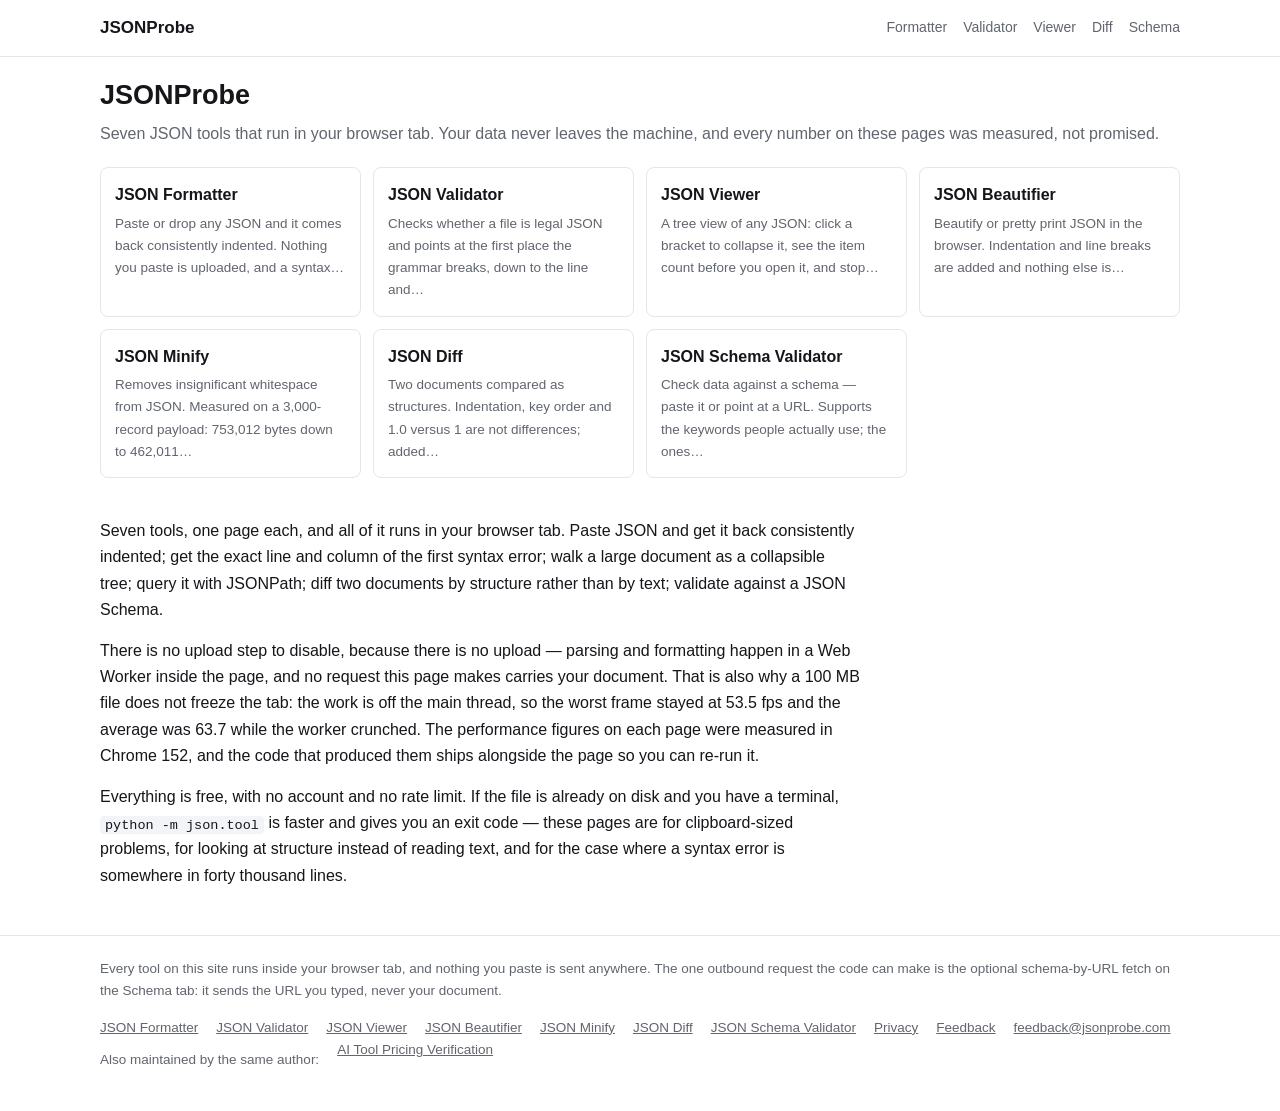
<file: index.html>
<!doctype html>
<html lang="en">
<head>
<meta charset="utf-8">
<meta name="viewport" content="width=device-width, initial-scale=1">
<title>JSONProbe — JSON Tools That Never Upload Your Data</title>
<meta name="description" content="Seven JSON tools that run in your browser tab. Your data never leaves the machine, and every number on these pages was measured, not promised.">
<meta property="og:type" content="website">
<meta property="og:site_name" content="JSONProbe">
<meta property="og:title" content="JSONProbe — JSON Tools That Never Upload Your Data">
<meta property="og:description" content="Seven JSON tools that run in your browser tab. Your data never leaves the machine, and every number on these pages was measured, not promised.">
<meta property="og:url" content="https://jsonprobe.com/">
<meta name="twitter:card" content="summary">
<link rel="icon" href="data:image/svg+xml,%3Csvg xmlns='http://www.w3.org/2000/svg' viewBox='0 0 32 32'%3E%3Crect width='32' height='32' rx='7' fill='%231d5cff'/%3E%3Ctext x='16' y='23' font-size='17' font-family='monospace' fill='%23fff' text-anchor='middle'%3E%7B%7D%3C/text%3E%3C/svg%3E">
<link rel="apple-touch-icon" href="/logo-192.png">
<meta property="og:image" content="https://jsonprobe.com/logo.png">
<meta name="twitter:image" content="https://jsonprobe.com/logo.png">
<link rel="canonical" href="https://jsonprobe.com/">
<link rel="stylesheet" href="/assets/style.css">
<script type="application/ld+json">{"@context":"https://schema.org","@type":"WebSite","name":"JSONProbe","url":"https://jsonprobe.com/","description":"Seven JSON tools that run in your browser tab. Your data never leaves the machine, and every number on these pages was measured, not promised."}</script>
</head>
<body>
<header class="site">
  <div class="wrap">
    <a class="brand" href="/">JSONProbe</a>
    <nav>
      <a href="/json-formatter/">Formatter</a>
      <a href="/json-validator/">Validator</a>
      <a href="/json-viewer/">Viewer</a>
      <a href="/json-diff/">Diff</a>
      <a href="/json-schema-validator/">Schema</a>
    </nav>
  </div>
</header>
<main class="wrap">
  <h1>JSONProbe</h1>
  <p class="lede">Seven JSON tools that run in your browser tab. Your data never leaves the machine, and every number on these pages was measured, not promised.</p>
  <div class="cards">
    <a class="card" href="/json-formatter/"><div class="t">JSON Formatter</div><div class="d">Paste or drop any JSON and it comes back consistently indented. Nothing you paste is uploaded, and a syntax…</div></a>
    <a class="card" href="/json-validator/"><div class="t">JSON Validator</div><div class="d">Checks whether a file is legal JSON and points at the first place the grammar breaks, down to the line and…</div></a>
    <a class="card" href="/json-viewer/"><div class="t">JSON Viewer</div><div class="d">A tree view of any JSON: click a bracket to collapse it, see the item count before you open it, and stop…</div></a>
    <a class="card" href="/json-beautifier/"><div class="t">JSON Beautifier</div><div class="d">Beautify or pretty print JSON in the browser. Indentation and line breaks are added and nothing else is…</div></a>
    <a class="card" href="/json-minify/"><div class="t">JSON Minify</div><div class="d">Removes insignificant whitespace from JSON. Measured on a 3,000-record payload: 753,012 bytes down to 462,011…</div></a>
    <a class="card" href="/json-diff/"><div class="t">JSON Diff</div><div class="d">Two documents compared as structures. Indentation, key order and 1.0 versus 1 are not differences; added…</div></a>
    <a class="card" href="/json-schema-validator/"><div class="t">JSON Schema Validator</div><div class="d">Check data against a schema — paste it or point at a URL. Supports the keywords people actually use; the ones…</div></a>
  </div>
  <div class="prose">
      <p>Seven tools, one page each, and all of it runs in your browser tab. Paste JSON and get it back consistently indented; get the exact line and column of the first syntax error; walk a large document as a collapsible tree; query it with JSONPath; diff two documents by structure rather than by text; validate against a JSON Schema.</p>
      <p>There is no upload step to disable, because there is no upload — parsing and formatting happen in a Web Worker inside the page, and no request this page makes carries your document. That is also why a 100 MB file does not freeze the tab: the work is off the main thread, so the worst frame stayed at 53.5 fps and the average was 63.7 while the worker crunched. The performance figures on each page were measured in Chrome 152, and the code that produced them ships alongside the page so you can re-run it.</p>
      <p>Everything is free, with no account and no rate limit. If the file is already on disk and you have a terminal, <code>python -m json.tool</code> is faster and gives you an exit code — these pages are for clipboard-sized problems, for looking at structure instead of reading text, and for the case where a syntax error is somewhere in forty thousand lines.</p>
  </div>

</main>
<footer class="site">
  <div class="wrap">
    <p>Every tool on this site runs inside your browser tab, and nothing you paste is sent anywhere. The one outbound request the code can make is the optional schema-by-URL fetch on the Schema tab: it sends the URL you typed, never your document.</p>
    <div class="row">
      <a href="/json-formatter/">JSON Formatter</a>
      <a href="/json-validator/">JSON Validator</a>
      <a href="/json-viewer/">JSON Viewer</a>
      <a href="/json-beautifier/">JSON Beautifier</a>
      <a href="/json-minify/">JSON Minify</a>
      <a href="/json-diff/">JSON Diff</a>
      <a href="/json-schema-validator/">JSON Schema Validator</a>
      <a href="/privacy/">Privacy</a>
<a href="https://github.com/george-poe/jsonprobe-com/issues/new?title=Feedback" target="_blank" rel="noopener">Feedback</a> <a href="mailto:feedback@jsonprobe.com?subject=Feedback">feedback@jsonprobe.com</a>
    </div>
    <div class="row">
      <span class="note">Also maintained by the same author:</span>
      <a href="https://verifiedprices.com" rel="noopener">AI Tool Pricing Verification</a>
    </div>
  </div>
</footer>
<script async src="https://pagead2.googlesyndication.com/pagead/js/adsbygoogle.js?client=ca-pub-8729073989846623" crossorigin="anonymous"></script>
<script>window.SITE_FEEDBACK={repo:"george-poe/jsonprobe-com",mail:"feedback@jsonprobe.com",site:"jsonprobe.com",built:"2026-10-02"};</script>

</body>
</html>
</file>
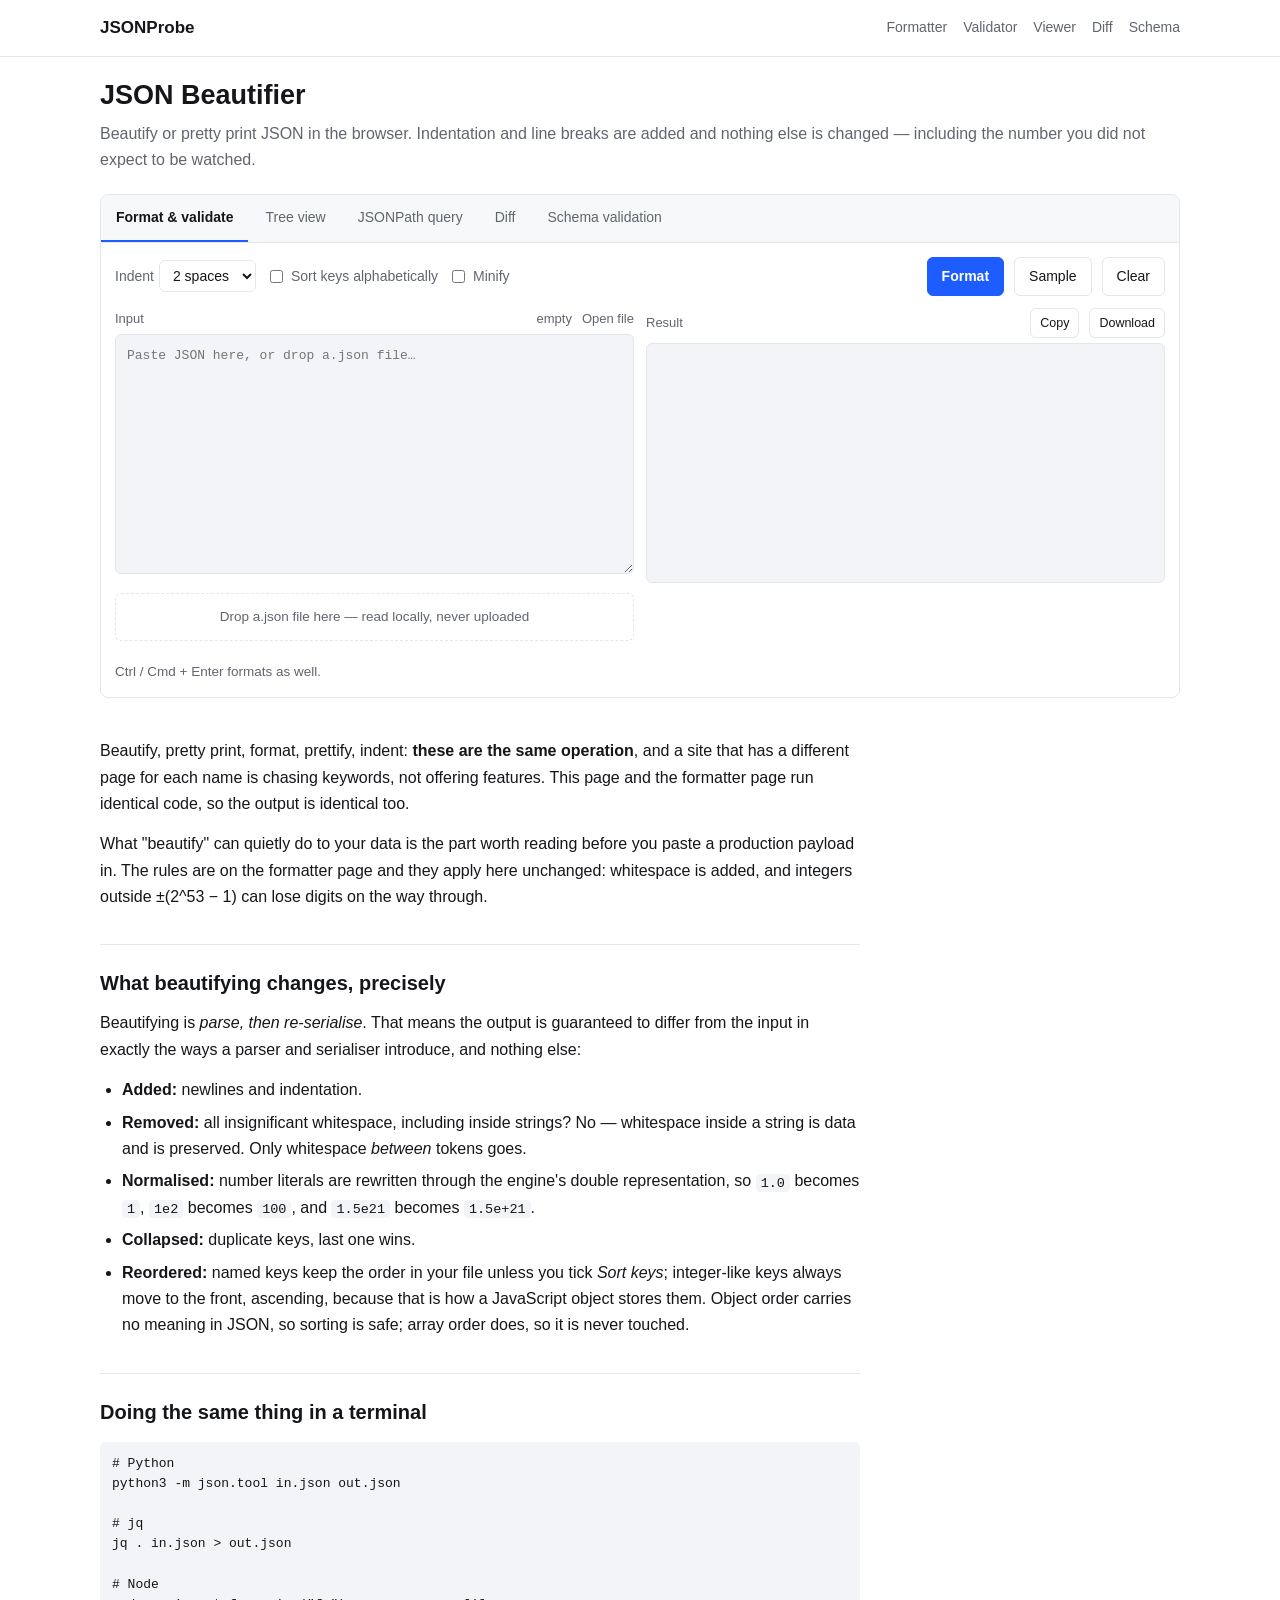
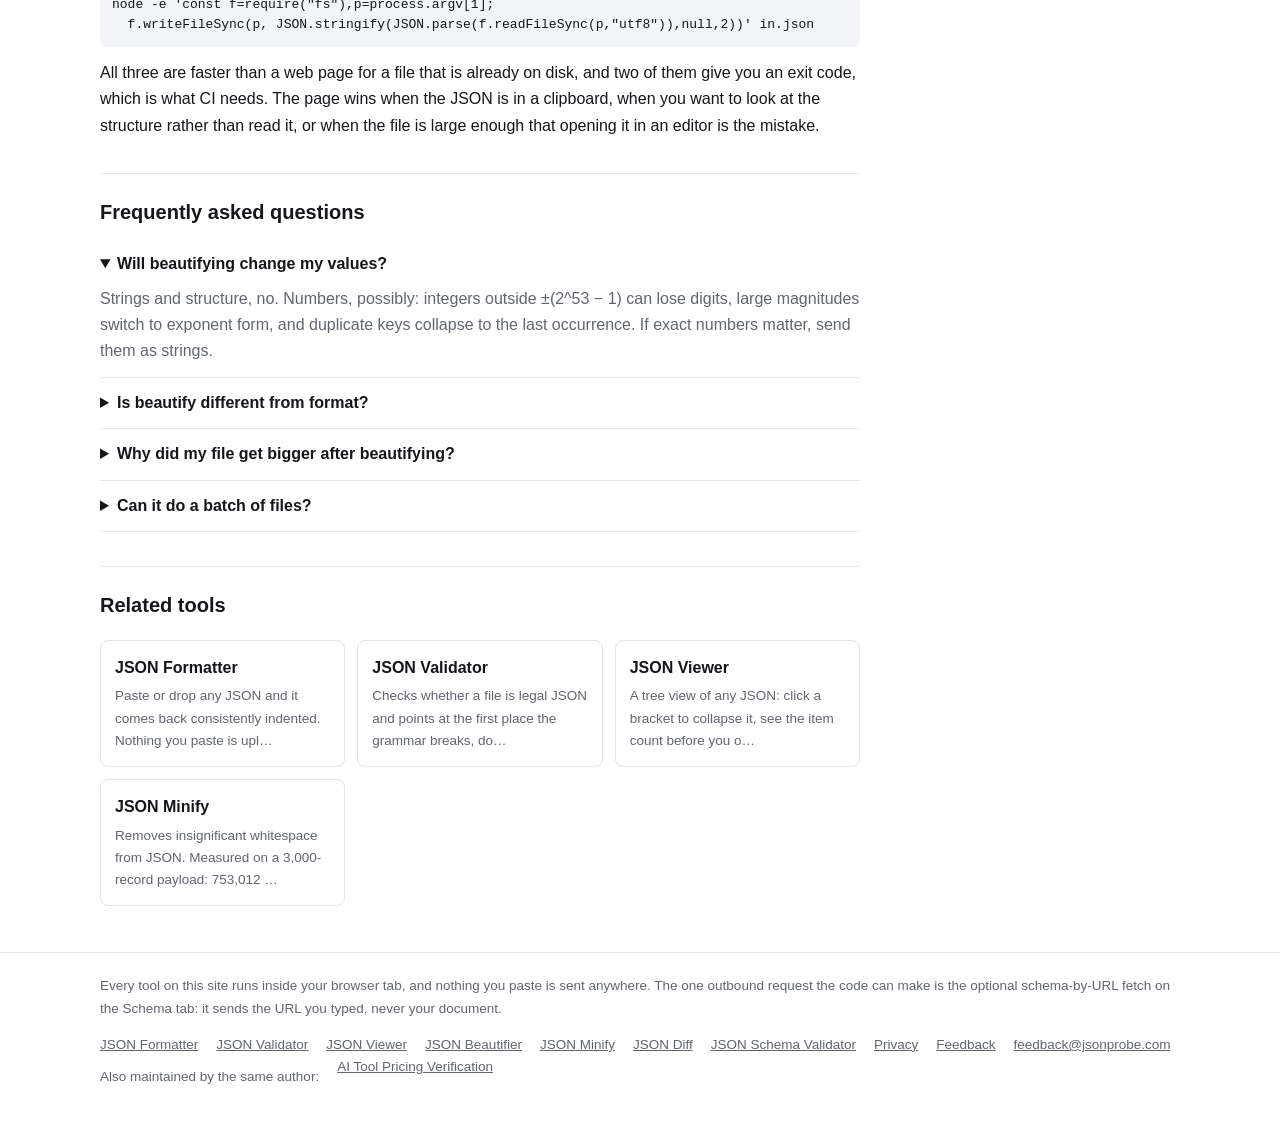
<file: json-beautifier/index.html>
<!doctype html>
<html lang="en">
<head>
<meta charset="utf-8">
<meta name="viewport" content="width=device-width, initial-scale=1">
<title>JSON Beautifier — Pretty Print, Data Untouched</title>
<meta name="description" content="Beautify or pretty print JSON in the browser. Indentation and line breaks are added and nothing else is changed — including the number you did not expect to b">
<meta property="og:type" content="website">
<meta property="og:site_name" content="JSONProbe">
<meta property="og:title" content="JSON Beautifier — Pretty Print, Data Untouched">
<meta property="og:description" content="Beautify or pretty print JSON in the browser. Indentation and line breaks are added and nothing else is changed — including the number you did not expect to b">
<meta property="og:url" content="https://jsonprobe.com/json-beautifier/">
<meta name="twitter:card" content="summary">
<link rel="icon" href="data:image/svg+xml,%3Csvg xmlns='http://www.w3.org/2000/svg' viewBox='0 0 32 32'%3E%3Crect width='32' height='32' rx='7' fill='%231d5cff'/%3E%3Ctext x='16' y='23' font-size='17' font-family='monospace' fill='%23fff' text-anchor='middle'%3E%7B%7D%3C/text%3E%3C/svg%3E">
<link rel="apple-touch-icon" href="/logo-192.png">
<meta property="og:image" content="https://jsonprobe.com/logo.png">
<meta name="twitter:image" content="https://jsonprobe.com/logo.png">
<link rel="canonical" href="https://jsonprobe.com/json-beautifier/">
<link rel="stylesheet" href="/assets/style.css">
<script type="application/ld+json">{"@context":"https://schema.org","@type":"WebApplication","name":"JSON Beautifier","url":"https://jsonprobe.com/json-beautifier/","applicationCategory":"DeveloperApplication","operatingSystem":"Any (browser-based)","browserRequirements":"Requires JavaScript. Runs entirely client-side.","description":"Beautify or pretty print JSON in the browser. Indentation and line breaks are added and nothing else is changed — including the number you did not expect to be watched.","offers":{"@type":"Offer","price":"0","priceCurrency":"USD"},"featureList":["JSON formatting with line/column error reporting","Web Worker processing for very large files","Collapsible tree view","JSONPath query","Structural JSON diff","JSON Schema (draft-07 subset) validation"]}</script>
<script type="application/ld+json">{"@context":"https://schema.org","@type":"FAQPage","mainEntity":[{"@type":"Question","name":"Will beautifying change my values?","acceptedAnswer":{"@type":"Answer","text":"Strings and structure, no. Numbers, possibly: integers outside ±(2^53 − 1) can lose digits, large magnitudes switch to exponent form, and duplicate keys collapse to the last occurrence. If exact numbers matter, send them as strings."}},{"@type":"Question","name":"Is beautify different from format?","acceptedAnswer":{"@type":"Answer","text":"No. Same operation, same output. Treat \"beautifier\", \"pretty printer\", \"prettifier\" and \"formatter\" as synonyms — on this site they literally share one implementation."}},{"@type":"Question","name":"Why did my file get bigger after beautifying?","acceptedAnswer":{"@type":"Answer","text":"Because it was minified, and indentation is bytes. A 2-space pretty print of a repetitive payload typically grows around 65% relative to the minified form — the inverse of the ~40% a minifier saves. Store and transmit minified; read pretty."}},{"@type":"Question","name":"Can it do a batch of files?","acceptedAnswer":{"@type":"Answer","text":"No — the page has no filesystem access beyond the files you drop on it, and dropping fifty files to have them processed one at a time is a worse answer than a two-line script. Use python -m json.tool in a loop."}}]}</script>
<script type="application/ld+json">{"@context":"https://schema.org","@type":"BreadcrumbList","itemListElement":[{"@type":"ListItem","position":1,"name":"JSONProbe","item":"https://jsonprobe.com/"},{"@type":"ListItem","position":2,"name":"JSON Beautifier","item":"https://jsonprobe.com/json-beautifier/"}]}</script>
</head>
<body>
<header class="site">
  <div class="wrap">
    <a class="brand" href="/">JSONProbe</a>
    <nav>
      <a href="/json-formatter/">Formatter</a>
      <a href="/json-validator/">Validator</a>
      <a href="/json-viewer/">Viewer</a>
      <a href="/json-diff/">Diff</a>
      <a href="/json-schema-validator/">Schema</a>
    </nav>
  </div>
</header>
<main class="wrap">
  <h1>JSON Beautifier</h1>
  <p class="lede">Beautify or pretty print JSON in the browser. Indentation and line breaks are added and nothing else is changed — including the number you did not expect to be watched.</p>




  <div class="tool">
    <div class="tabs" role="tablist">
      <button id="tab-format" role="tab" aria-selected="false">Format &amp; validate</button>
      <button id="tab-tree" role="tab" aria-selected="false">Tree view</button>
      <button id="tab-query" role="tab" aria-selected="false">JSONPath query</button>
      <button id="tab-diff" role="tab" aria-selected="false">Diff</button>
      <button id="tab-schema" role="tab" aria-selected="false">Schema validation</button>
    </div>

    <div class="panel">
      <div class="controls">
        <label>Indent
          <select id="opt-indent">
            <option value="2" selected>2 spaces</option>
            <option value="4">4 spaces</option>
            <option value="3">3 spaces</option>
            <option value="1">1 space</option>
            <option value="tab">Tab</option>
          </select>
        </label>
        <label><input type="checkbox" id="opt-sort"> Sort keys alphabetically</label>
        <label><input type="checkbox" id="opt-minify"> Minify</label>
        <span style="flex:1"></span>
        <button class="btn primary" id="btn-format">Format</button>
        <button class="btn" id="btn-sample">Sample</button>
        <button class="btn" id="btn-clear">Clear</button>
      </div>

      <!-- ── Format &amp; validate ── -->
      <div id="panel-format">
        <div class="grid2">
          <div class="io">
            <div class="io-head"><span>Input</span><span class="grow"></span>
              <span id="input-info">empty</span>
              <label class="btn tiny" style="cursor:pointer">Open file
                <input type="file" id="file" accept=".json,.txt,application/json" hidden>
              </label>
            </div>
            <textarea id="input" spellcheck="false" autocomplete="off" autocapitalize="off"
              placeholder='Paste JSON here, or drop a.json file…'></textarea>
            <div class="drop" id="drop">Drop a.json file here — read locally, never uploaded</div>
          </div>
          <div class="io">
            <div class="io-head"><span>Result</span><span class="grow"></span>
              <button class="btn tiny" id="btn-copy">Copy</button>
              <button class="btn tiny" id="btn-download">Download</button>
            </div>
            <pre class="outbox" id="output"></pre>
          </div>
        </div>
        <div class="errbox" id="error" hidden></div>
        <div class="stats" id="stats" hidden></div>
        <p class="note">Ctrl / Cmd + Enter formats as well.</p>
      </div>

      <!-- ── Tree view ── -->
      <div id="panel-tree" hidden>
        <p class="note">Click any <code>{ }</code> or <code>[ ]</code> to collapse or expand it. The number beside a bracket is its item count, so an empty array is obvious at a glance. Rendering stops at 5,000 nodes.</p>
        <div id="tree"><p class="note">Paste JSON into the Format &amp; validate tab first.</p></div>
      </div>

      <!-- ── JSONPath ── -->
      <div id="panel-query" hidden>
        <div class="controls">
          <input type="text" id="path" value="$..id" spellcheck="false">
          <button class="btn primary" id="btn-query">Run query</button>
        </div>
        <div class="try">
          Try:
          <button class="btn tiny" data-path="$.user.name">$.user.name</button>
          <button class="btn tiny" data-path="$..id">$..id (every id, recursively)</button>
          <button class="btn tiny" data-path="$.orders[*].total">$.orders[*].total</button>
          <button class="btn tiny" data-path="$">$ (the whole document)</button>
        </div>
        <pre class="outbox" id="query-result" style="margin-top:12px"></pre>
        <p class="note">Supported: <code>$</code>, <code>.key</code>, <code>..key</code> (recursive descent), <code>[0]</code> and <code>[*]</code>. That is the subset developers actually use, not the whole JSONPath grammar.</p>
      </div>

      <!-- ── Diff ── -->
      <div id="panel-diff" hidden>
        <div class="grid2">
          <div class="io">
            <div class="io-head"><span>Left (before)</span></div>
            <textarea id="diff-a" spellcheck="false" placeholder='{"a": 1}'></textarea>
          </div>
          <div class="io">
            <div class="io-head"><span>Right (after)</span></div>
            <textarea id="diff-b" spellcheck="false" placeholder='{"a": 2, "b": 3}'></textarea>
          </div>
        </div>
        <div class="controls" style="margin-top:12px"><button class="btn primary" id="btn-diff">Compare</button></div>
        <pre class="outbox" id="diff-result"></pre>
        <p class="note">Compared <strong>structurally</strong>, not as text. Indentation, key order and <code>1.0</code> vs <code>1</code> are not reported as differences.</p>
      </div>

      <!-- ── Schema ── -->
      <div id="panel-schema" hidden>
        <div class="io">
          <div class="io-head"><span>JSON Schema — a draft-07 subset, or an http(s) URL</span></div>
          <textarea id="schema-src" spellcheck="false" placeholder='{"type":"object","required":["name"],"properties":{"name":{"type":"string"}}}'>
          </textarea>
        </div>
        <div class="controls" style="margin-top:12px">
          <button class="btn primary" id="btn-schema">Validate the JSON above</button>
        </div>
        <pre class="outbox" id="schema-result"></pre>
        <p class="note">The data comes from the input box on the Format &amp; validate tab. Supported: <code>type</code>, <code>required</code>, <code>properties</code>, <code>items</code>, <code>enum</code>, <code>const</code>, numeric bounds, string length and pattern, array length and uniqueness, and <code>additionalProperties</code>. Not supported yet: <code>$ref</code>, <code>allOf</code>/<code>anyOf</code>/<code>oneOf</code> and <code>format</code>.</p>
      </div>
    </div>
  </div>

  <div class="prose">
      <p>Beautify, pretty print, format, prettify, indent: <strong>these are the same operation</strong>, and a site that has a different page for each name is chasing keywords, not offering features. This page and the formatter page run identical code, so the output is identical too.</p>
      <p>What "beautify" can quietly do to your data is the part worth reading before you paste a production payload in. The rules are on the formatter page and they apply here unchanged: whitespace is added, and integers outside ±(2^53 − 1) can lose digits on the way through.</p>
    <h2>What beautifying changes, precisely</h2>
    <p>Beautifying is <em>parse, then re-serialise</em>. That means the
output is guaranteed to differ from the input in exactly the ways a parser and serialiser
introduce, and nothing else:</p>
<ul>
<li><strong>Added:</strong> newlines and indentation.</li>
<li><strong>Removed:</strong> all insignificant whitespace, including inside strings? No —
whitespace inside a string is data and is preserved. Only whitespace <em>between</em>
tokens goes.</li>
<li><strong>Normalised:</strong> number literals are rewritten through the engine's double
representation, so <code>1.0</code> becomes <code>1</code>, <code>1e2</code> becomes
<code>100</code>, and <code>1.5e21</code> becomes <code>1.5e+21</code>.</li>
<li><strong>Collapsed:</strong> duplicate keys, last one wins.</li>
<li><strong>Reordered:</strong> named keys keep the order in your file unless you tick <em>Sort keys</em>; integer-like keys always move to the front, ascending, because that is how a JavaScript object stores them. Object order carries no meaning in JSON, so sorting is safe; array order does, so it is never touched.</li>
</ul>
    <h2>Doing the same thing in a terminal</h2>
    <pre># Python
python3 -m json.tool in.json out.json

# jq
jq . in.json > out.json

# Node
node -e 'const f=require("fs"),p=process.argv[1];
  f.writeFileSync(p, JSON.stringify(JSON.parse(f.readFileSync(p,"utf8")),null,2))' in.json</pre>
<p>All three are faster than a web page for a file that is already on disk, and two of
them give you an exit code, which is what CI needs. The page wins when the JSON is in a
clipboard, when you want to look at the structure rather than read it, or when the file is
large enough that opening it in an editor is the mistake.</p>
    <h2>Frequently asked questions</h2>
    <details class="faq" open>
      <summary>Will beautifying change my values?</summary>
      <p>Strings and structure, no. Numbers, possibly: integers outside ±(2^53 − 1) can lose digits, large magnitudes switch to exponent form, and duplicate keys collapse to the last occurrence. If exact numbers matter, send them as strings.</p>
    </details>
    <details class="faq">
      <summary>Is beautify different from format?</summary>
      <p>No. Same operation, same output. Treat "beautifier", "pretty printer", "prettifier" and "formatter" as synonyms — on this site they literally share one implementation.</p>
    </details>
    <details class="faq">
      <summary>Why did my file get bigger after beautifying?</summary>
      <p>Because it was minified, and indentation is bytes. A 2-space pretty print of a repetitive payload typically grows around 65% relative to the minified form — the inverse of the ~40% a minifier saves. Store and transmit minified; read pretty.</p>
    </details>
    <details class="faq">
      <summary>Can it do a batch of files?</summary>
      <p>No — the page has no filesystem access beyond the files you drop on it, and dropping fifty files to have them processed one at a time is a worse answer than a two-line script. Use <code>python -m json.tool</code> in a loop.</p>
    </details>
    <h2>Related tools</h2>
    <div class="cards">
      <a class="card" href="/json-formatter/"><div class="t">JSON Formatter</div><div class="d">Paste or drop any JSON and it comes back consistently indented. Nothing you paste is upl…</div></a>
      <a class="card" href="/json-validator/"><div class="t">JSON Validator</div><div class="d">Checks whether a file is legal JSON and points at the first place the grammar breaks, do…</div></a>
      <a class="card" href="/json-viewer/"><div class="t">JSON Viewer</div><div class="d">A tree view of any JSON: click a bracket to collapse it, see the item count before you o…</div></a>
      <a class="card" href="/json-minify/"><div class="t">JSON Minify</div><div class="d">Removes insignificant whitespace from JSON. Measured on a 3,000-record payload: 753,012 …</div></a>
    </div>
  </div>

</main>
<footer class="site">
  <div class="wrap">
    <p>Every tool on this site runs inside your browser tab, and nothing you paste is sent anywhere. The one outbound request the code can make is the optional schema-by-URL fetch on the Schema tab: it sends the URL you typed, never your document.</p>
    <div class="row">
      <a href="/json-formatter/">JSON Formatter</a>
      <a href="/json-validator/">JSON Validator</a>
      <a href="/json-viewer/">JSON Viewer</a>
      <a href="/json-beautifier/">JSON Beautifier</a>
      <a href="/json-minify/">JSON Minify</a>
      <a href="/json-diff/">JSON Diff</a>
      <a href="/json-schema-validator/">JSON Schema Validator</a>
      <a href="/privacy/">Privacy</a>
<a href="https://github.com/george-poe/jsonprobe-com/issues/new?title=Feedback" target="_blank" rel="noopener">Feedback</a> <a href="mailto:feedback@jsonprobe.com?subject=Feedback">feedback@jsonprobe.com</a>
    </div>
    <div class="row">
      <span class="note">Also maintained by the same author:</span>
      <a href="https://verifiedprices.com" rel="noopener">AI Tool Pricing Verification</a>
    </div>
  </div>
</footer>
<script>window.JSON_TOOLS_DEFAULT_TAB="format";</script>
<script async src="https://pagead2.googlesyndication.com/pagead/js/adsbygoogle.js?client=ca-pub-8729073989846623" crossorigin="anonymous"></script>
<script>window.SITE_FEEDBACK={repo:"george-poe/jsonprobe-com",mail:"feedback@jsonprobe.com",site:"jsonprobe.com",built:"2026-10-02"};</script>
<script src="/assets/engine.js"></script>
<script src="/assets/app.js"></script>

</body>
</html>
</file>
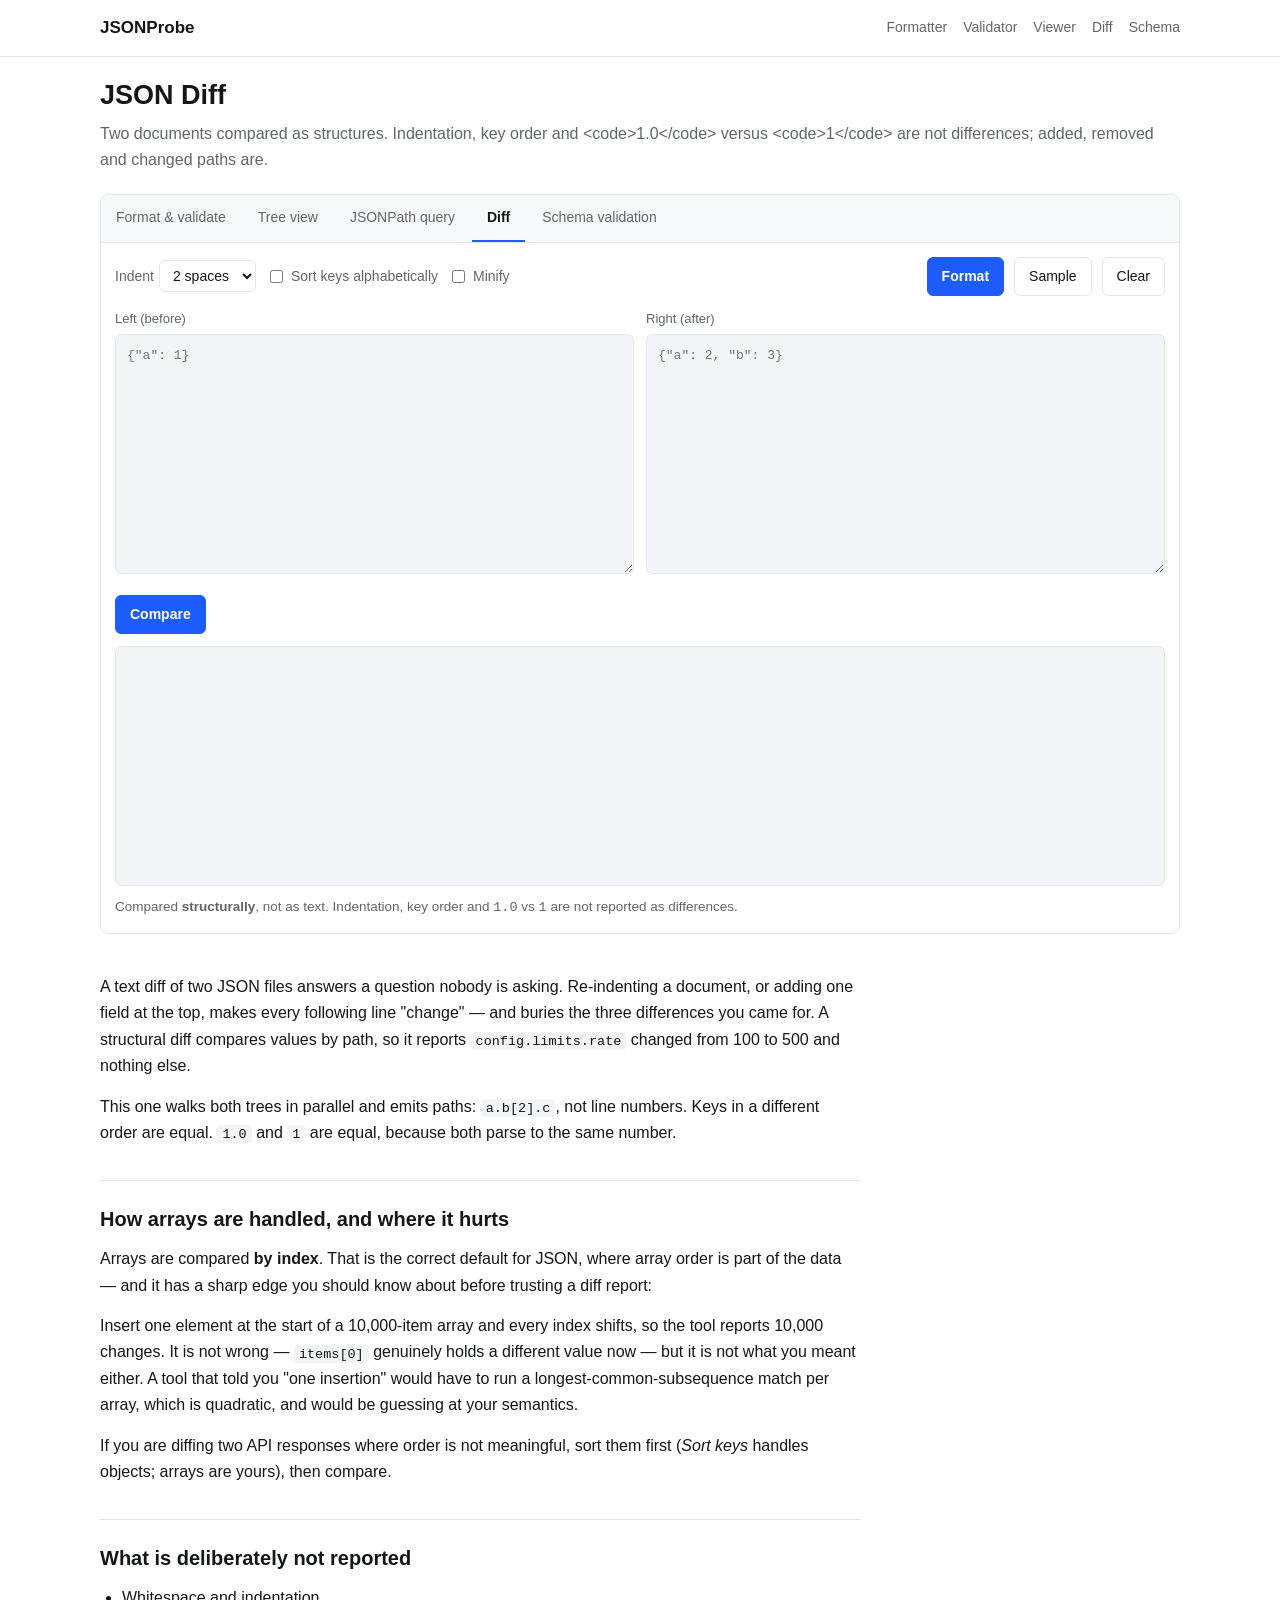
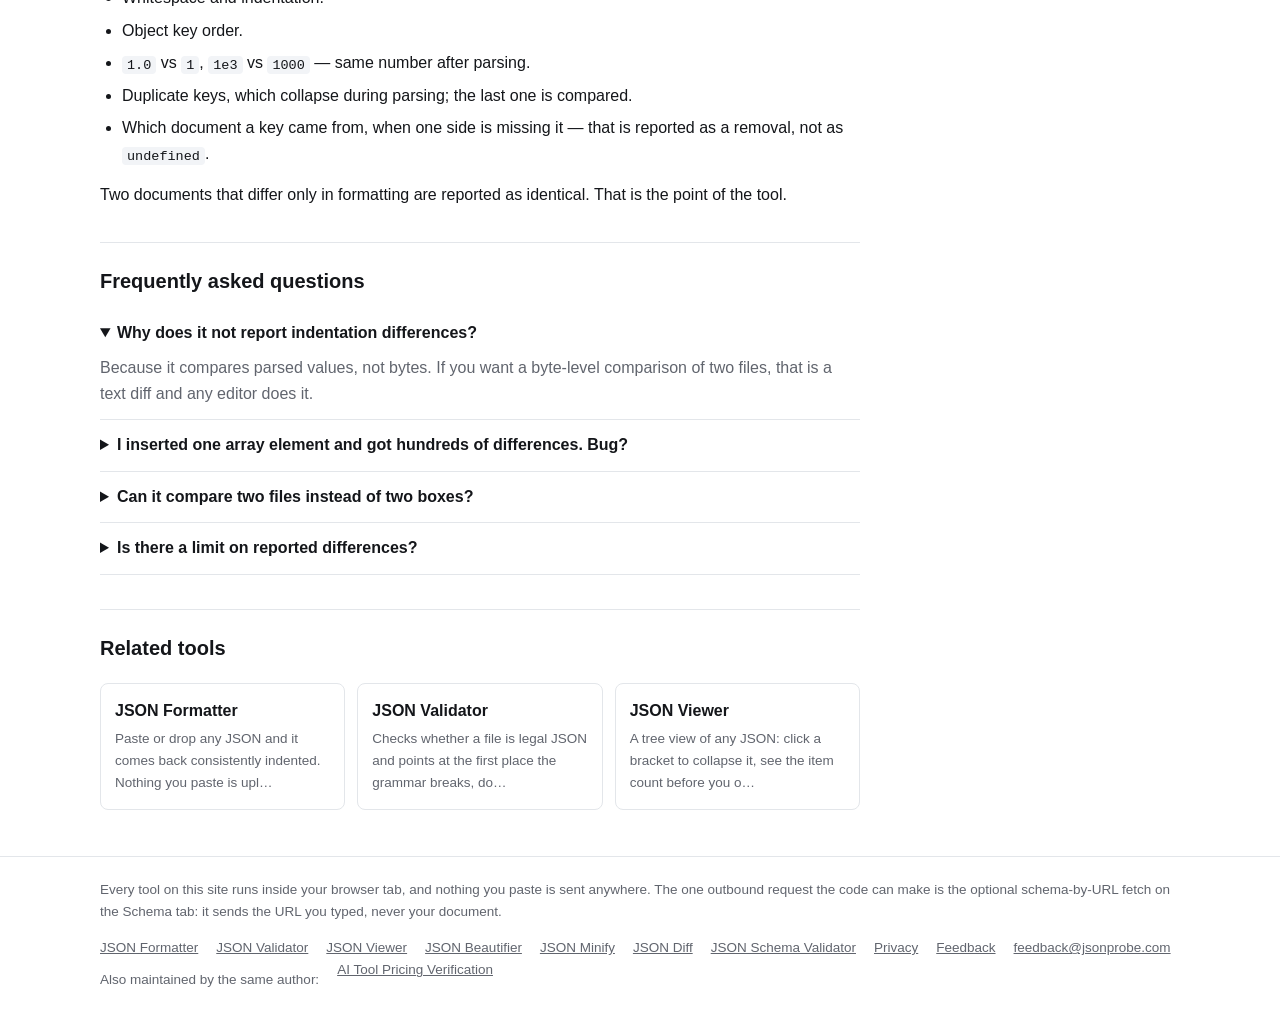
<file: json-diff/index.html>
<!doctype html>
<html lang="en">
<head>
<meta charset="utf-8">
<meta name="viewport" content="width=device-width, initial-scale=1">
<title>JSON Diff — Compare Structure, Not Text</title>
<meta name="description" content="Two documents compared as structures. Indentation, key order and 1.0 versus 1 are not differences; added, removed and changed paths are.">
<meta property="og:type" content="website">
<meta property="og:site_name" content="JSONProbe">
<meta property="og:title" content="JSON Diff — Compare Structure, Not Text">
<meta property="og:description" content="Two documents compared as structures. Indentation, key order and 1.0 versus 1 are not differences; added, removed and changed paths are.">
<meta property="og:url" content="https://jsonprobe.com/json-diff/">
<meta name="twitter:card" content="summary">
<link rel="icon" href="data:image/svg+xml,%3Csvg xmlns='http://www.w3.org/2000/svg' viewBox='0 0 32 32'%3E%3Crect width='32' height='32' rx='7' fill='%231d5cff'/%3E%3Ctext x='16' y='23' font-size='17' font-family='monospace' fill='%23fff' text-anchor='middle'%3E%7B%7D%3C/text%3E%3C/svg%3E">
<link rel="apple-touch-icon" href="/logo-192.png">
<meta property="og:image" content="https://jsonprobe.com/logo.png">
<meta name="twitter:image" content="https://jsonprobe.com/logo.png">
<link rel="canonical" href="https://jsonprobe.com/json-diff/">
<link rel="stylesheet" href="/assets/style.css">
<script type="application/ld+json">{"@context":"https://schema.org","@type":"WebApplication","name":"JSON Diff","url":"https://jsonprobe.com/json-diff/","applicationCategory":"DeveloperApplication","operatingSystem":"Any (browser-based)","browserRequirements":"Requires JavaScript. Runs entirely client-side.","description":"Two documents compared as structures. Indentation, key order and 1.0 versus 1 are not differences; added, removed and changed paths are.","offers":{"@type":"Offer","price":"0","priceCurrency":"USD"},"featureList":["JSON formatting with line/column error reporting","Web Worker processing for very large files","Collapsible tree view","JSONPath query","Structural JSON diff","JSON Schema (draft-07 subset) validation"]}</script>
<script type="application/ld+json">{"@context":"https://schema.org","@type":"FAQPage","mainEntity":[{"@type":"Question","name":"Why does it not report indentation differences?","acceptedAnswer":{"@type":"Answer","text":"Because it compares parsed values, not bytes. If you want a byte-level comparison of two files, that is a text diff and any editor does it."}},{"@type":"Question","name":"I inserted one array element and got hundreds of differences. Bug?","acceptedAnswer":{"@type":"Answer","text":"No — arrays are matched by index, so an insertion shifts everything after it. The report is accurate about values at paths; it just is not describing your intent. Sort or align the arrays first if order is not meaningful to you."}},{"@type":"Question","name":"Can it compare two files instead of two boxes?","acceptedAnswer":{"@type":"Answer","text":"Not onto the diff boxes — only the Format panel has a drop target, and both diff sides are paste-only. Drop the file into Format, copy the result, paste it here. There is no directory or repository mode; for a folder of JSON, use a text diff with a JSON-aware formatter in the pipeline."}},{"@type":"Question","name":"Is there a limit on reported differences?","acceptedAnswer":{"@type":"Answer","text":"The comparison is complete and so is the display: nothing is silently dropped, which means a 10,000-difference result is a long page. The count at the top is the true total."}}]}</script>
<script type="application/ld+json">{"@context":"https://schema.org","@type":"BreadcrumbList","itemListElement":[{"@type":"ListItem","position":1,"name":"JSONProbe","item":"https://jsonprobe.com/"},{"@type":"ListItem","position":2,"name":"JSON Diff","item":"https://jsonprobe.com/json-diff/"}]}</script>
</head>
<body>
<header class="site">
  <div class="wrap">
    <a class="brand" href="/">JSONProbe</a>
    <nav>
      <a href="/json-formatter/">Formatter</a>
      <a href="/json-validator/">Validator</a>
      <a href="/json-viewer/">Viewer</a>
      <a href="/json-diff/">Diff</a>
      <a href="/json-schema-validator/">Schema</a>
    </nav>
  </div>
</header>
<main class="wrap">
  <h1>JSON Diff</h1>
  <p class="lede">Two documents compared as structures. Indentation, key order and &lt;code&gt;1.0&lt;/code&gt; versus &lt;code&gt;1&lt;/code&gt; are not differences; added, removed and changed paths are.</p>




  <div class="tool">
    <div class="tabs" role="tablist">
      <button id="tab-format" role="tab" aria-selected="false">Format &amp; validate</button>
      <button id="tab-tree" role="tab" aria-selected="false">Tree view</button>
      <button id="tab-query" role="tab" aria-selected="false">JSONPath query</button>
      <button id="tab-diff" role="tab" aria-selected="false">Diff</button>
      <button id="tab-schema" role="tab" aria-selected="false">Schema validation</button>
    </div>

    <div class="panel">
      <div class="controls">
        <label>Indent
          <select id="opt-indent">
            <option value="2" selected>2 spaces</option>
            <option value="4">4 spaces</option>
            <option value="3">3 spaces</option>
            <option value="1">1 space</option>
            <option value="tab">Tab</option>
          </select>
        </label>
        <label><input type="checkbox" id="opt-sort"> Sort keys alphabetically</label>
        <label><input type="checkbox" id="opt-minify"> Minify</label>
        <span style="flex:1"></span>
        <button class="btn primary" id="btn-format">Format</button>
        <button class="btn" id="btn-sample">Sample</button>
        <button class="btn" id="btn-clear">Clear</button>
      </div>

      <!-- ── Format &amp; validate ── -->
      <div id="panel-format">
        <div class="grid2">
          <div class="io">
            <div class="io-head"><span>Input</span><span class="grow"></span>
              <span id="input-info">empty</span>
              <label class="btn tiny" style="cursor:pointer">Open file
                <input type="file" id="file" accept=".json,.txt,application/json" hidden>
              </label>
            </div>
            <textarea id="input" spellcheck="false" autocomplete="off" autocapitalize="off"
              placeholder='Paste JSON here, or drop a.json file…'></textarea>
            <div class="drop" id="drop">Drop a.json file here — read locally, never uploaded</div>
          </div>
          <div class="io">
            <div class="io-head"><span>Result</span><span class="grow"></span>
              <button class="btn tiny" id="btn-copy">Copy</button>
              <button class="btn tiny" id="btn-download">Download</button>
            </div>
            <pre class="outbox" id="output"></pre>
          </div>
        </div>
        <div class="errbox" id="error" hidden></div>
        <div class="stats" id="stats" hidden></div>
        <p class="note">Ctrl / Cmd + Enter formats as well.</p>
      </div>

      <!-- ── Tree view ── -->
      <div id="panel-tree" hidden>
        <p class="note">Click any <code>{ }</code> or <code>[ ]</code> to collapse or expand it. The number beside a bracket is its item count, so an empty array is obvious at a glance. Rendering stops at 5,000 nodes.</p>
        <div id="tree"><p class="note">Paste JSON into the Format &amp; validate tab first.</p></div>
      </div>

      <!-- ── JSONPath ── -->
      <div id="panel-query" hidden>
        <div class="controls">
          <input type="text" id="path" value="$..id" spellcheck="false">
          <button class="btn primary" id="btn-query">Run query</button>
        </div>
        <div class="try">
          Try:
          <button class="btn tiny" data-path="$.user.name">$.user.name</button>
          <button class="btn tiny" data-path="$..id">$..id (every id, recursively)</button>
          <button class="btn tiny" data-path="$.orders[*].total">$.orders[*].total</button>
          <button class="btn tiny" data-path="$">$ (the whole document)</button>
        </div>
        <pre class="outbox" id="query-result" style="margin-top:12px"></pre>
        <p class="note">Supported: <code>$</code>, <code>.key</code>, <code>..key</code> (recursive descent), <code>[0]</code> and <code>[*]</code>. That is the subset developers actually use, not the whole JSONPath grammar.</p>
      </div>

      <!-- ── Diff ── -->
      <div id="panel-diff" hidden>
        <div class="grid2">
          <div class="io">
            <div class="io-head"><span>Left (before)</span></div>
            <textarea id="diff-a" spellcheck="false" placeholder='{"a": 1}'></textarea>
          </div>
          <div class="io">
            <div class="io-head"><span>Right (after)</span></div>
            <textarea id="diff-b" spellcheck="false" placeholder='{"a": 2, "b": 3}'></textarea>
          </div>
        </div>
        <div class="controls" style="margin-top:12px"><button class="btn primary" id="btn-diff">Compare</button></div>
        <pre class="outbox" id="diff-result"></pre>
        <p class="note">Compared <strong>structurally</strong>, not as text. Indentation, key order and <code>1.0</code> vs <code>1</code> are not reported as differences.</p>
      </div>

      <!-- ── Schema ── -->
      <div id="panel-schema" hidden>
        <div class="io">
          <div class="io-head"><span>JSON Schema — a draft-07 subset, or an http(s) URL</span></div>
          <textarea id="schema-src" spellcheck="false" placeholder='{"type":"object","required":["name"],"properties":{"name":{"type":"string"}}}'>
          </textarea>
        </div>
        <div class="controls" style="margin-top:12px">
          <button class="btn primary" id="btn-schema">Validate the JSON above</button>
        </div>
        <pre class="outbox" id="schema-result"></pre>
        <p class="note">The data comes from the input box on the Format &amp; validate tab. Supported: <code>type</code>, <code>required</code>, <code>properties</code>, <code>items</code>, <code>enum</code>, <code>const</code>, numeric bounds, string length and pattern, array length and uniqueness, and <code>additionalProperties</code>. Not supported yet: <code>$ref</code>, <code>allOf</code>/<code>anyOf</code>/<code>oneOf</code> and <code>format</code>.</p>
      </div>
    </div>
  </div>

  <div class="prose">
      <p>A text diff of two JSON files answers a question nobody is asking. Re-indenting a document, or adding one field at the top, makes every following line "change" — and buries the three differences you came for. A structural diff compares values by path, so it reports <code>config.limits.rate</code> changed from 100 to 500 and nothing else.</p>
      <p>This one walks both trees in parallel and emits paths: <code>a.b[2].c</code>, not line numbers. Keys in a different order are equal. <code>1.0</code> and <code>1</code> are equal, because both parse to the same number.</p>
    <h2>How arrays are handled, and where it hurts</h2>
    <p>Arrays are compared <strong>by index</strong>. That is the correct
default for JSON, where array order is part of the data — and it has a sharp edge you
should know about before trusting a diff report:</p>
<p>Insert one element at the start of a 10,000-item array and every index shifts, so the
tool reports 10,000 changes. It is not wrong — <code>items[0]</code> genuinely holds a
different value now — but it is not what you meant either. A tool that told you
"one insertion" would have to run a longest-common-subsequence match per array, which is
quadratic, and would be guessing at your semantics.</p>
<p>If you are diffing two API responses where order is not meaningful, sort them first
(<em>Sort keys</em> handles objects; arrays are yours), then compare.</p>
    <h2>What is deliberately not reported</h2>
    <ul>
<li>Whitespace and indentation.</li>
<li>Object key order.</li>
<li><code>1.0</code> vs <code>1</code>, <code>1e3</code> vs <code>1000</code> — same number
after parsing.</li>
<li>Duplicate keys, which collapse during parsing; the last one is compared.</li>
<li>Which document a key came from, when one side is missing it — that is reported as a
removal, not as <code>undefined</code>.</li>
</ul>
<p>Two documents that differ only in formatting are reported as identical. That is the
point of the tool.</p>
    <h2>Frequently asked questions</h2>
    <details class="faq" open>
      <summary>Why does it not report indentation differences?</summary>
      <p>Because it compares parsed values, not bytes. If you want a byte-level comparison of two files, that is a text diff and any editor does it.</p>
    </details>
    <details class="faq">
      <summary>I inserted one array element and got hundreds of differences. Bug?</summary>
      <p>No — arrays are matched by index, so an insertion shifts everything after it. The report is accurate about values at paths; it just is not describing your intent. Sort or align the arrays first if order is not meaningful to you.</p>
    </details>
    <details class="faq">
      <summary>Can it compare two files instead of two boxes?</summary>
      <p>Not onto the diff boxes — only the Format panel has a drop target, and both diff sides are paste-only. Drop the file into Format, copy the result, paste it here. There is no directory or repository mode; for a folder of JSON, use a text diff with a JSON-aware formatter in the pipeline.</p>
    </details>
    <details class="faq">
      <summary>Is there a limit on reported differences?</summary>
      <p>The comparison is complete and so is the display: nothing is silently dropped, which means a 10,000-difference result is a long page. The count at the top is the true total.</p>
    </details>
    <h2>Related tools</h2>
    <div class="cards">
      <a class="card" href="/json-formatter/"><div class="t">JSON Formatter</div><div class="d">Paste or drop any JSON and it comes back consistently indented. Nothing you paste is upl…</div></a>
      <a class="card" href="/json-validator/"><div class="t">JSON Validator</div><div class="d">Checks whether a file is legal JSON and points at the first place the grammar breaks, do…</div></a>
      <a class="card" href="/json-viewer/"><div class="t">JSON Viewer</div><div class="d">A tree view of any JSON: click a bracket to collapse it, see the item count before you o…</div></a>
    </div>
  </div>

</main>
<footer class="site">
  <div class="wrap">
    <p>Every tool on this site runs inside your browser tab, and nothing you paste is sent anywhere. The one outbound request the code can make is the optional schema-by-URL fetch on the Schema tab: it sends the URL you typed, never your document.</p>
    <div class="row">
      <a href="/json-formatter/">JSON Formatter</a>
      <a href="/json-validator/">JSON Validator</a>
      <a href="/json-viewer/">JSON Viewer</a>
      <a href="/json-beautifier/">JSON Beautifier</a>
      <a href="/json-minify/">JSON Minify</a>
      <a href="/json-diff/">JSON Diff</a>
      <a href="/json-schema-validator/">JSON Schema Validator</a>
      <a href="/privacy/">Privacy</a>
<a href="https://github.com/george-poe/jsonprobe-com/issues/new?title=Feedback" target="_blank" rel="noopener">Feedback</a> <a href="mailto:feedback@jsonprobe.com?subject=Feedback">feedback@jsonprobe.com</a>
    </div>
    <div class="row">
      <span class="note">Also maintained by the same author:</span>
      <a href="https://verifiedprices.com" rel="noopener">AI Tool Pricing Verification</a>
    </div>
  </div>
</footer>
<script>window.JSON_TOOLS_DEFAULT_TAB="diff";</script>
<script async src="https://pagead2.googlesyndication.com/pagead/js/adsbygoogle.js?client=ca-pub-8729073989846623" crossorigin="anonymous"></script>
<script>window.SITE_FEEDBACK={repo:"george-poe/jsonprobe-com",mail:"feedback@jsonprobe.com",site:"jsonprobe.com",built:"2026-10-02"};</script>
<script src="/assets/engine.js"></script>
<script src="/assets/app.js"></script>

</body>
</html>
</file>
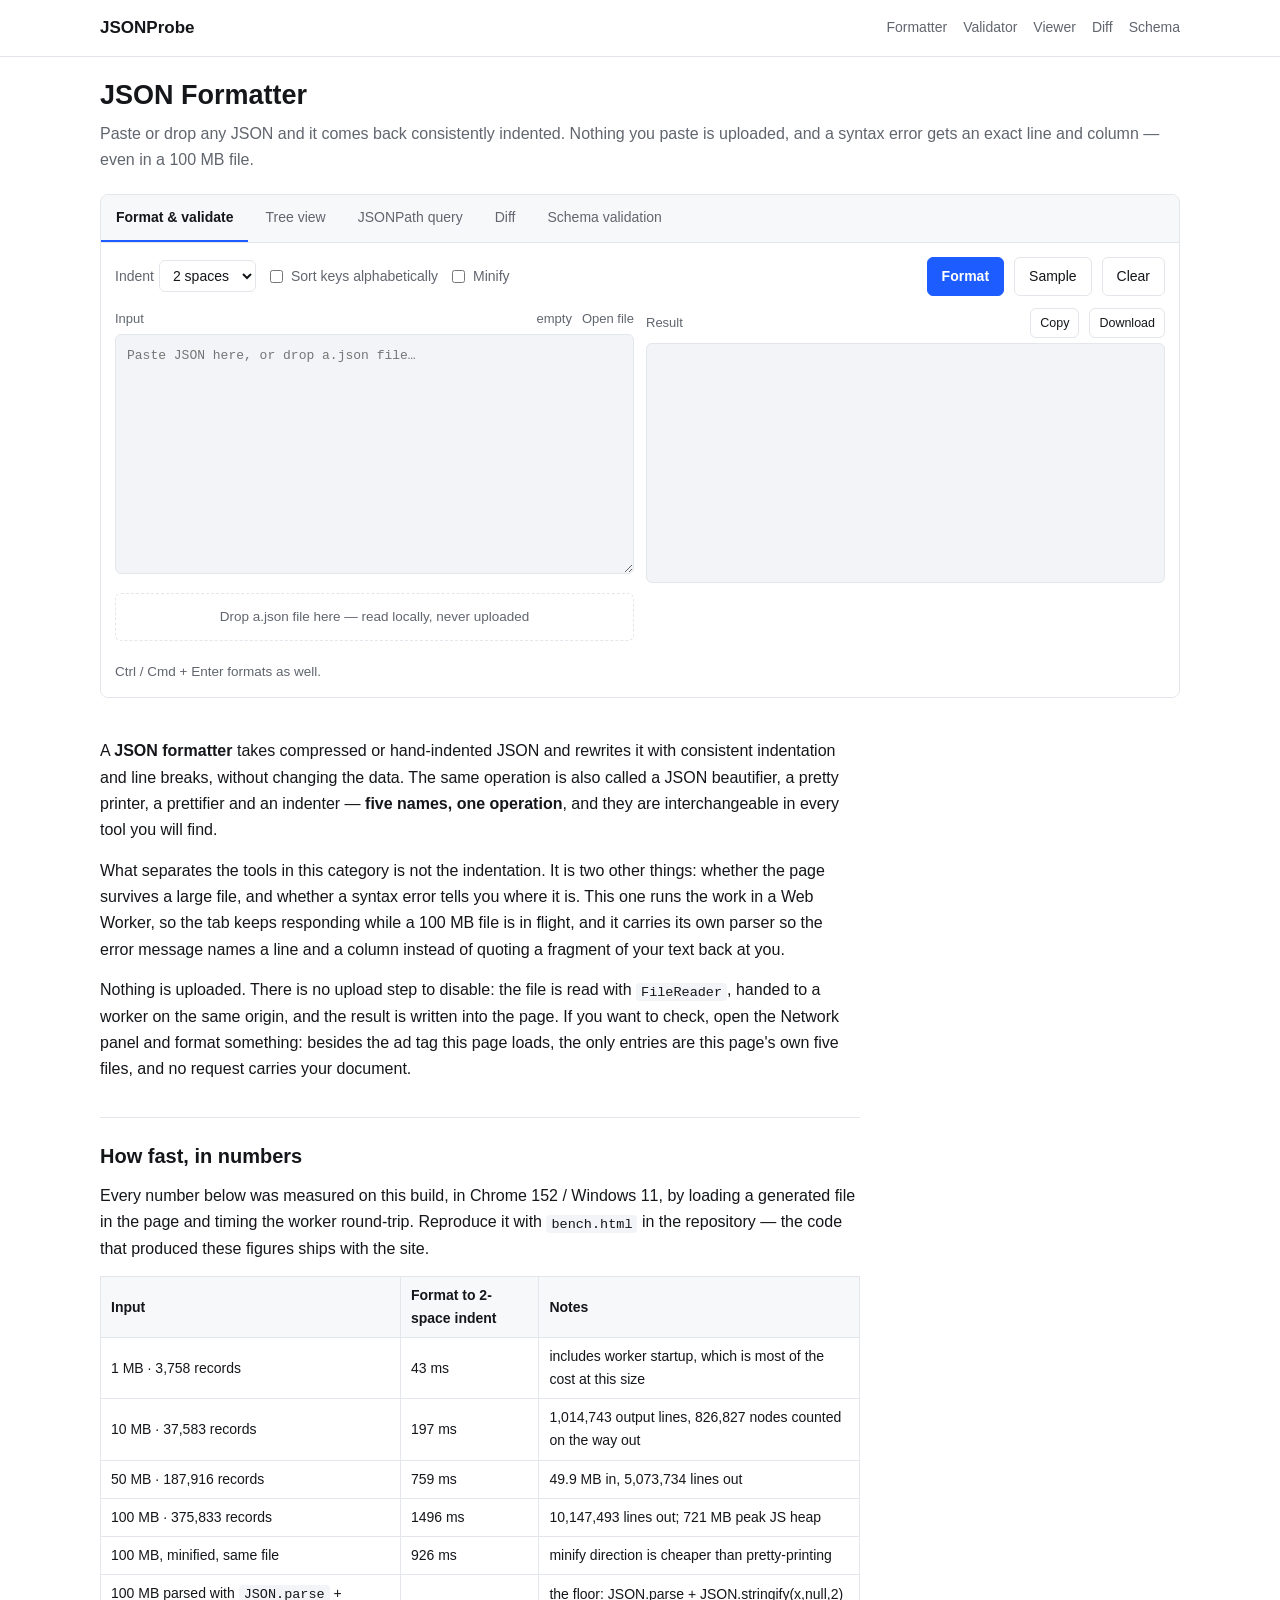
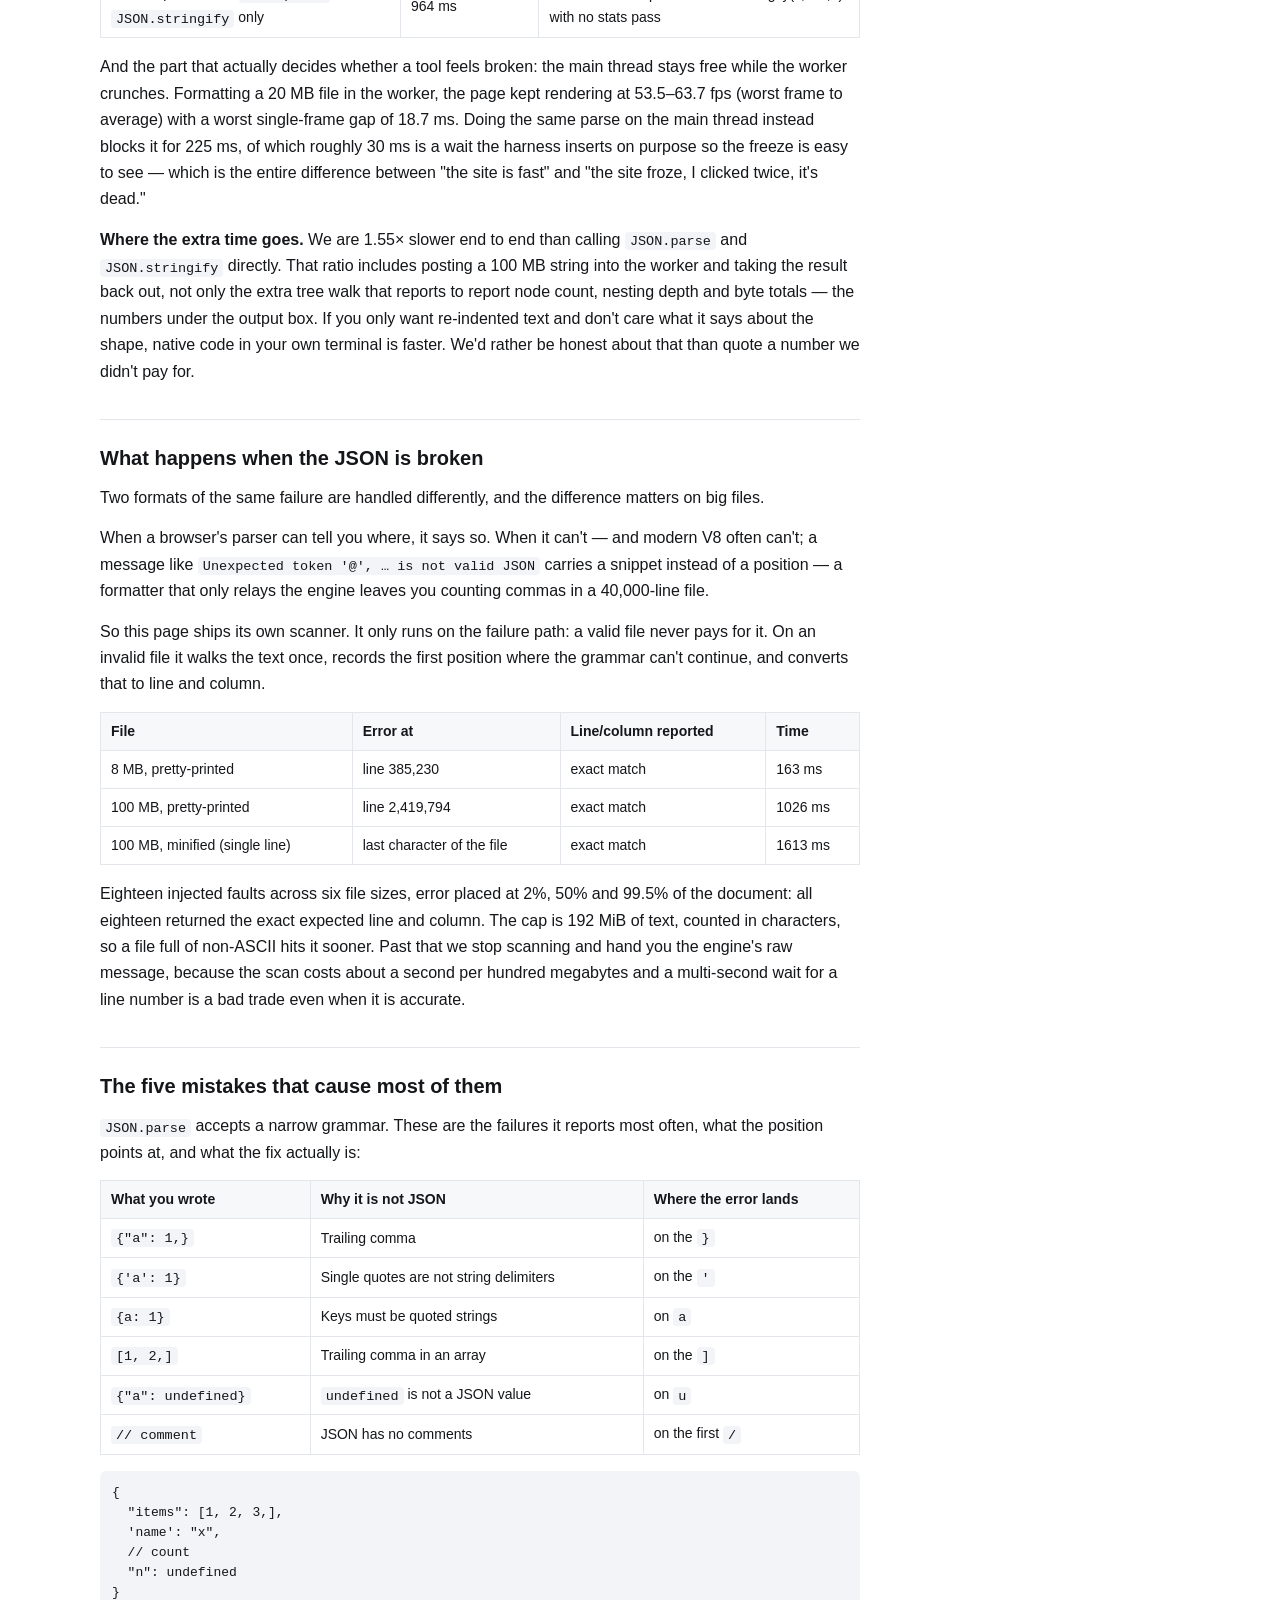
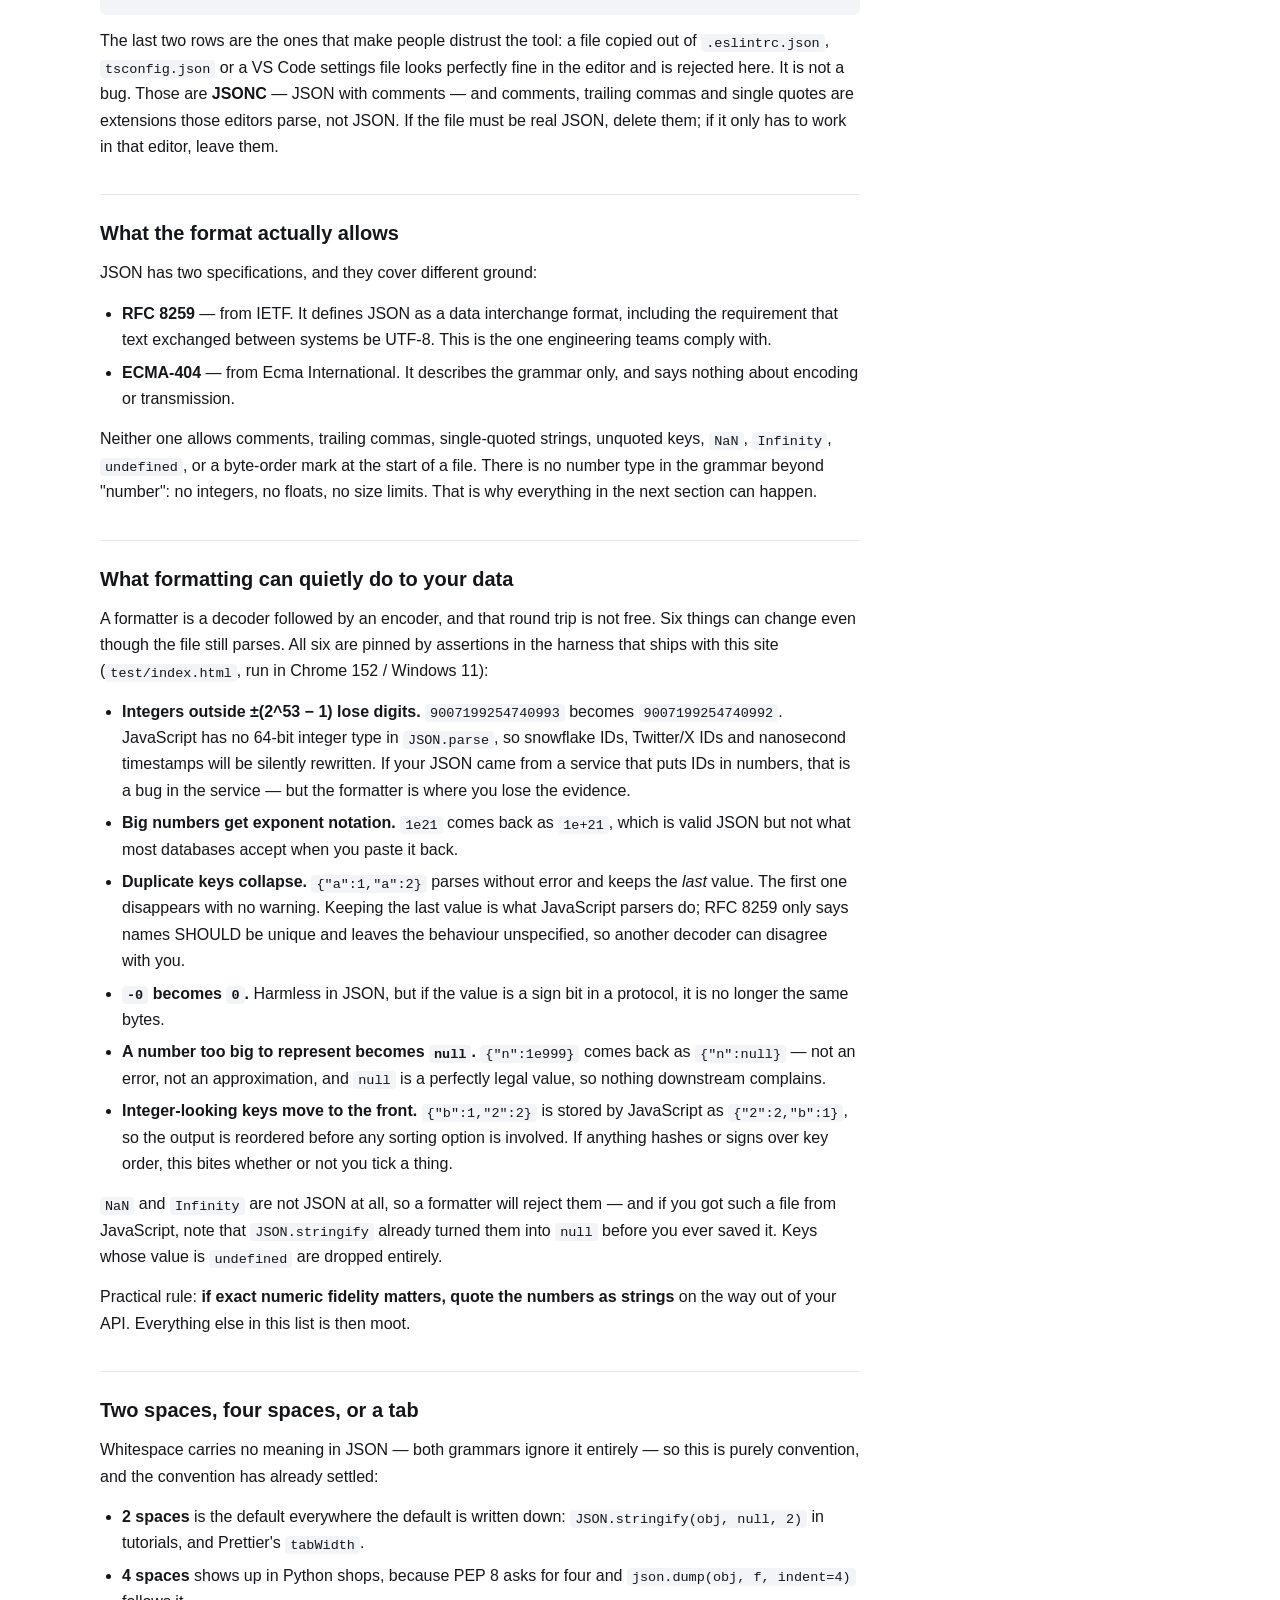
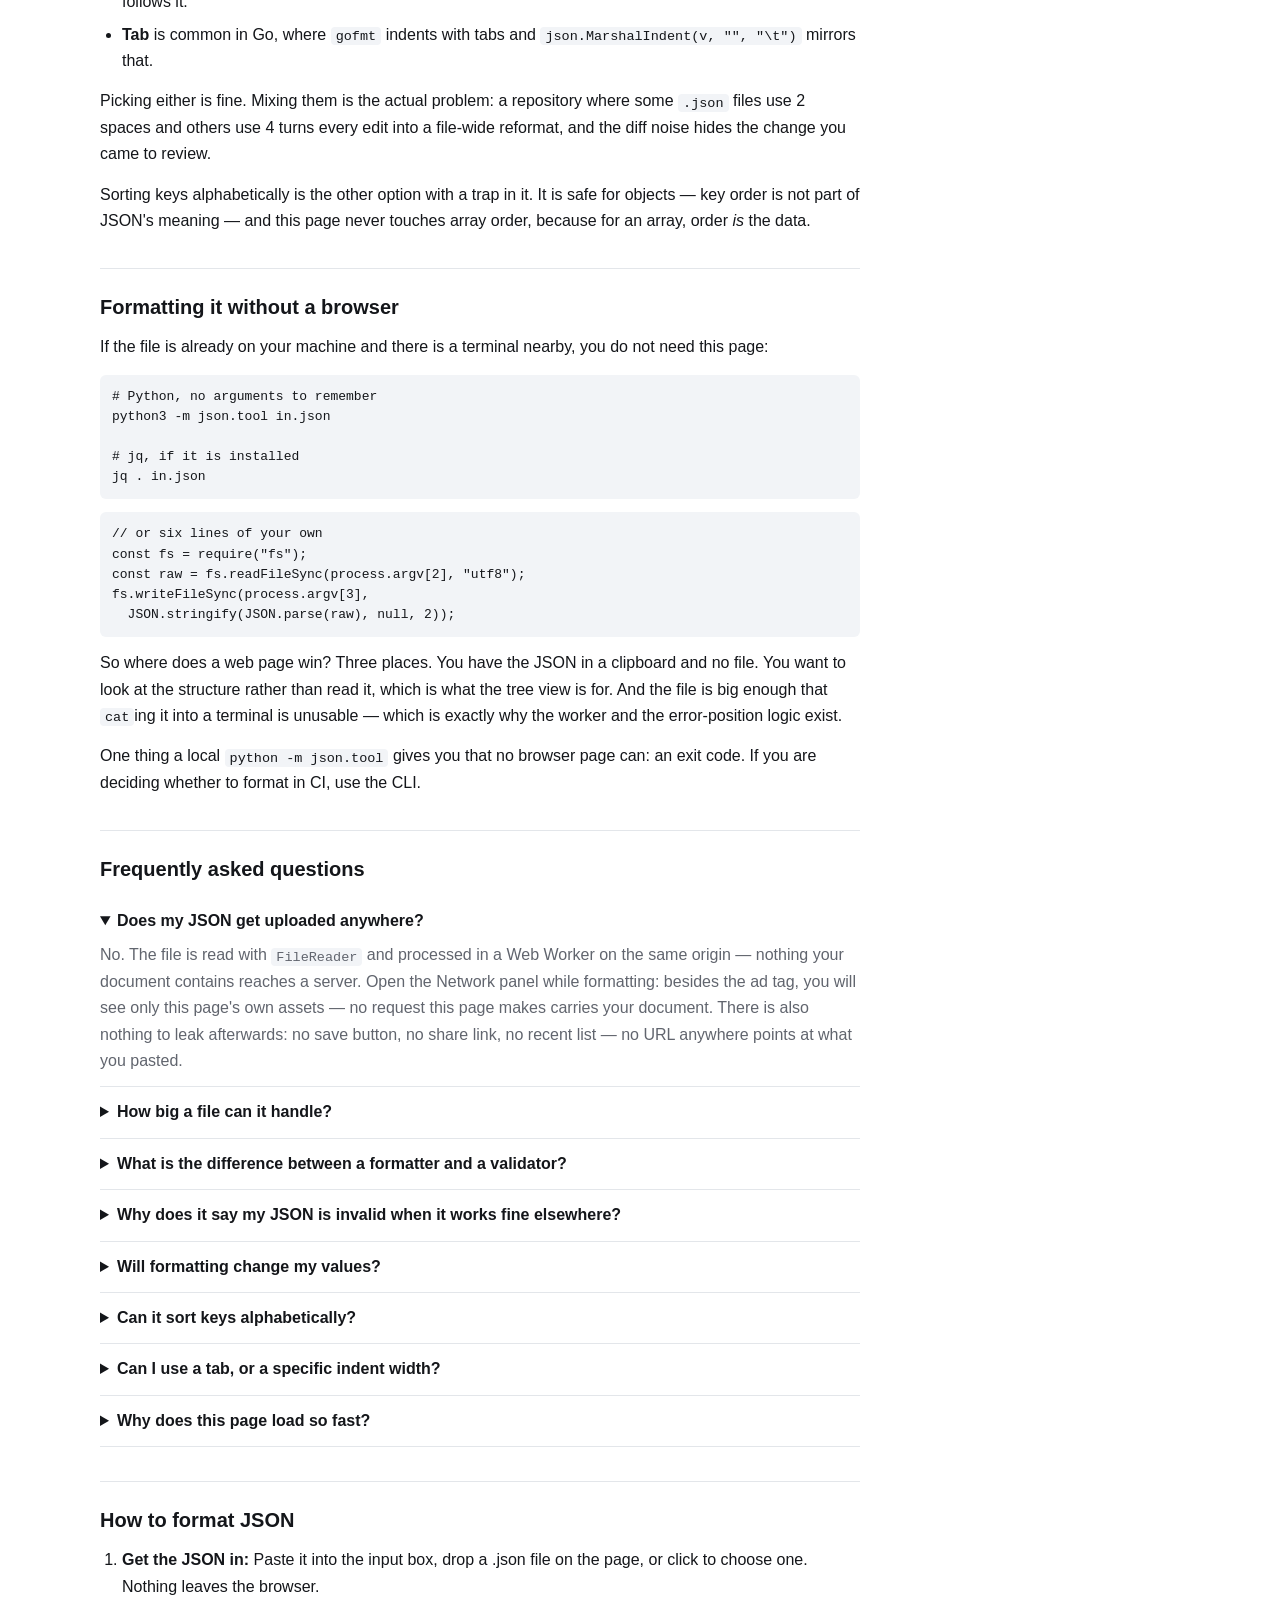
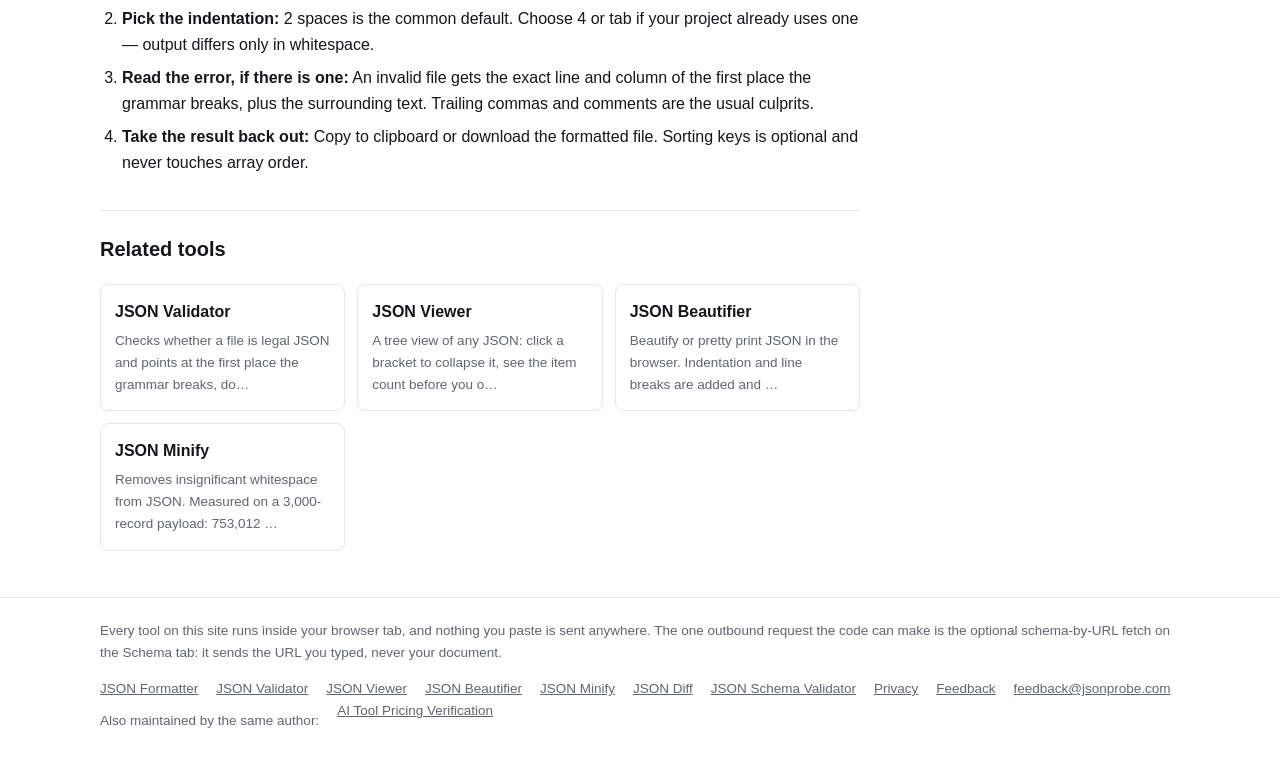
<file: json-formatter/index.html>
<!doctype html>
<html lang="en">
<head>
<meta charset="utf-8">
<meta name="viewport" content="width=device-width, initial-scale=1">
<title>JSON Formatter — Free, In-Browser, Handles 100 MB</title>
<meta name="description" content="Paste or drop any JSON and it comes back consistently indented. Nothing you paste is uploaded, and a syntax error gets an exact line and column — even in a 10">
<meta property="og:type" content="website">
<meta property="og:site_name" content="JSONProbe">
<meta property="og:title" content="JSON Formatter — Free, In-Browser, Handles 100 MB">
<meta property="og:description" content="Paste or drop any JSON and it comes back consistently indented. Nothing you paste is uploaded, and a syntax error gets an exact line and column — even in a 10">
<meta property="og:url" content="https://jsonprobe.com/json-formatter/">
<meta name="twitter:card" content="summary">
<link rel="icon" href="data:image/svg+xml,%3Csvg xmlns='http://www.w3.org/2000/svg' viewBox='0 0 32 32'%3E%3Crect width='32' height='32' rx='7' fill='%231d5cff'/%3E%3Ctext x='16' y='23' font-size='17' font-family='monospace' fill='%23fff' text-anchor='middle'%3E%7B%7D%3C/text%3E%3C/svg%3E">
<link rel="apple-touch-icon" href="/logo-192.png">
<meta property="og:image" content="https://jsonprobe.com/logo.png">
<meta name="twitter:image" content="https://jsonprobe.com/logo.png">
<link rel="canonical" href="https://jsonprobe.com/json-formatter/">
<link rel="stylesheet" href="/assets/style.css">
<script type="application/ld+json">{"@context":"https://schema.org","@type":"WebApplication","name":"JSON Formatter","url":"https://jsonprobe.com/json-formatter/","applicationCategory":"DeveloperApplication","operatingSystem":"Any (browser-based)","browserRequirements":"Requires JavaScript. Runs entirely client-side.","description":"Paste or drop any JSON and it comes back consistently indented. Nothing you paste is uploaded, and a syntax error gets an exact line and column — even in a 100 MB file.","offers":{"@type":"Offer","price":"0","priceCurrency":"USD"},"featureList":["JSON formatting with line/column error reporting","Web Worker processing for very large files","Collapsible tree view","JSONPath query","Structural JSON diff","JSON Schema (draft-07 subset) validation"]}</script>
<script type="application/ld+json">{"@context":"https://schema.org","@type":"FAQPage","mainEntity":[{"@type":"Question","name":"Does my JSON get uploaded anywhere?","acceptedAnswer":{"@type":"Answer","text":"No. The file is read with FileReader and processed in a Web Worker on the same origin — nothing your document contains reaches a server. Open the Network panel while formatting: besides the ad tag, you will see only this page's own assets — no request this page makes carries your document. There is also nothing to leak afterwards: no save button, no share link, no recent list — no URL anywhere points at what you pasted."}},{"@type":"Question","name":"How big a file can it handle?","acceptedAnswer":{"@type":"Answer","text":"There is no cap on how big a file you can paste. The caps that do exist are on what we draw and on how far we hunt for an error, and both are listed here. Measured on Chrome 152 / Windows 11: a 99.9 MB file with 375,833 records formats in 1496 ms, and locating a syntax error in that same size takes 1026 ms. The real limits are your available memory and the browser's maximum string length — measured 7.2× at 100 MB — 721 MB of JS heap sampled right after the run, via a Chrome-only API — because the text, the parsed object and the output all exist at once. Budget eight to ten times to be safe."}},{"@type":"Question","name":"What is the difference between a formatter and a validator?","acceptedAnswer":{"@type":"Answer","text":"A validator answers one question — is this legal JSON. A formatter answers another — show it to me readably. They are usually the same code, because you cannot format something you have not parsed, so this page reports syntax errors while formatting and does not need a separate validation step."}},{"@type":"Question","name":"Why does it say my JSON is invalid when it works fine elsewhere?","acceptedAnswer":{"@type":"Answer","text":"Almost always one of four things: comments, trailing commas, single-quoted strings, or unquoted keys. Comments and trailing commas are what JSONC allows; single-quoted strings and unquoted keys are JSON5 only, and a jsonc parser such as VS Code's rejects those two. All four are illegal in JSON. Files from VS Code settings, tsconfig.json, .eslintrc.json and devcontainer.json are JSONC."}},{"@type":"Question","name":"Will formatting change my values?","acceptedAnswer":{"@type":"Answer","text":"Not the structure, and not strings. It can change numbers: integers outside ±(2^53 − 1) are not guaranteed to survive (9007199254740993 becomes 9007199254740992), large magnitudes switch to 1e+21 notation, and duplicate keys collapse to the last one. If exact numeric fidelity matters, transport those numbers as strings."}},{"@type":"Question","name":"Can it sort keys alphabetically?","acceptedAnswer":{"@type":"Answer","text":"Yes — the Sort keys option recurses through every object at every level. Array element order is never changed, because array order is meaningful and reordering it would corrupt the data."}},{"@type":"Question","name":"Can I use a tab, or a specific indent width?","acceptedAnswer":{"@type":"Answer","text":"2, 3 and 4 spaces and a tab are all offered. The output is identical apart from the whitespace, so choose whatever your repository already agreed on."}},{"@type":"Question","name":"Why does this page load so fast?","acceptedAnswer":{"@type":"Answer","text":"Because it is one HTML file plus four assets, all same-origin, with no web-font requests of any kind. When advertising is on, Google's scripts are the only cross-origin traffic here — that is what pays for the page, and the tool code adds nothing to it. The processing code is one file shared between the page and the worker rather than being duplicated. That is the whole trick — there is nothing clever about the formatting itself."}}]}</script>
<script type="application/ld+json">{"@context":"https://schema.org","@type":"BreadcrumbList","itemListElement":[{"@type":"ListItem","position":1,"name":"JSONProbe","item":"https://jsonprobe.com/"},{"@type":"ListItem","position":2,"name":"JSON Formatter","item":"https://jsonprobe.com/json-formatter/"}]}</script>
<script type="application/ld+json">{"@context":"https://schema.org","@type":"HowTo","name":"How to format JSON","step":[{"@type":"HowToStep","position":1,"name":"Get the JSON in","text":"Paste it into the input box, drop a .json file on the page, or click to choose one. Nothing leaves the browser."},{"@type":"HowToStep","position":2,"name":"Pick the indentation","text":"2 spaces is the common default. Choose 4 or tab if your project already uses one — output differs only in whitespace."},{"@type":"HowToStep","position":3,"name":"Read the error, if there is one","text":"An invalid file gets the exact line and column of the first place the grammar breaks, plus the surrounding text. Trailing commas and comments are the usual culprits."},{"@type":"HowToStep","position":4,"name":"Take the result back out","text":"Copy to clipboard or download the formatted file. Sorting keys is optional and never touches array order."}]}</script>
</head>
<body>
<header class="site">
  <div class="wrap">
    <a class="brand" href="/">JSONProbe</a>
    <nav>
      <a href="/json-formatter/">Formatter</a>
      <a href="/json-validator/">Validator</a>
      <a href="/json-viewer/">Viewer</a>
      <a href="/json-diff/">Diff</a>
      <a href="/json-schema-validator/">Schema</a>
    </nav>
  </div>
</header>
<main class="wrap">
  <h1>JSON Formatter</h1>
  <p class="lede">Paste or drop any JSON and it comes back consistently indented. Nothing you paste is uploaded, and a syntax error gets an exact line and column — even in a 100 MB file.</p>




  <div class="tool">
    <div class="tabs" role="tablist">
      <button id="tab-format" role="tab" aria-selected="false">Format &amp; validate</button>
      <button id="tab-tree" role="tab" aria-selected="false">Tree view</button>
      <button id="tab-query" role="tab" aria-selected="false">JSONPath query</button>
      <button id="tab-diff" role="tab" aria-selected="false">Diff</button>
      <button id="tab-schema" role="tab" aria-selected="false">Schema validation</button>
    </div>

    <div class="panel">
      <div class="controls">
        <label>Indent
          <select id="opt-indent">
            <option value="2" selected>2 spaces</option>
            <option value="4">4 spaces</option>
            <option value="3">3 spaces</option>
            <option value="1">1 space</option>
            <option value="tab">Tab</option>
          </select>
        </label>
        <label><input type="checkbox" id="opt-sort"> Sort keys alphabetically</label>
        <label><input type="checkbox" id="opt-minify"> Minify</label>
        <span style="flex:1"></span>
        <button class="btn primary" id="btn-format">Format</button>
        <button class="btn" id="btn-sample">Sample</button>
        <button class="btn" id="btn-clear">Clear</button>
      </div>

      <!-- ── Format &amp; validate ── -->
      <div id="panel-format">
        <div class="grid2">
          <div class="io">
            <div class="io-head"><span>Input</span><span class="grow"></span>
              <span id="input-info">empty</span>
              <label class="btn tiny" style="cursor:pointer">Open file
                <input type="file" id="file" accept=".json,.txt,application/json" hidden>
              </label>
            </div>
            <textarea id="input" spellcheck="false" autocomplete="off" autocapitalize="off"
              placeholder='Paste JSON here, or drop a.json file…'></textarea>
            <div class="drop" id="drop">Drop a.json file here — read locally, never uploaded</div>
          </div>
          <div class="io">
            <div class="io-head"><span>Result</span><span class="grow"></span>
              <button class="btn tiny" id="btn-copy">Copy</button>
              <button class="btn tiny" id="btn-download">Download</button>
            </div>
            <pre class="outbox" id="output"></pre>
          </div>
        </div>
        <div class="errbox" id="error" hidden></div>
        <div class="stats" id="stats" hidden></div>
        <p class="note">Ctrl / Cmd + Enter formats as well.</p>
      </div>

      <!-- ── Tree view ── -->
      <div id="panel-tree" hidden>
        <p class="note">Click any <code>{ }</code> or <code>[ ]</code> to collapse or expand it. The number beside a bracket is its item count, so an empty array is obvious at a glance. Rendering stops at 5,000 nodes.</p>
        <div id="tree"><p class="note">Paste JSON into the Format &amp; validate tab first.</p></div>
      </div>

      <!-- ── JSONPath ── -->
      <div id="panel-query" hidden>
        <div class="controls">
          <input type="text" id="path" value="$..id" spellcheck="false">
          <button class="btn primary" id="btn-query">Run query</button>
        </div>
        <div class="try">
          Try:
          <button class="btn tiny" data-path="$.user.name">$.user.name</button>
          <button class="btn tiny" data-path="$..id">$..id (every id, recursively)</button>
          <button class="btn tiny" data-path="$.orders[*].total">$.orders[*].total</button>
          <button class="btn tiny" data-path="$">$ (the whole document)</button>
        </div>
        <pre class="outbox" id="query-result" style="margin-top:12px"></pre>
        <p class="note">Supported: <code>$</code>, <code>.key</code>, <code>..key</code> (recursive descent), <code>[0]</code> and <code>[*]</code>. That is the subset developers actually use, not the whole JSONPath grammar.</p>
      </div>

      <!-- ── Diff ── -->
      <div id="panel-diff" hidden>
        <div class="grid2">
          <div class="io">
            <div class="io-head"><span>Left (before)</span></div>
            <textarea id="diff-a" spellcheck="false" placeholder='{"a": 1}'></textarea>
          </div>
          <div class="io">
            <div class="io-head"><span>Right (after)</span></div>
            <textarea id="diff-b" spellcheck="false" placeholder='{"a": 2, "b": 3}'></textarea>
          </div>
        </div>
        <div class="controls" style="margin-top:12px"><button class="btn primary" id="btn-diff">Compare</button></div>
        <pre class="outbox" id="diff-result"></pre>
        <p class="note">Compared <strong>structurally</strong>, not as text. Indentation, key order and <code>1.0</code> vs <code>1</code> are not reported as differences.</p>
      </div>

      <!-- ── Schema ── -->
      <div id="panel-schema" hidden>
        <div class="io">
          <div class="io-head"><span>JSON Schema — a draft-07 subset, or an http(s) URL</span></div>
          <textarea id="schema-src" spellcheck="false" placeholder='{"type":"object","required":["name"],"properties":{"name":{"type":"string"}}}'>
          </textarea>
        </div>
        <div class="controls" style="margin-top:12px">
          <button class="btn primary" id="btn-schema">Validate the JSON above</button>
        </div>
        <pre class="outbox" id="schema-result"></pre>
        <p class="note">The data comes from the input box on the Format &amp; validate tab. Supported: <code>type</code>, <code>required</code>, <code>properties</code>, <code>items</code>, <code>enum</code>, <code>const</code>, numeric bounds, string length and pattern, array length and uniqueness, and <code>additionalProperties</code>. Not supported yet: <code>$ref</code>, <code>allOf</code>/<code>anyOf</code>/<code>oneOf</code> and <code>format</code>.</p>
      </div>
    </div>
  </div>

  <div class="prose">
      <p>A <strong>JSON formatter</strong> takes compressed or hand-indented JSON and rewrites it with consistent indentation and line breaks, without changing the data. The same operation is also called a JSON beautifier, a pretty printer, a prettifier and an indenter — <strong>five names, one operation</strong>, and they are interchangeable in every tool you will find.</p>
      <p>What separates the tools in this category is not the indentation. It is two other things: whether the page survives a large file, and whether a syntax error tells you where it is. This one runs the work in a Web Worker, so the tab keeps responding while a 100 MB file is in flight, and it carries its own parser so the error message names a line and a column instead of quoting a fragment of your text back at you.</p>
      <p>Nothing is uploaded. There is no upload step to disable: the file is read with <code>FileReader</code>, handed to a worker on the same origin, and the result is written into the page. If you want to check, open the Network panel and format something: besides the ad tag this page loads, the only entries are this page's own five files, and no request carries your document.</p>
    <h2>How fast, in numbers</h2>
    
<p>Every number below was measured on this build, in Chrome 152 / Windows 11, by loading
a generated file in the page and timing the worker round-trip. Reproduce it with
<code>bench.html</code> in the repository — the code that produced these figures
ships with the site.</p>
<table>
<thead><tr><th>Input</th><th>Format to 2-space indent</th><th>Notes</th></tr></thead>
<tbody>
<tr><td>1 MB · 3,758 records</td><td>43 ms</td><td>includes worker startup, which is most of the cost at this size</td></tr><tr><td>10 MB · 37,583 records</td><td>197 ms</td><td>1,014,743 output lines, 826,827 nodes counted on the way out</td></tr><tr><td>50 MB · 187,916 records</td><td>759 ms</td><td>49.9 MB in, 5,073,734 lines out</td></tr><tr><td>100 MB · 375,833 records</td><td>1496 ms</td><td>10,147,493 lines out; 721 MB peak JS heap</td></tr>
<tr><td>100 MB, minified, same file</td><td>926 ms</td>
<td>minify direction is cheaper than pretty-printing</td></tr>
<tr><td>100 MB parsed with <code>JSON.parse</code> + <code>JSON.stringify</code> only</td>
<td>964 ms</td>
<td>the floor: JSON.parse + JSON.stringify(x,null,2) with no stats pass</td></tr>
</tbody></table>

<p>And the part that actually decides whether a tool feels broken: the main thread
stays free while the worker crunches. Formatting a 20 MB file in the worker, the page kept rendering at 53.5–63.7 fps (worst frame to average) with a worst single-frame gap of 18.7 ms. Doing the same parse on the main thread instead blocks it for 225 ms, of which roughly 30 ms is a wait the harness inserts on purpose so the freeze is easy to see — which is the entire difference between "the site is fast"
and "the site froze, I clicked twice, it's dead."</p>

<p><strong>Where the extra time goes.</strong> We are 1.55× slower end to end than calling <code>JSON.parse</code> and <code>JSON.stringify</code> directly. That ratio includes posting a 100 MB string into the worker and taking the result back out, not only the extra tree walk that reports to report node count, nesting depth and byte totals — the numbers
under the output box. If you only want re-indented text and don't care what it says
about the shape, native code in your own terminal is faster. We'd rather be honest
about that than quote a number we didn't pay for.</p>

    <h2>What happens when the JSON is broken</h2>
    
<p>Two formats of the same failure are handled differently, and the difference matters
on big files.</p>
<p>When a browser's parser can tell you where, it says so. When it can't — and modern
V8 often can't; a message like
<code>Unexpected token '@', … is not valid JSON</code> carries a
snippet instead of a position — a formatter that only relays the engine leaves you
counting commas in a 40,000-line file.</p>
<p>So this page ships its own scanner. It only runs on the failure path: a valid file
never pays for it. On an invalid file it walks the text once, records the first
position where the grammar can't continue, and converts that to line and column.</p>
<table>
<thead><tr><th>File</th><th>Error at</th><th>Line/column reported</th><th>Time</th></tr></thead>
<tbody>
<tr><td>8 MB, pretty-printed</td><td>line 385,230</td><td>exact match</td><td>163 ms</td></tr>
<tr><td>100 MB, pretty-printed</td><td>line 2,419,794</td><td>exact match</td><td>1026 ms</td></tr>
<tr><td>100 MB, minified (single line)</td><td>last character of the file</td><td>exact match</td><td>1613 ms</td></tr>
</tbody></table>
<p>Eighteen injected faults across six file sizes, error placed at 2%, 50% and 99.5%
of the document: all eighteen returned the exact expected line and column. The cap is 192 MiB of text, counted in characters, so a file full of non-ASCII hits it sooner. Past that we stop scanning and hand you the engine's raw message, because the scan costs about a second per hundred megabytes and a multi-second wait for a line number is a bad trade even when it is accurate.</p>

    <h2>The five mistakes that cause most of them</h2>
    
<p><code>JSON.parse</code> accepts a narrow grammar. These are the failures it reports
most often, what the position points at, and what the fix actually is:</p>
<table>
<thead><tr><th>What you wrote</th><th>Why it is not JSON</th><th>Where the error lands</th></tr></thead>
<tbody>
<tr><td><code>{"a": 1,}</code></td><td>Trailing comma</td><td>on the <code>}</code></td></tr>
<tr><td><code>{'a': 1}</code></td><td>Single quotes are not string delimiters</td>
<td>on the <code>'</code></td></tr>
<tr><td><code>{a: 1}</code></td><td>Keys must be quoted strings</td><td>on <code>a</code></td></tr>
<tr><td><code>[1, 2,]</code></td><td>Trailing comma in an array</td><td>on the <code>]</code></td></tr>
<tr><td><code>{"a": undefined}</code></td><td><code>undefined</code> is not a JSON value</td>
<td>on <code>u</code></td></tr>
<tr><td><code>// comment</code></td><td>JSON has no comments</td><td>on the first <code>/</code></td></tr>
</tbody></table>
<pre>{
  "items": [1, 2, 3,],
  'name': "x",
  // count
  "n": undefined
}</pre>
<p>The last two rows are the ones that make people distrust the tool: a file copied out
of <code>.eslintrc.json</code>, <code>tsconfig.json</code> or a VS Code settings file looks
perfectly fine in the editor and is rejected here. It is not a bug. Those are
<strong>JSONC</strong> — JSON with comments — and comments, trailing commas and single
quotes are extensions those editors parse, not JSON. If the file must be real JSON,
delete them; if it only has to work in that editor, leave them.</p>
    <h2>What the format actually allows</h2>
    
<p>JSON has two specifications, and they cover different ground:</p>
<ul>
<li><strong>RFC 8259</strong> — from IETF. It defines JSON as a data interchange
format, including the requirement that text exchanged between systems be UTF-8. This
is the one engineering teams comply with.</li>
<li><strong>ECMA-404</strong> — from Ecma International. It describes the grammar only,
and says nothing about encoding or transmission.</li>
</ul>
<p>Neither one allows comments, trailing commas, single-quoted strings, unquoted keys,
<code>NaN</code>, <code>Infinity</code>, <code>undefined</code>, or a byte-order mark at
the start of a file. There is no number type in the grammar beyond "number": no
integers, no floats, no size limits. That is why everything in the next section can
happen.</p>
    <h2>What formatting can quietly do to your data</h2>
    
<p>A formatter is a decoder followed by an encoder, and that round trip is not free.
Six things can change even though the file still parses. All six are pinned by assertions in the harness that ships with this site (<code>test/index.html</code>, run in Chrome 152 / Windows 11):</p>
<ul>
<li><strong>Integers outside ±(2^53 − 1) lose digits.</strong>
<code>9007199254740993</code> becomes <code>9007199254740992</code>. JavaScript has no
64-bit integer type in <code>JSON.parse</code>, so snowflake IDs, Twitter/X IDs and
nanosecond timestamps will be silently rewritten. If your JSON came from a service
that puts IDs in numbers, that is a bug in the service — but the formatter is where
you lose the evidence.</li>
<li><strong>Big numbers get exponent notation.</strong> <code>1e21</code> comes back as
<code>1e+21</code>, which is valid JSON but not what most databases accept when you
paste it back.</li>
<li><strong>Duplicate keys collapse.</strong> <code>{"a":1,"a":2}</code> parses without
error and keeps the <em>last</em> value. The first one disappears with no warning. Keeping the last value is what JavaScript parsers do; RFC 8259 only says names SHOULD be unique and leaves the behaviour unspecified, so another decoder can disagree with you.</li>
<li><strong><code>-0</code> becomes <code>0</code>.</strong> Harmless in JSON, but if the value is a sign bit in a protocol, it is no longer the same bytes.</li>
<li><strong>A number too big to represent becomes <code>null</code>.</strong> <code>{&quot;n&quot;:1e999}</code> comes back as <code>{&quot;n&quot;:null}</code> — not an error, not an approximation, and <code>null</code> is a perfectly legal value, so nothing downstream complains.</li>
<li><strong>Integer-looking keys move to the front.</strong> <code>{&quot;b&quot;:1,&quot;2&quot;:2}</code> is stored by JavaScript as <code>{&quot;2&quot;:2,&quot;b&quot;:1}</code>, so the output is reordered before any sorting option is involved. If anything hashes or signs over key order, this bites whether or not you tick a thing.</li>
</ul>
<p><code>NaN</code> and <code>Infinity</code> are not JSON at all, so a formatter will
reject them — and if you got such a file from JavaScript, note that
<code>JSON.stringify</code> already turned them into <code>null</code> before you ever
saved it. Keys whose value is <code>undefined</code> are dropped entirely.</p>
<p>Practical rule: <strong>if exact numeric fidelity matters, quote the numbers as
strings</strong> on the way out of your API. Everything else in this list is then
moot.</p>

    <h2>Two spaces, four spaces, or a tab</h2>
    
<p>Whitespace carries no meaning in JSON — both grammars ignore it entirely — so this
is purely convention, and the convention has already settled:</p>
<ul>
<li><strong>2 spaces</strong> is the default everywhere the default is written down:
<code>JSON.stringify(obj, null, 2)</code> in tutorials, and Prettier's
<code>tabWidth</code>.</li>
<li><strong>4 spaces</strong> shows up in Python shops, because PEP 8 asks for four and
<code>json.dump(obj, f, indent=4)</code> follows it.</li>
<li><strong>Tab</strong> is common in Go, where <code>gofmt</code> indents with tabs and
<code>json.MarshalIndent(v, "", "\t")</code> mirrors that.</li>
</ul>
<p>Picking either is fine. Mixing them is the actual problem: a repository where some
<code>.json</code> files use 2 spaces and others use 4 turns every edit into a
file-wide reformat, and the diff noise hides the change you came to review.</p>
<p>Sorting keys alphabetically is the other option with a trap in it. It is safe for
objects — key order is not part of JSON's meaning — and this page never touches array
order, because for an array, order <em>is</em> the data.</p>
    <h2>Formatting it without a browser</h2>
    
<p>If the file is already on your machine and there is a terminal nearby, you do not
need this page:</p>
<pre># Python, no arguments to remember
python3 -m json.tool in.json

# jq, if it is installed
jq . in.json</pre>
<pre>// or six lines of your own
const fs = require("fs");
const raw = fs.readFileSync(process.argv[2], "utf8");
fs.writeFileSync(process.argv[3],
  JSON.stringify(JSON.parse(raw), null, 2));</pre>
<p>So where does a web page win? Three places. You have the JSON in a clipboard and no
file. You want to look at the structure rather than read it, which is what the tree
view is for. And the file is big enough that <code>cat</code>ing it into a terminal is
unusable — which is exactly why the worker and the error-position logic exist.</p>
<p>One thing a local <code>python -m json.tool</code> gives you that no browser page
can: an exit code. If you are deciding whether to format in CI, use the CLI.</p>
    <h2>Frequently asked questions</h2>
    <details class="faq" open>
      <summary>Does my JSON get uploaded anywhere?</summary>
      <p>No. The file is read with <code>FileReader</code> and processed in a Web Worker on the same origin — nothing your document contains reaches a server. Open the Network panel while formatting: besides the ad tag, you will see only this page's own assets — no request this page makes carries your document. There is also nothing to leak afterwards: no save button, no share link, no recent list — no URL anywhere points at what you pasted.</p>
    </details>
    <details class="faq">
      <summary>How big a file can it handle?</summary>
      <p>There is no cap on how big a file you can paste. The caps that do exist are on what we draw and on how far we hunt for an error, and both are listed here. Measured on Chrome 152 / Windows 11: a 99.9 MB file with 375,833 records formats in 1496 ms, and locating a syntax error in that same size takes 1026 ms. The real limits are your available memory and the browser's maximum string length — measured 7.2× at 100 MB — 721 MB of JS heap sampled right after the run, via a Chrome-only API — because the text, the parsed object and the output all exist at once. Budget eight to ten times to be safe.</p>
    </details>
    <details class="faq">
      <summary>What is the difference between a formatter and a validator?</summary>
      <p>A validator answers one question — is this legal JSON. A formatter answers another — show it to me readably. They are usually the same code, because you cannot format something you have not parsed, so this page reports syntax errors while formatting and does not need a separate validation step.</p>
    </details>
    <details class="faq">
      <summary>Why does it say my JSON is invalid when it works fine elsewhere?</summary>
      <p>Almost always one of four things: comments, trailing commas, single-quoted strings, or unquoted keys. Comments and trailing commas are what JSONC allows; single-quoted strings and unquoted keys are JSON5 only, and a jsonc parser such as VS Code's rejects those two. All four are illegal in JSON. Files from VS Code settings, <code>tsconfig.json</code>, <code>.eslintrc.json</code> and <code>devcontainer.json</code> are JSONC.</p>
    </details>
    <details class="faq">
      <summary>Will formatting change my values?</summary>
      <p>Not the structure, and not strings. It can change numbers: integers outside ±(2^53 − 1) are not guaranteed to survive (<code>9007199254740993</code> becomes <code>9007199254740992</code>), large magnitudes switch to <code>1e+21</code> notation, and duplicate keys collapse to the last one. If exact numeric fidelity matters, transport those numbers as strings.</p>
    </details>
    <details class="faq">
      <summary>Can it sort keys alphabetically?</summary>
      <p>Yes — the <em>Sort keys</em> option recurses through every object at every level. Array element order is never changed, because array order is meaningful and reordering it would corrupt the data.</p>
    </details>
    <details class="faq">
      <summary>Can I use a tab, or a specific indent width?</summary>
      <p>2, 3 and 4 spaces and a tab are all offered. The output is identical apart from the whitespace, so choose whatever your repository already agreed on.</p>
    </details>
    <details class="faq">
      <summary>Why does this page load so fast?</summary>
      <p>Because it is one HTML file plus four assets, all same-origin, with no web-font requests of any kind. When advertising is on, Google's scripts are the only cross-origin traffic here — that is what pays for the page, and the tool code adds nothing to it. The processing code is one file shared between the page and the worker rather than being duplicated. That is the whole trick — there is nothing clever about the formatting itself.</p>
    </details>
    <h2>How to format JSON</h2>
    <ol>
      <li><strong>Get the JSON in:</strong> Paste it into the input box, drop a .json file on the page, or click to choose one. Nothing leaves the browser.</li>
      <li><strong>Pick the indentation:</strong> 2 spaces is the common default. Choose 4 or tab if your project already uses one — output differs only in whitespace.</li>
      <li><strong>Read the error, if there is one:</strong> An invalid file gets the exact line and column of the first place the grammar breaks, plus the surrounding text. Trailing commas and comments are the usual culprits.</li>
      <li><strong>Take the result back out:</strong> Copy to clipboard or download the formatted file. Sorting keys is optional and never touches array order.</li>
    </ol>
    <h2>Related tools</h2>
    <div class="cards">
      <a class="card" href="/json-validator/"><div class="t">JSON Validator</div><div class="d">Checks whether a file is legal JSON and points at the first place the grammar breaks, do…</div></a>
      <a class="card" href="/json-viewer/"><div class="t">JSON Viewer</div><div class="d">A tree view of any JSON: click a bracket to collapse it, see the item count before you o…</div></a>
      <a class="card" href="/json-beautifier/"><div class="t">JSON Beautifier</div><div class="d">Beautify or pretty print JSON in the browser. Indentation and line breaks are added and …</div></a>
      <a class="card" href="/json-minify/"><div class="t">JSON Minify</div><div class="d">Removes insignificant whitespace from JSON. Measured on a 3,000-record payload: 753,012 …</div></a>
    </div>
  </div>

</main>
<footer class="site">
  <div class="wrap">
    <p>Every tool on this site runs inside your browser tab, and nothing you paste is sent anywhere. The one outbound request the code can make is the optional schema-by-URL fetch on the Schema tab: it sends the URL you typed, never your document.</p>
    <div class="row">
      <a href="/json-formatter/">JSON Formatter</a>
      <a href="/json-validator/">JSON Validator</a>
      <a href="/json-viewer/">JSON Viewer</a>
      <a href="/json-beautifier/">JSON Beautifier</a>
      <a href="/json-minify/">JSON Minify</a>
      <a href="/json-diff/">JSON Diff</a>
      <a href="/json-schema-validator/">JSON Schema Validator</a>
      <a href="/privacy/">Privacy</a>
<a href="https://github.com/george-poe/jsonprobe-com/issues/new?title=Feedback" target="_blank" rel="noopener">Feedback</a> <a href="mailto:feedback@jsonprobe.com?subject=Feedback">feedback@jsonprobe.com</a>
    </div>
    <div class="row">
      <span class="note">Also maintained by the same author:</span>
      <a href="https://verifiedprices.com" rel="noopener">AI Tool Pricing Verification</a>
    </div>
  </div>
</footer>
<script>window.JSON_TOOLS_DEFAULT_TAB="format";</script>
<script async src="https://pagead2.googlesyndication.com/pagead/js/adsbygoogle.js?client=ca-pub-8729073989846623" crossorigin="anonymous"></script>
<script>window.SITE_FEEDBACK={repo:"george-poe/jsonprobe-com",mail:"feedback@jsonprobe.com",site:"jsonprobe.com",built:"2026-10-02"};</script>
<script src="/assets/engine.js"></script>
<script src="/assets/app.js"></script>

</body>
</html>
</file>
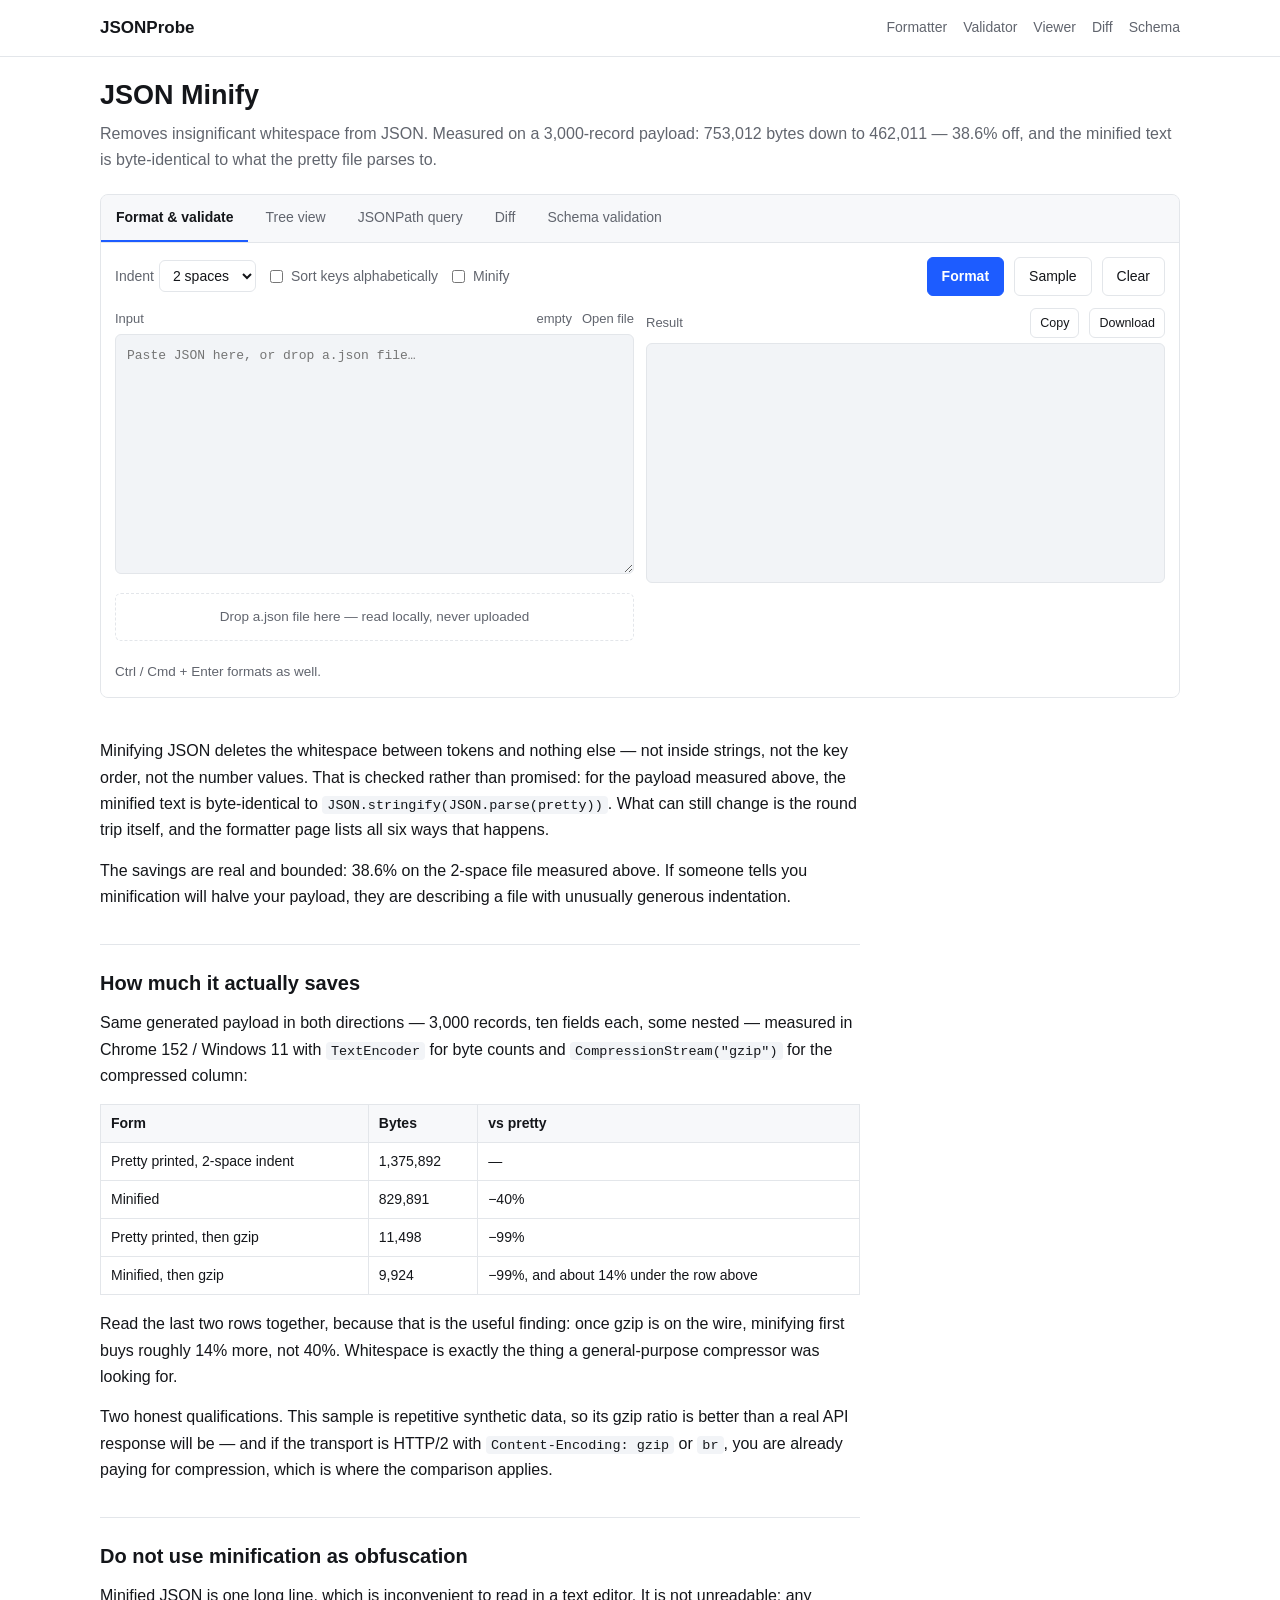
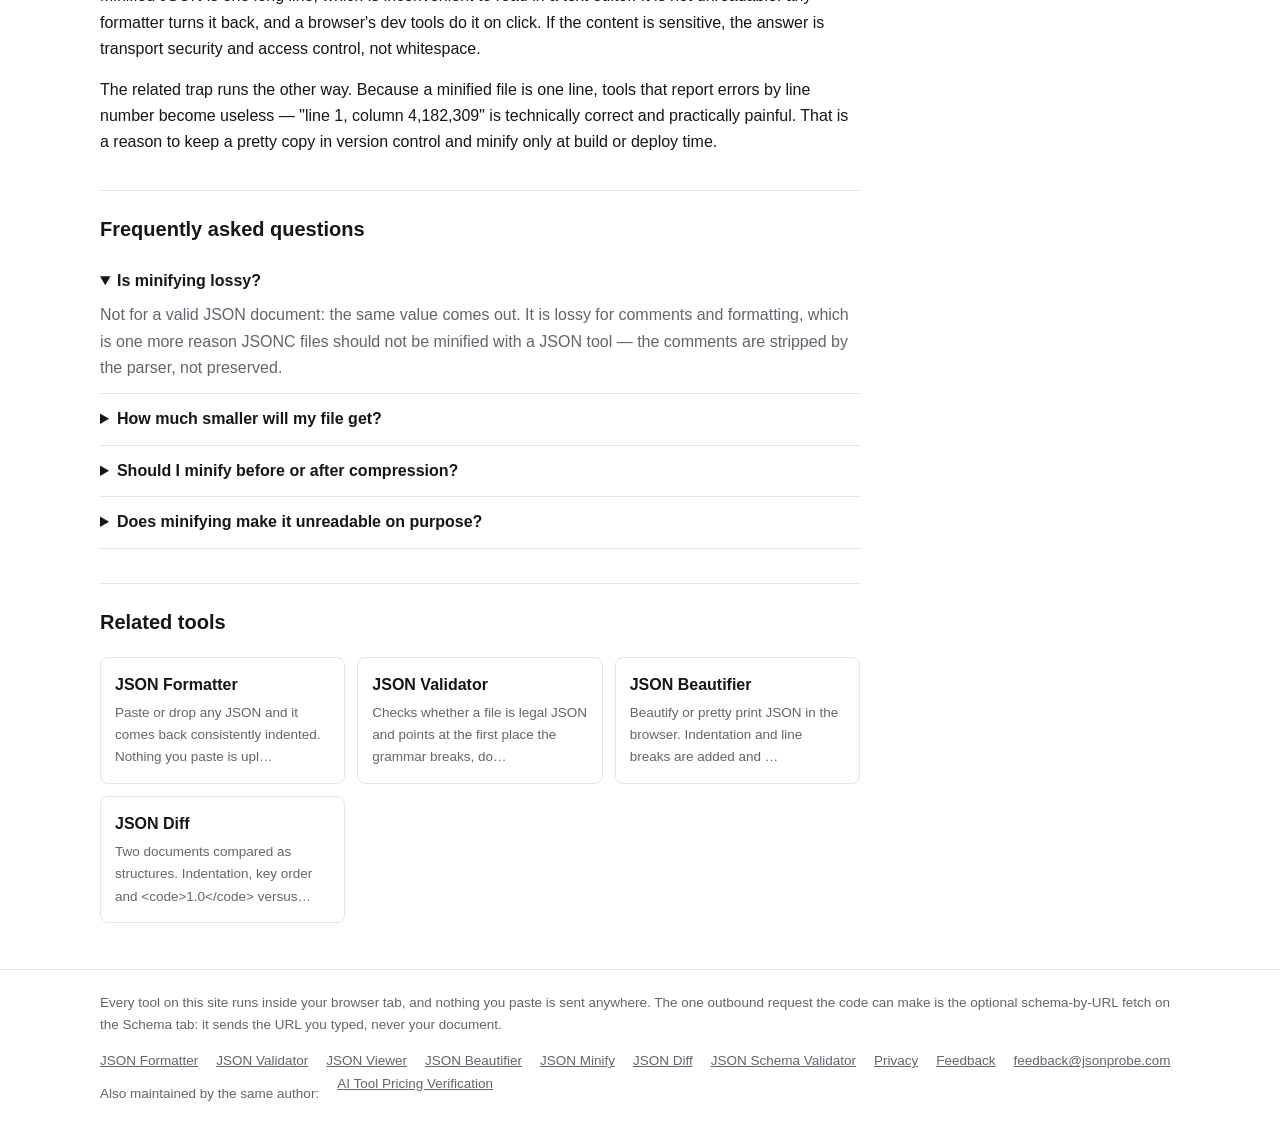
<file: json-minify/index.html>
<!doctype html>
<html lang="en">
<head>
<meta charset="utf-8">
<meta name="viewport" content="width=device-width, initial-scale=1">
<title>JSON Minifier — Strip Whitespace, Keep Every Byte That Matters</title>
<meta name="description" content="Removes insignificant whitespace from JSON. Measured on a 3,000-record payload: 753,012 bytes down to 462,011 — 38.6% off, and the minified text is byte-ident">
<meta property="og:type" content="website">
<meta property="og:site_name" content="JSONProbe">
<meta property="og:title" content="JSON Minifier — Strip Whitespace, Keep Every Byte That Matters">
<meta property="og:description" content="Removes insignificant whitespace from JSON. Measured on a 3,000-record payload: 753,012 bytes down to 462,011 — 38.6% off, and the minified text is byte-ident">
<meta property="og:url" content="https://jsonprobe.com/json-minify/">
<meta name="twitter:card" content="summary">
<link rel="icon" href="data:image/svg+xml,%3Csvg xmlns='http://www.w3.org/2000/svg' viewBox='0 0 32 32'%3E%3Crect width='32' height='32' rx='7' fill='%231d5cff'/%3E%3Ctext x='16' y='23' font-size='17' font-family='monospace' fill='%23fff' text-anchor='middle'%3E%7B%7D%3C/text%3E%3C/svg%3E">
<link rel="apple-touch-icon" href="/logo-192.png">
<meta property="og:image" content="https://jsonprobe.com/logo.png">
<meta name="twitter:image" content="https://jsonprobe.com/logo.png">
<link rel="canonical" href="https://jsonprobe.com/json-minify/">
<link rel="stylesheet" href="/assets/style.css">
<script type="application/ld+json">{"@context":"https://schema.org","@type":"WebApplication","name":"JSON Minify","url":"https://jsonprobe.com/json-minify/","applicationCategory":"DeveloperApplication","operatingSystem":"Any (browser-based)","browserRequirements":"Requires JavaScript. Runs entirely client-side.","description":"Removes insignificant whitespace from JSON. Measured on a 3,000-record payload: 753,012 bytes down to 462,011 — 38.6% off, and the minified text is byte-identical to what the pretty file parses to.","offers":{"@type":"Offer","price":"0","priceCurrency":"USD"},"featureList":["JSON formatting with line/column error reporting","Web Worker processing for very large files","Collapsible tree view","JSONPath query","Structural JSON diff","JSON Schema (draft-07 subset) validation"]}</script>
<script type="application/ld+json">{"@context":"https://schema.org","@type":"FAQPage","mainEntity":[{"@type":"Question","name":"Is minifying lossy?","acceptedAnswer":{"@type":"Answer","text":"Not for a valid JSON document: the same value comes out. It is lossy for comments and formatting, which is one more reason JSONC files should not be minified with a JSON tool — the comments are stripped by the parser, not preserved."}},{"@type":"Question","name":"How much smaller will my file get?","acceptedAnswer":{"@type":"Answer","text":"Around 40% for 2-space output, more for 4-space or tab-indented files, and nothing for a file that is already minified. The measured numbers are in the table above."}},{"@type":"Question","name":"Should I minify before or after compression?","acceptedAnswer":{"@type":"Answer","text":"Before, if you control the pipeline — it never hurts and it is cheap. But do not expect much: on the measured sample, gzip already takes the pretty file down by 99% and minifying first adds about 14%."}},{"@type":"Question","name":"Does minifying make it unreadable on purpose?","acceptedAnswer":{"@type":"Answer","text":"No, and do not count on it for secrecy. One click in any formatter, including this site, restores the indentation."}}]}</script>
<script type="application/ld+json">{"@context":"https://schema.org","@type":"BreadcrumbList","itemListElement":[{"@type":"ListItem","position":1,"name":"JSONProbe","item":"https://jsonprobe.com/"},{"@type":"ListItem","position":2,"name":"JSON Minify","item":"https://jsonprobe.com/json-minify/"}]}</script>
</head>
<body>
<header class="site">
  <div class="wrap">
    <a class="brand" href="/">JSONProbe</a>
    <nav>
      <a href="/json-formatter/">Formatter</a>
      <a href="/json-validator/">Validator</a>
      <a href="/json-viewer/">Viewer</a>
      <a href="/json-diff/">Diff</a>
      <a href="/json-schema-validator/">Schema</a>
    </nav>
  </div>
</header>
<main class="wrap">
  <h1>JSON Minify</h1>
  <p class="lede">Removes insignificant whitespace from JSON. Measured on a 3,000-record payload: 753,012 bytes down to 462,011 — 38.6% off, and the minified text is byte-identical to what the pretty file parses to.</p>




  <div class="tool">
    <div class="tabs" role="tablist">
      <button id="tab-format" role="tab" aria-selected="false">Format &amp; validate</button>
      <button id="tab-tree" role="tab" aria-selected="false">Tree view</button>
      <button id="tab-query" role="tab" aria-selected="false">JSONPath query</button>
      <button id="tab-diff" role="tab" aria-selected="false">Diff</button>
      <button id="tab-schema" role="tab" aria-selected="false">Schema validation</button>
    </div>

    <div class="panel">
      <div class="controls">
        <label>Indent
          <select id="opt-indent">
            <option value="2" selected>2 spaces</option>
            <option value="4">4 spaces</option>
            <option value="3">3 spaces</option>
            <option value="1">1 space</option>
            <option value="tab">Tab</option>
          </select>
        </label>
        <label><input type="checkbox" id="opt-sort"> Sort keys alphabetically</label>
        <label><input type="checkbox" id="opt-minify"> Minify</label>
        <span style="flex:1"></span>
        <button class="btn primary" id="btn-format">Format</button>
        <button class="btn" id="btn-sample">Sample</button>
        <button class="btn" id="btn-clear">Clear</button>
      </div>

      <!-- ── Format &amp; validate ── -->
      <div id="panel-format">
        <div class="grid2">
          <div class="io">
            <div class="io-head"><span>Input</span><span class="grow"></span>
              <span id="input-info">empty</span>
              <label class="btn tiny" style="cursor:pointer">Open file
                <input type="file" id="file" accept=".json,.txt,application/json" hidden>
              </label>
            </div>
            <textarea id="input" spellcheck="false" autocomplete="off" autocapitalize="off"
              placeholder='Paste JSON here, or drop a.json file…'></textarea>
            <div class="drop" id="drop">Drop a.json file here — read locally, never uploaded</div>
          </div>
          <div class="io">
            <div class="io-head"><span>Result</span><span class="grow"></span>
              <button class="btn tiny" id="btn-copy">Copy</button>
              <button class="btn tiny" id="btn-download">Download</button>
            </div>
            <pre class="outbox" id="output"></pre>
          </div>
        </div>
        <div class="errbox" id="error" hidden></div>
        <div class="stats" id="stats" hidden></div>
        <p class="note">Ctrl / Cmd + Enter formats as well.</p>
      </div>

      <!-- ── Tree view ── -->
      <div id="panel-tree" hidden>
        <p class="note">Click any <code>{ }</code> or <code>[ ]</code> to collapse or expand it. The number beside a bracket is its item count, so an empty array is obvious at a glance. Rendering stops at 5,000 nodes.</p>
        <div id="tree"><p class="note">Paste JSON into the Format &amp; validate tab first.</p></div>
      </div>

      <!-- ── JSONPath ── -->
      <div id="panel-query" hidden>
        <div class="controls">
          <input type="text" id="path" value="$..id" spellcheck="false">
          <button class="btn primary" id="btn-query">Run query</button>
        </div>
        <div class="try">
          Try:
          <button class="btn tiny" data-path="$.user.name">$.user.name</button>
          <button class="btn tiny" data-path="$..id">$..id (every id, recursively)</button>
          <button class="btn tiny" data-path="$.orders[*].total">$.orders[*].total</button>
          <button class="btn tiny" data-path="$">$ (the whole document)</button>
        </div>
        <pre class="outbox" id="query-result" style="margin-top:12px"></pre>
        <p class="note">Supported: <code>$</code>, <code>.key</code>, <code>..key</code> (recursive descent), <code>[0]</code> and <code>[*]</code>. That is the subset developers actually use, not the whole JSONPath grammar.</p>
      </div>

      <!-- ── Diff ── -->
      <div id="panel-diff" hidden>
        <div class="grid2">
          <div class="io">
            <div class="io-head"><span>Left (before)</span></div>
            <textarea id="diff-a" spellcheck="false" placeholder='{"a": 1}'></textarea>
          </div>
          <div class="io">
            <div class="io-head"><span>Right (after)</span></div>
            <textarea id="diff-b" spellcheck="false" placeholder='{"a": 2, "b": 3}'></textarea>
          </div>
        </div>
        <div class="controls" style="margin-top:12px"><button class="btn primary" id="btn-diff">Compare</button></div>
        <pre class="outbox" id="diff-result"></pre>
        <p class="note">Compared <strong>structurally</strong>, not as text. Indentation, key order and <code>1.0</code> vs <code>1</code> are not reported as differences.</p>
      </div>

      <!-- ── Schema ── -->
      <div id="panel-schema" hidden>
        <div class="io">
          <div class="io-head"><span>JSON Schema — a draft-07 subset, or an http(s) URL</span></div>
          <textarea id="schema-src" spellcheck="false" placeholder='{"type":"object","required":["name"],"properties":{"name":{"type":"string"}}}'>
          </textarea>
        </div>
        <div class="controls" style="margin-top:12px">
          <button class="btn primary" id="btn-schema">Validate the JSON above</button>
        </div>
        <pre class="outbox" id="schema-result"></pre>
        <p class="note">The data comes from the input box on the Format &amp; validate tab. Supported: <code>type</code>, <code>required</code>, <code>properties</code>, <code>items</code>, <code>enum</code>, <code>const</code>, numeric bounds, string length and pattern, array length and uniqueness, and <code>additionalProperties</code>. Not supported yet: <code>$ref</code>, <code>allOf</code>/<code>anyOf</code>/<code>oneOf</code> and <code>format</code>.</p>
      </div>
    </div>
  </div>

  <div class="prose">
      <p>Minifying JSON deletes the whitespace between tokens and nothing else — not inside strings, not the key order, not the number values. That is checked rather than promised: for the payload measured above, the minified text is byte-identical to <code>JSON.stringify(JSON.parse(pretty))</code>. What can still change is the round trip itself, and the formatter page lists all six ways that happens.</p>
      <p>The savings are real and bounded: 38.6% on the 2-space file measured above. If someone tells you minification will halve your payload, they are describing a file with unusually generous indentation.</p>
    <h2>How much it actually saves</h2>
    <p>Same generated payload in both directions — 3,000 records, ten
fields each, some nested — measured in Chrome 152 / Windows 11 with
<code>TextEncoder</code> for byte counts and <code>CompressionStream("gzip")</code> for the
compressed column:</p>
<table>
<thead><tr><th>Form</th><th>Bytes</th><th>vs pretty</th></tr></thead>
<tbody>
<tr><td>Pretty printed, 2-space indent</td><td>1,375,892</td>
<td>—</td></tr>
<tr><td>Minified</td><td>829,891</td>
<td>−40%</td></tr>
<tr><td>Pretty printed, then gzip</td><td>11,498</td>
<td>−99%</td></tr>
<tr><td>Minified, then gzip</td><td>9,924</td>
<td>−99%, and about 14% under the row above</td></tr>
</tbody></table>
<p>Read the last two rows together, because that is the useful finding: once gzip is on the
wire, minifying first buys roughly 14% more, not
40%. Whitespace is exactly the thing a general-purpose
compressor was looking for.</p>
<p>Two honest qualifications. This sample is repetitive synthetic data, so its gzip ratio
is better than a real API response will be — and if the transport is HTTP/2 with
<code>Content-Encoding: gzip</code> or <code>br</code>, you are already paying for
compression, which is where the comparison applies.</p>
    <h2>Do not use minification as obfuscation</h2>
    <p>Minified JSON is one long line, which is inconvenient to read in a
text editor. It is not unreadable: any formatter turns it back, and a browser's dev tools
do it on click. If the content is sensitive, the answer is transport security and access
control, not whitespace.</p>
<p>The related trap runs the other way. Because a minified file is one line, tools that
report errors by line number become useless — "line 1, column 4,182,309" is technically
correct and practically painful. That is a reason to keep a pretty copy in version
control and minify only at build or deploy time.</p>
    <h2>Frequently asked questions</h2>
    <details class="faq" open>
      <summary>Is minifying lossy?</summary>
      <p>Not for a valid JSON document: the same value comes out. It is lossy for comments and formatting, which is one more reason JSONC files should not be minified with a JSON tool — the comments are stripped by the parser, not preserved.</p>
    </details>
    <details class="faq">
      <summary>How much smaller will my file get?</summary>
      <p>Around 40% for 2-space output, more for 4-space or tab-indented files, and nothing for a file that is already minified. The measured numbers are in the table above.</p>
    </details>
    <details class="faq">
      <summary>Should I minify before or after compression?</summary>
      <p>Before, if you control the pipeline — it never hurts and it is cheap. But do not expect much: on the measured sample, gzip already takes the pretty file down by 99% and minifying first adds about 14%.</p>
    </details>
    <details class="faq">
      <summary>Does minifying make it unreadable on purpose?</summary>
      <p>No, and do not count on it for secrecy. One click in any formatter, including this site, restores the indentation.</p>
    </details>
    <h2>Related tools</h2>
    <div class="cards">
      <a class="card" href="/json-formatter/"><div class="t">JSON Formatter</div><div class="d">Paste or drop any JSON and it comes back consistently indented. Nothing you paste is upl…</div></a>
      <a class="card" href="/json-validator/"><div class="t">JSON Validator</div><div class="d">Checks whether a file is legal JSON and points at the first place the grammar breaks, do…</div></a>
      <a class="card" href="/json-beautifier/"><div class="t">JSON Beautifier</div><div class="d">Beautify or pretty print JSON in the browser. Indentation and line breaks are added and …</div></a>
      <a class="card" href="/json-diff/"><div class="t">JSON Diff</div><div class="d">Two documents compared as structures. Indentation, key order and &lt;code&gt;1.0&lt;/code&gt; versus…</div></a>
    </div>
  </div>

</main>
<footer class="site">
  <div class="wrap">
    <p>Every tool on this site runs inside your browser tab, and nothing you paste is sent anywhere. The one outbound request the code can make is the optional schema-by-URL fetch on the Schema tab: it sends the URL you typed, never your document.</p>
    <div class="row">
      <a href="/json-formatter/">JSON Formatter</a>
      <a href="/json-validator/">JSON Validator</a>
      <a href="/json-viewer/">JSON Viewer</a>
      <a href="/json-beautifier/">JSON Beautifier</a>
      <a href="/json-minify/">JSON Minify</a>
      <a href="/json-diff/">JSON Diff</a>
      <a href="/json-schema-validator/">JSON Schema Validator</a>
      <a href="/privacy/">Privacy</a>
<a href="https://github.com/george-poe/jsonprobe-com/issues/new?title=Feedback" target="_blank" rel="noopener">Feedback</a> <a href="mailto:feedback@jsonprobe.com?subject=Feedback">feedback@jsonprobe.com</a>
    </div>
    <div class="row">
      <span class="note">Also maintained by the same author:</span>
      <a href="https://verifiedprices.com" rel="noopener">AI Tool Pricing Verification</a>
    </div>
  </div>
</footer>
<script>window.JSON_TOOLS_DEFAULT_TAB="format";</script>
<script async src="https://pagead2.googlesyndication.com/pagead/js/adsbygoogle.js?client=ca-pub-8729073989846623" crossorigin="anonymous"></script>
<script>window.SITE_FEEDBACK={repo:"george-poe/jsonprobe-com",mail:"feedback@jsonprobe.com",site:"jsonprobe.com",built:"2026-10-02"};</script>
<script src="/assets/engine.js"></script>
<script src="/assets/app.js"></script>

</body>
</html>
</file>
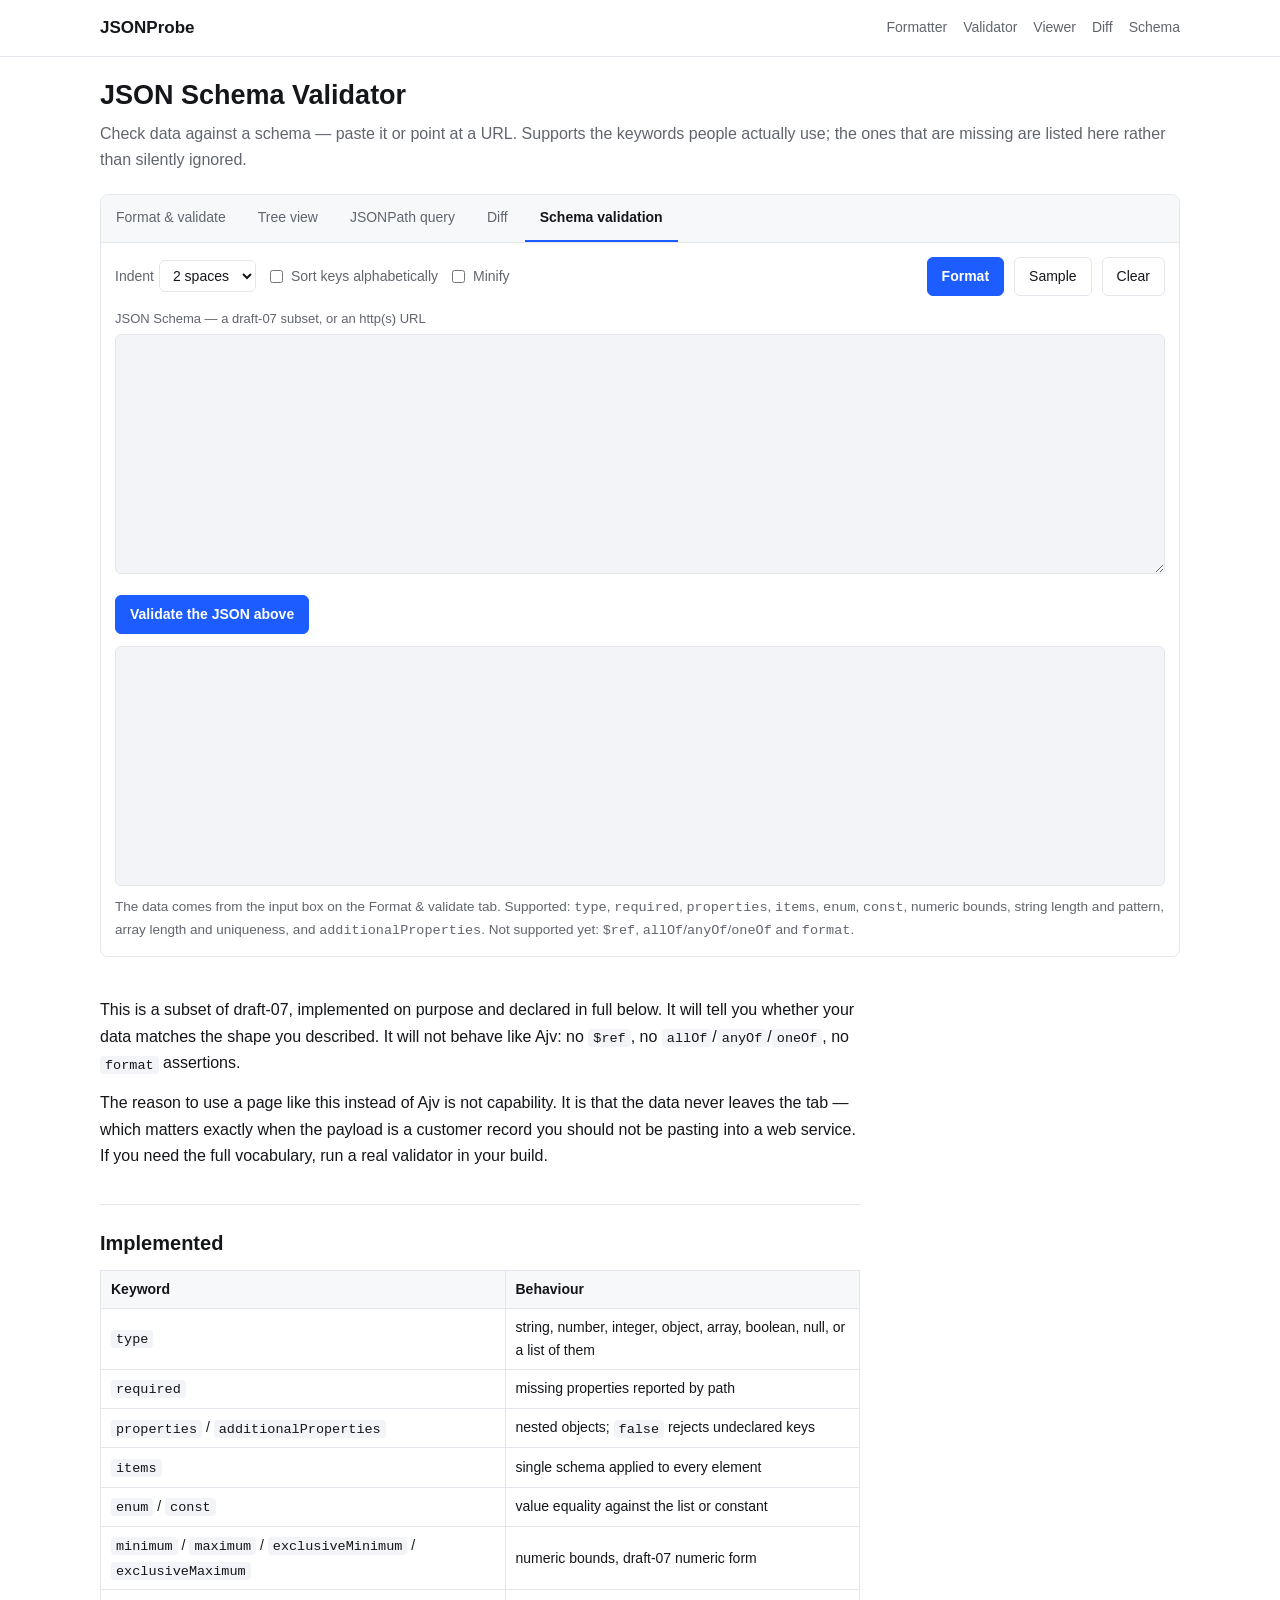
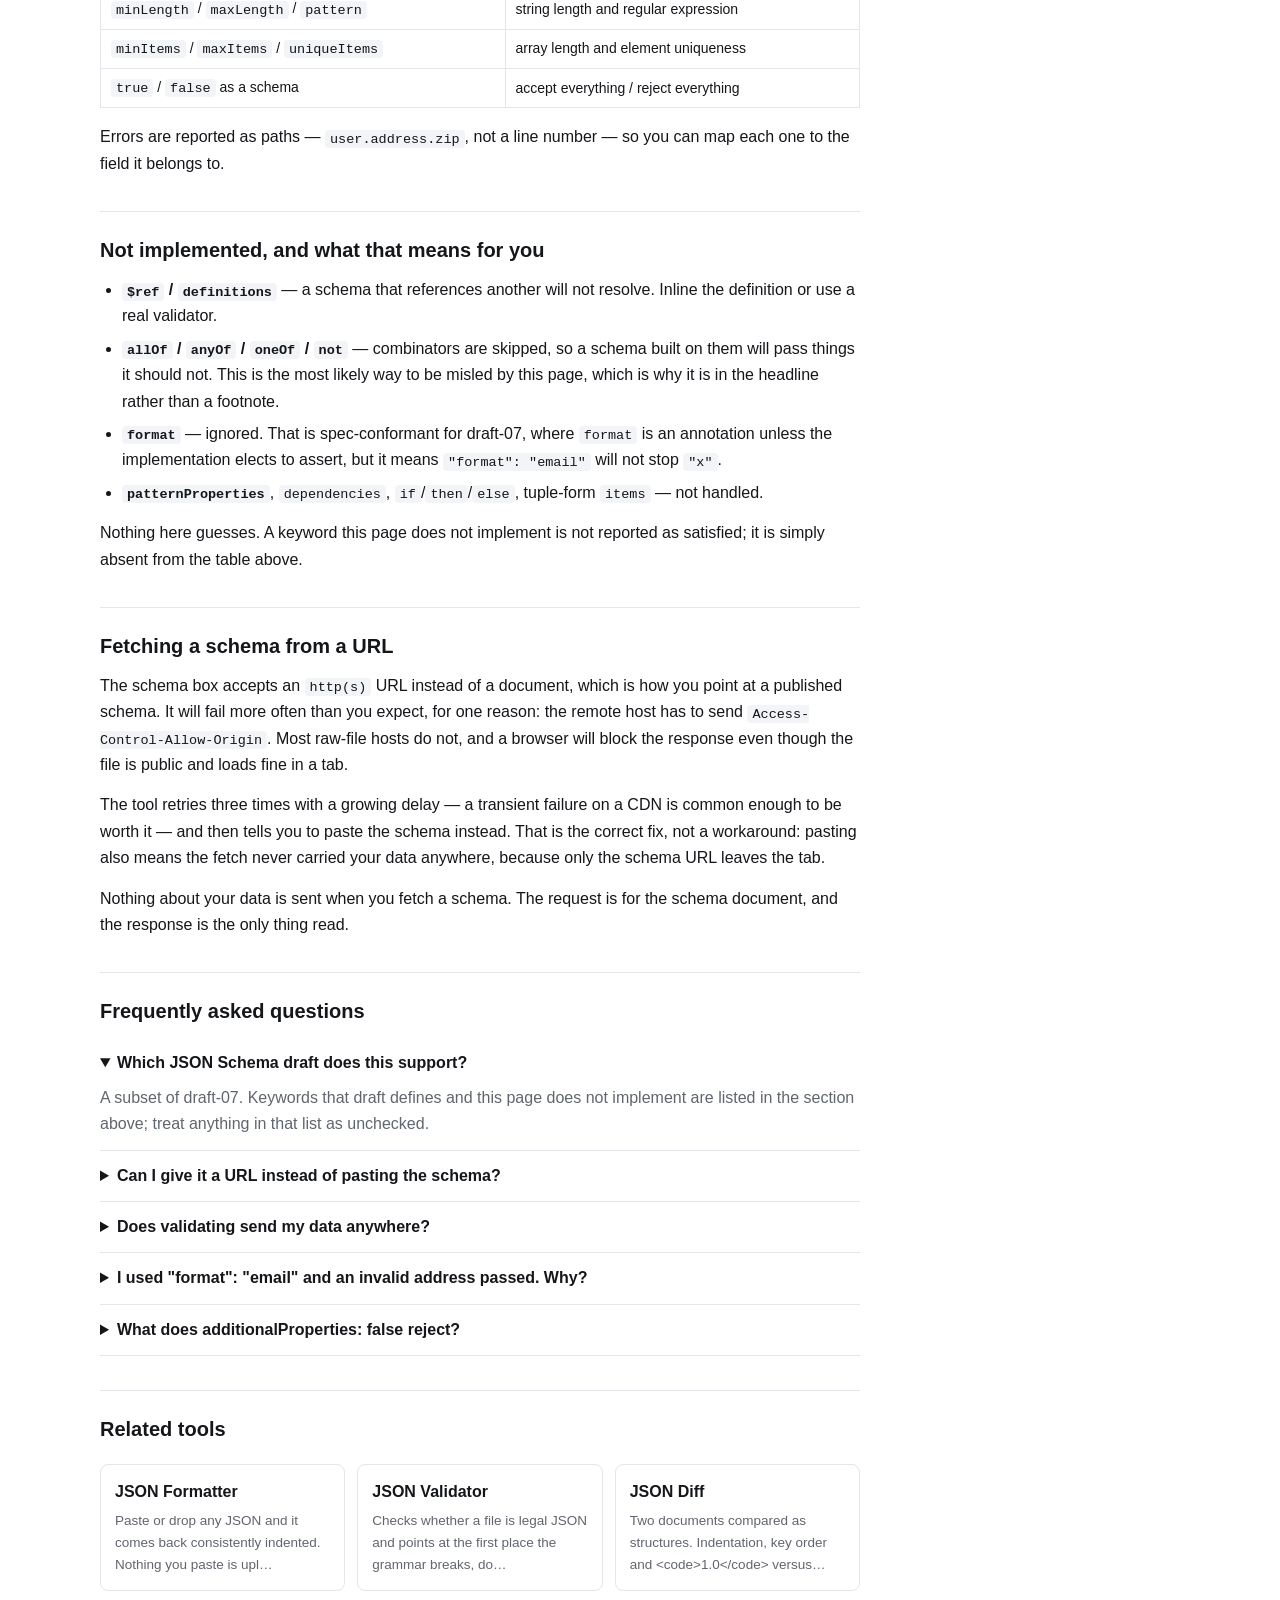
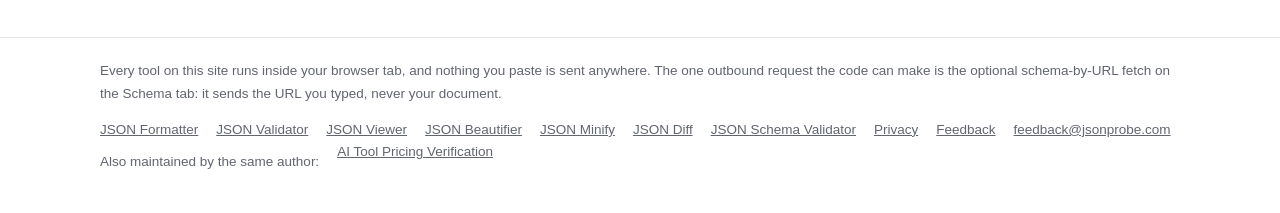
<file: json-schema-validator/index.html>
<!doctype html>
<html lang="en">
<head>
<meta charset="utf-8">
<meta name="viewport" content="width=device-width, initial-scale=1">
<title>JSON Schema Validator — draft-07 Subset, Run Locally</title>
<meta name="description" content="Check data against a schema — paste it or point at a URL. Supports the keywords people actually use; the ones that are missing are listed here rather than sil">
<meta property="og:type" content="website">
<meta property="og:site_name" content="JSONProbe">
<meta property="og:title" content="JSON Schema Validator — draft-07 Subset, Run Locally">
<meta property="og:description" content="Check data against a schema — paste it or point at a URL. Supports the keywords people actually use; the ones that are missing are listed here rather than sil">
<meta property="og:url" content="https://jsonprobe.com/json-schema-validator/">
<meta name="twitter:card" content="summary">
<link rel="icon" href="data:image/svg+xml,%3Csvg xmlns='http://www.w3.org/2000/svg' viewBox='0 0 32 32'%3E%3Crect width='32' height='32' rx='7' fill='%231d5cff'/%3E%3Ctext x='16' y='23' font-size='17' font-family='monospace' fill='%23fff' text-anchor='middle'%3E%7B%7D%3C/text%3E%3C/svg%3E">
<link rel="apple-touch-icon" href="/logo-192.png">
<meta property="og:image" content="https://jsonprobe.com/logo.png">
<meta name="twitter:image" content="https://jsonprobe.com/logo.png">
<link rel="canonical" href="https://jsonprobe.com/json-schema-validator/">
<link rel="stylesheet" href="/assets/style.css">
<script type="application/ld+json">{"@context":"https://schema.org","@type":"WebApplication","name":"JSON Schema Validator","url":"https://jsonprobe.com/json-schema-validator/","applicationCategory":"DeveloperApplication","operatingSystem":"Any (browser-based)","browserRequirements":"Requires JavaScript. Runs entirely client-side.","description":"Check data against a schema — paste it or point at a URL. Supports the keywords people actually use; the ones that are missing are listed here rather than silently ignored.","offers":{"@type":"Offer","price":"0","priceCurrency":"USD"},"featureList":["JSON formatting with line/column error reporting","Web Worker processing for very large files","Collapsible tree view","JSONPath query","Structural JSON diff","JSON Schema (draft-07 subset) validation"]}</script>
<script type="application/ld+json">{"@context":"https://schema.org","@type":"FAQPage","mainEntity":[{"@type":"Question","name":"Which JSON Schema draft does this support?","acceptedAnswer":{"@type":"Answer","text":"A subset of draft-07. Keywords that draft defines and this page does not implement are listed in the section above; treat anything in that list as unchecked."}},{"@type":"Question","name":"Can I give it a URL instead of pasting the schema?","acceptedAnswer":{"@type":"Answer","text":"Yes — an http(s) URL in the schema box is fetched, retried up to three times, and used. It only works if the host sends CORS headers, which most file hosts do not."}},{"@type":"Question","name":"Does validating send my data anywhere?","acceptedAnswer":{"@type":"Answer","text":"No. The only outbound request on this page is the optional schema fetch, and that request contains the schema URL and nothing else. Validation itself runs in the tab."}},{"@type":"Question","name":"I used \"format\": \"email\" and an invalid address passed. Why?","acceptedAnswer":{"@type":"Answer","text":"format is not asserted here, which matches draft-07's default behaviour. If you need format checking, use a validator that opts into it and say so in your schema documentation — several validators disagree about format, so a schema that relies on it is not portable."}},{"@type":"Question","name":"What does additionalProperties: false reject?","acceptedAnswer":{"@type":"Answer","text":"Any key not listed in properties (and not matched by patternProperties, which this page does not implement). It is the strictest useful setting for API payloads, and the one most likely to break when a producer adds a field — which is arguably the point."}}]}</script>
<script type="application/ld+json">{"@context":"https://schema.org","@type":"BreadcrumbList","itemListElement":[{"@type":"ListItem","position":1,"name":"JSONProbe","item":"https://jsonprobe.com/"},{"@type":"ListItem","position":2,"name":"JSON Schema Validator","item":"https://jsonprobe.com/json-schema-validator/"}]}</script>
</head>
<body>
<header class="site">
  <div class="wrap">
    <a class="brand" href="/">JSONProbe</a>
    <nav>
      <a href="/json-formatter/">Formatter</a>
      <a href="/json-validator/">Validator</a>
      <a href="/json-viewer/">Viewer</a>
      <a href="/json-diff/">Diff</a>
      <a href="/json-schema-validator/">Schema</a>
    </nav>
  </div>
</header>
<main class="wrap">
  <h1>JSON Schema Validator</h1>
  <p class="lede">Check data against a schema — paste it or point at a URL. Supports the keywords people actually use; the ones that are missing are listed here rather than silently ignored.</p>




  <div class="tool">
    <div class="tabs" role="tablist">
      <button id="tab-format" role="tab" aria-selected="false">Format &amp; validate</button>
      <button id="tab-tree" role="tab" aria-selected="false">Tree view</button>
      <button id="tab-query" role="tab" aria-selected="false">JSONPath query</button>
      <button id="tab-diff" role="tab" aria-selected="false">Diff</button>
      <button id="tab-schema" role="tab" aria-selected="false">Schema validation</button>
    </div>

    <div class="panel">
      <div class="controls">
        <label>Indent
          <select id="opt-indent">
            <option value="2" selected>2 spaces</option>
            <option value="4">4 spaces</option>
            <option value="3">3 spaces</option>
            <option value="1">1 space</option>
            <option value="tab">Tab</option>
          </select>
        </label>
        <label><input type="checkbox" id="opt-sort"> Sort keys alphabetically</label>
        <label><input type="checkbox" id="opt-minify"> Minify</label>
        <span style="flex:1"></span>
        <button class="btn primary" id="btn-format">Format</button>
        <button class="btn" id="btn-sample">Sample</button>
        <button class="btn" id="btn-clear">Clear</button>
      </div>

      <!-- ── Format &amp; validate ── -->
      <div id="panel-format">
        <div class="grid2">
          <div class="io">
            <div class="io-head"><span>Input</span><span class="grow"></span>
              <span id="input-info">empty</span>
              <label class="btn tiny" style="cursor:pointer">Open file
                <input type="file" id="file" accept=".json,.txt,application/json" hidden>
              </label>
            </div>
            <textarea id="input" spellcheck="false" autocomplete="off" autocapitalize="off"
              placeholder='Paste JSON here, or drop a.json file…'></textarea>
            <div class="drop" id="drop">Drop a.json file here — read locally, never uploaded</div>
          </div>
          <div class="io">
            <div class="io-head"><span>Result</span><span class="grow"></span>
              <button class="btn tiny" id="btn-copy">Copy</button>
              <button class="btn tiny" id="btn-download">Download</button>
            </div>
            <pre class="outbox" id="output"></pre>
          </div>
        </div>
        <div class="errbox" id="error" hidden></div>
        <div class="stats" id="stats" hidden></div>
        <p class="note">Ctrl / Cmd + Enter formats as well.</p>
      </div>

      <!-- ── Tree view ── -->
      <div id="panel-tree" hidden>
        <p class="note">Click any <code>{ }</code> or <code>[ ]</code> to collapse or expand it. The number beside a bracket is its item count, so an empty array is obvious at a glance. Rendering stops at 5,000 nodes.</p>
        <div id="tree"><p class="note">Paste JSON into the Format &amp; validate tab first.</p></div>
      </div>

      <!-- ── JSONPath ── -->
      <div id="panel-query" hidden>
        <div class="controls">
          <input type="text" id="path" value="$..id" spellcheck="false">
          <button class="btn primary" id="btn-query">Run query</button>
        </div>
        <div class="try">
          Try:
          <button class="btn tiny" data-path="$.user.name">$.user.name</button>
          <button class="btn tiny" data-path="$..id">$..id (every id, recursively)</button>
          <button class="btn tiny" data-path="$.orders[*].total">$.orders[*].total</button>
          <button class="btn tiny" data-path="$">$ (the whole document)</button>
        </div>
        <pre class="outbox" id="query-result" style="margin-top:12px"></pre>
        <p class="note">Supported: <code>$</code>, <code>.key</code>, <code>..key</code> (recursive descent), <code>[0]</code> and <code>[*]</code>. That is the subset developers actually use, not the whole JSONPath grammar.</p>
      </div>

      <!-- ── Diff ── -->
      <div id="panel-diff" hidden>
        <div class="grid2">
          <div class="io">
            <div class="io-head"><span>Left (before)</span></div>
            <textarea id="diff-a" spellcheck="false" placeholder='{"a": 1}'></textarea>
          </div>
          <div class="io">
            <div class="io-head"><span>Right (after)</span></div>
            <textarea id="diff-b" spellcheck="false" placeholder='{"a": 2, "b": 3}'></textarea>
          </div>
        </div>
        <div class="controls" style="margin-top:12px"><button class="btn primary" id="btn-diff">Compare</button></div>
        <pre class="outbox" id="diff-result"></pre>
        <p class="note">Compared <strong>structurally</strong>, not as text. Indentation, key order and <code>1.0</code> vs <code>1</code> are not reported as differences.</p>
      </div>

      <!-- ── Schema ── -->
      <div id="panel-schema" hidden>
        <div class="io">
          <div class="io-head"><span>JSON Schema — a draft-07 subset, or an http(s) URL</span></div>
          <textarea id="schema-src" spellcheck="false" placeholder='{"type":"object","required":["name"],"properties":{"name":{"type":"string"}}}'>
          </textarea>
        </div>
        <div class="controls" style="margin-top:12px">
          <button class="btn primary" id="btn-schema">Validate the JSON above</button>
        </div>
        <pre class="outbox" id="schema-result"></pre>
        <p class="note">The data comes from the input box on the Format &amp; validate tab. Supported: <code>type</code>, <code>required</code>, <code>properties</code>, <code>items</code>, <code>enum</code>, <code>const</code>, numeric bounds, string length and pattern, array length and uniqueness, and <code>additionalProperties</code>. Not supported yet: <code>$ref</code>, <code>allOf</code>/<code>anyOf</code>/<code>oneOf</code> and <code>format</code>.</p>
      </div>
    </div>
  </div>

  <div class="prose">
      <p>This is a subset of draft-07, implemented on purpose and declared in full below. It will tell you whether your data matches the shape you described. It will not behave like Ajv: no <code>$ref</code>, no <code>allOf</code>/<code>anyOf</code>/<code>oneOf</code>, no <code>format</code> assertions.</p>
      <p>The reason to use a page like this instead of Ajv is not capability. It is that the data never leaves the tab — which matters exactly when the payload is a customer record you should not be pasting into a web service. If you need the full vocabulary, run a real validator in your build.</p>
    <h2>Implemented</h2>
    <table>
<thead><tr><th>Keyword</th><th>Behaviour</th></tr></thead>
<tbody>
<tr><td><code>type</code></td><td>string, number, integer, object, array, boolean, null,
or a list of them</td></tr>
<tr><td><code>required</code></td><td>missing properties reported by path</td></tr>
<tr><td><code>properties</code> / <code>additionalProperties</code></td>
<td>nested objects; <code>false</code> rejects undeclared keys</td></tr>
<tr><td><code>items</code></td><td>single schema applied to every element</td></tr>
<tr><td><code>enum</code> / <code>const</code></td><td>value equality against the list or
constant</td></tr>
<tr><td><code>minimum</code> / <code>maximum</code> / <code>exclusiveMinimum</code> /
<code>exclusiveMaximum</code></td><td>numeric bounds, draft-07 numeric form</td></tr>
<tr><td><code>minLength</code> / <code>maxLength</code> / <code>pattern</code></td>
<td>string length and regular expression</td></tr>
<tr><td><code>minItems</code> / <code>maxItems</code> / <code>uniqueItems</code></td>
<td>array length and element uniqueness</td></tr>
<tr><td><code>true</code> / <code>false</code> as a schema</td>
<td>accept everything / reject everything</td></tr>
</tbody></table>
<p>Errors are reported as paths — <code>user.address.zip</code>, not a line number — so you
can map each one to the field it belongs to.</p>
    <h2>Not implemented, and what that means for you</h2>
    <ul>
<li><strong><code>$ref</code> / <code>definitions</code></strong> — a schema that references
another will not resolve. Inline the definition or use a real validator.</li>
<li><strong><code>allOf</code> / <code>anyOf</code> / <code>oneOf</code> /
<code>not</code></strong> — combinators are skipped, so a schema built on them will pass
things it should not. This is the most likely way to be misled by this page, which is why
it is in the headline rather than a footnote.</li>
<li><strong><code>format</code></strong> — ignored. That is spec-conformant for draft-07,
where <code>format</code> is an annotation unless the implementation elects to assert, but
it means <code>"format": "email"</code> will not stop <code>"x"</code>.</li>
<li><strong><code>patternProperties</code></strong>, <code>dependencies</code>,
<code>if</code>/<code>then</code>/<code>else</code>, tuple-form
<code>items</code></strong> — not handled.</li>
</ul>
<p>Nothing here guesses. A keyword this page does not implement is not reported as
satisfied; it is simply absent from the table above.</p>
    <h2>Fetching a schema from a URL</h2>
    <p>The schema box accepts an <code>http(s)</code> URL instead of a
document, which is how you point at a published schema. It will fail more often than you
expect, for one reason: the remote host has to send
<code>Access-Control-Allow-Origin</code>. Most raw-file hosts do not, and a browser will
block the response even though the file is public and loads fine in a tab.</p>
<p>The tool retries three times with a growing delay — a transient failure on a CDN is
common enough to be worth it — and then tells you to paste the schema instead. That is the
correct fix, not a workaround: pasting also means the fetch never carried your data
anywhere, because only the schema URL leaves the tab.</p>
<p>Nothing about your data is sent when you fetch a schema. The request is for the schema
document, and the response is the only thing read.</p>
    <h2>Frequently asked questions</h2>
    <details class="faq" open>
      <summary>Which JSON Schema draft does this support?</summary>
      <p>A subset of draft-07. Keywords that draft defines and this page does not implement are listed in the section above; treat anything in that list as unchecked.</p>
    </details>
    <details class="faq">
      <summary>Can I give it a URL instead of pasting the schema?</summary>
      <p>Yes — an <code>http(s)</code> URL in the schema box is fetched, retried up to three times, and used. It only works if the host sends CORS headers, which most file hosts do not.</p>
    </details>
    <details class="faq">
      <summary>Does validating send my data anywhere?</summary>
      <p>No. The only outbound request on this page is the optional schema fetch, and that request contains the schema URL and nothing else. Validation itself runs in the tab.</p>
    </details>
    <details class="faq">
      <summary>I used &quot;format&quot;: &quot;email&quot; and an invalid address passed. Why?</summary>
      <p><code>format</code> is not asserted here, which matches draft-07's default behaviour. If you need format checking, use a validator that opts into it and say so in your schema documentation — several validators disagree about <code>format</code>, so a schema that relies on it is not portable.</p>
    </details>
    <details class="faq">
      <summary>What does additionalProperties: false reject?</summary>
      <p>Any key not listed in <code>properties</code> (and not matched by <code>patternProperties</code>, which this page does not implement). It is the strictest useful setting for API payloads, and the one most likely to break when a producer adds a field — which is arguably the point.</p>
    </details>
    <h2>Related tools</h2>
    <div class="cards">
      <a class="card" href="/json-formatter/"><div class="t">JSON Formatter</div><div class="d">Paste or drop any JSON and it comes back consistently indented. Nothing you paste is upl…</div></a>
      <a class="card" href="/json-validator/"><div class="t">JSON Validator</div><div class="d">Checks whether a file is legal JSON and points at the first place the grammar breaks, do…</div></a>
      <a class="card" href="/json-diff/"><div class="t">JSON Diff</div><div class="d">Two documents compared as structures. Indentation, key order and &lt;code&gt;1.0&lt;/code&gt; versus…</div></a>
    </div>
  </div>

</main>
<footer class="site">
  <div class="wrap">
    <p>Every tool on this site runs inside your browser tab, and nothing you paste is sent anywhere. The one outbound request the code can make is the optional schema-by-URL fetch on the Schema tab: it sends the URL you typed, never your document.</p>
    <div class="row">
      <a href="/json-formatter/">JSON Formatter</a>
      <a href="/json-validator/">JSON Validator</a>
      <a href="/json-viewer/">JSON Viewer</a>
      <a href="/json-beautifier/">JSON Beautifier</a>
      <a href="/json-minify/">JSON Minify</a>
      <a href="/json-diff/">JSON Diff</a>
      <a href="/json-schema-validator/">JSON Schema Validator</a>
      <a href="/privacy/">Privacy</a>
<a href="https://github.com/george-poe/jsonprobe-com/issues/new?title=Feedback" target="_blank" rel="noopener">Feedback</a> <a href="mailto:feedback@jsonprobe.com?subject=Feedback">feedback@jsonprobe.com</a>
    </div>
    <div class="row">
      <span class="note">Also maintained by the same author:</span>
      <a href="https://verifiedprices.com" rel="noopener">AI Tool Pricing Verification</a>
    </div>
  </div>
</footer>
<script>window.JSON_TOOLS_DEFAULT_TAB="schema";</script>
<script async src="https://pagead2.googlesyndication.com/pagead/js/adsbygoogle.js?client=ca-pub-8729073989846623" crossorigin="anonymous"></script>
<script>window.SITE_FEEDBACK={repo:"george-poe/jsonprobe-com",mail:"feedback@jsonprobe.com",site:"jsonprobe.com",built:"2026-10-02"};</script>
<script src="/assets/engine.js"></script>
<script src="/assets/app.js"></script>

</body>
</html>
</file>
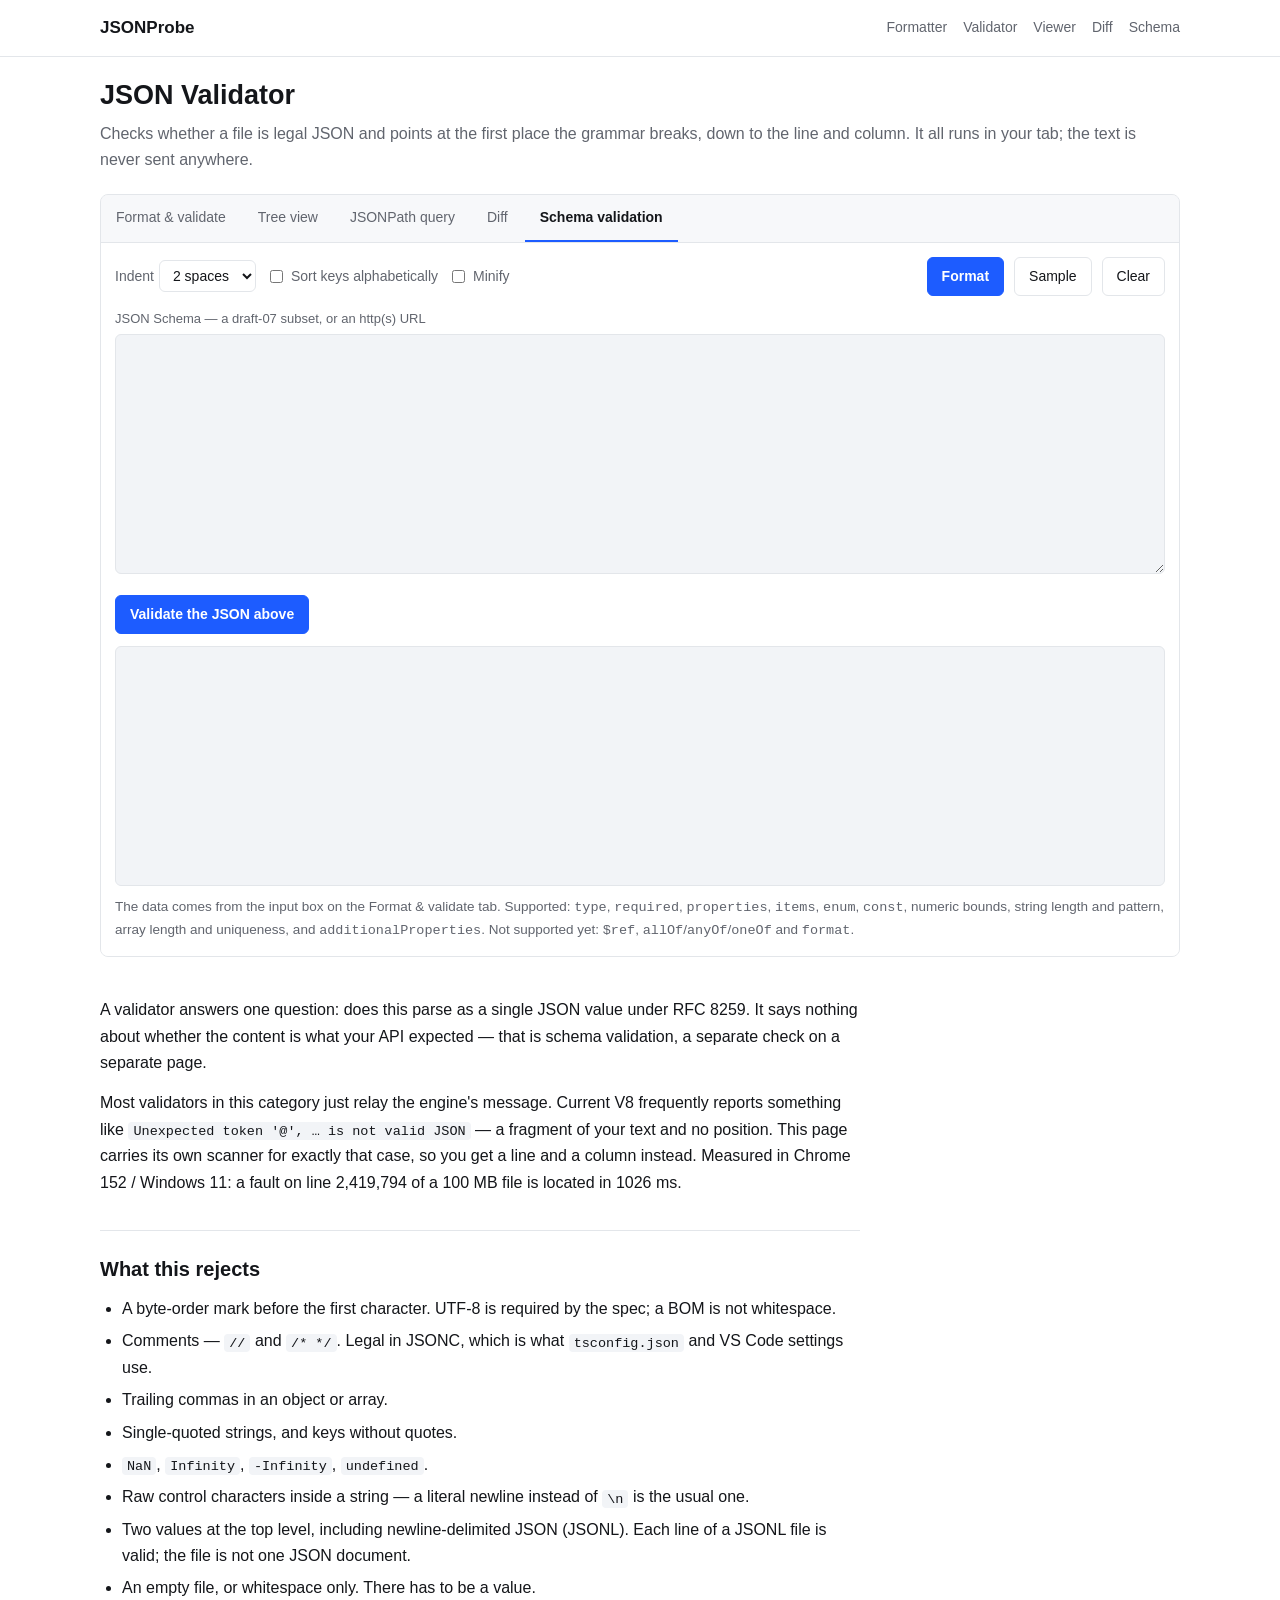
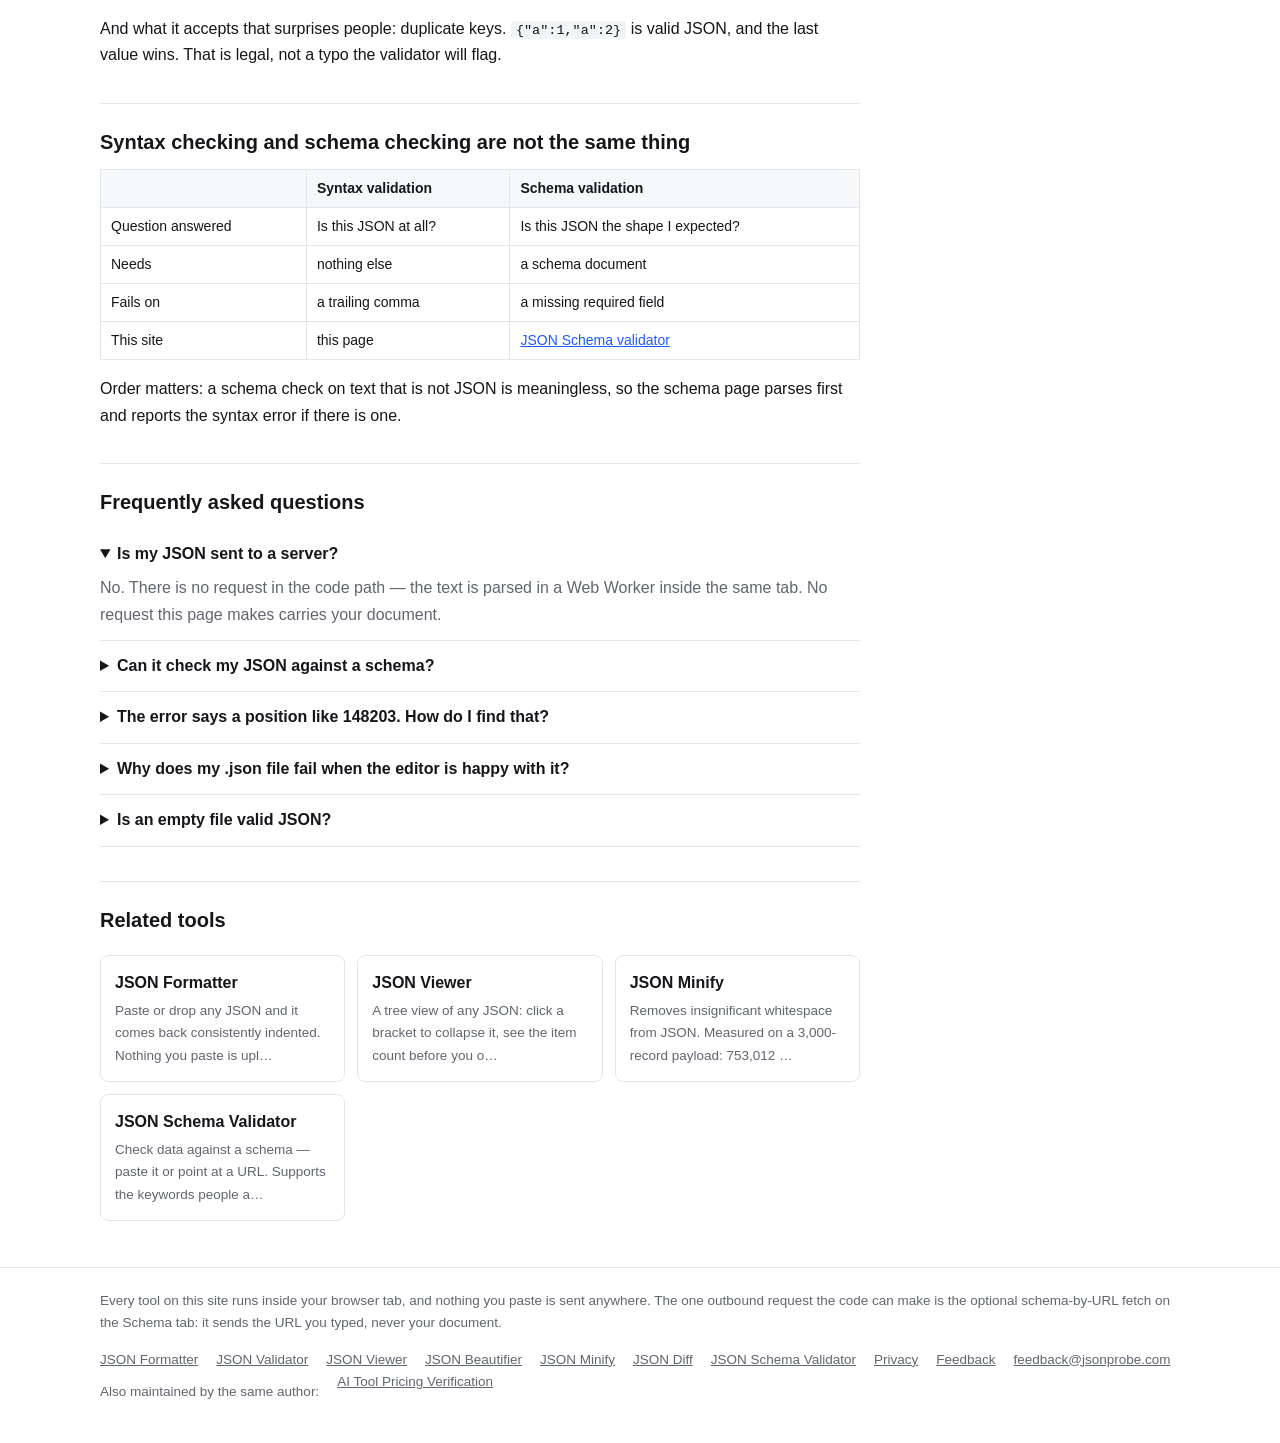
<file: json-validator/index.html>
<!doctype html>
<html lang="en">
<head>
<meta charset="utf-8">
<meta name="viewport" content="width=device-width, initial-scale=1">
<title>JSON Validator — Exact Line and Column, Nothing Uploaded</title>
<meta name="description" content="Checks whether a file is legal JSON and points at the first place the grammar breaks, down to the line and column. It all runs in your tab; the text is never ">
<meta property="og:type" content="website">
<meta property="og:site_name" content="JSONProbe">
<meta property="og:title" content="JSON Validator — Exact Line and Column, Nothing Uploaded">
<meta property="og:description" content="Checks whether a file is legal JSON and points at the first place the grammar breaks, down to the line and column. It all runs in your tab; the text is never ">
<meta property="og:url" content="https://jsonprobe.com/json-validator/">
<meta name="twitter:card" content="summary">
<link rel="icon" href="data:image/svg+xml,%3Csvg xmlns='http://www.w3.org/2000/svg' viewBox='0 0 32 32'%3E%3Crect width='32' height='32' rx='7' fill='%231d5cff'/%3E%3Ctext x='16' y='23' font-size='17' font-family='monospace' fill='%23fff' text-anchor='middle'%3E%7B%7D%3C/text%3E%3C/svg%3E">
<link rel="apple-touch-icon" href="/logo-192.png">
<meta property="og:image" content="https://jsonprobe.com/logo.png">
<meta name="twitter:image" content="https://jsonprobe.com/logo.png">
<link rel="canonical" href="https://jsonprobe.com/json-validator/">
<link rel="stylesheet" href="/assets/style.css">
<script type="application/ld+json">{"@context":"https://schema.org","@type":"WebApplication","name":"JSON Validator","url":"https://jsonprobe.com/json-validator/","applicationCategory":"DeveloperApplication","operatingSystem":"Any (browser-based)","browserRequirements":"Requires JavaScript. Runs entirely client-side.","description":"Checks whether a file is legal JSON and points at the first place the grammar breaks, down to the line and column. It all runs in your tab; the text is never sent anywhere.","offers":{"@type":"Offer","price":"0","priceCurrency":"USD"},"featureList":["JSON formatting with line/column error reporting","Web Worker processing for very large files","Collapsible tree view","JSONPath query","Structural JSON diff","JSON Schema (draft-07 subset) validation"]}</script>
<script type="application/ld+json">{"@context":"https://schema.org","@type":"FAQPage","mainEntity":[{"@type":"Question","name":"Is my JSON sent to a server?","acceptedAnswer":{"@type":"Answer","text":"No. There is no request in the code path — the text is parsed in a Web Worker inside the same tab. No request this page makes carries your document."}},{"@type":"Question","name":"Can it check my JSON against a schema?","acceptedAnswer":{"@type":"Answer","text":"Not on this page. This one only answers \"is it valid JSON\". Schema validation is a separate tool and it is a draft-07 subset — see the JSON Schema validator page for what is and is not implemented."}},{"@type":"Question","name":"The error says a position like 148203. How do I find that?","acceptedAnswer":{"@type":"Answer","text":"Older engines printed a character offset; you were left counting. This page prints line and column, plus the surrounding text of that line, because it locates the fault itself rather than relaying the engine."}},{"@type":"Question","name":"Why does my .json file fail when the editor is happy with it?","acceptedAnswer":{"@type":"Answer","text":"The editor is probably reading JSONC or JSON5, which allow comments, trailing commas and unquoted keys. Those are not JSON. Either strip the extensions or keep the file named .jsonc."}},{"@type":"Question","name":"Is an empty file valid JSON?","acceptedAnswer":{"@type":"Answer","text":"No. A JSON text must contain exactly one value, and an empty file contains none. Neither is {} equivalent — if you want \"nothing\", write null."}}]}</script>
<script type="application/ld+json">{"@context":"https://schema.org","@type":"BreadcrumbList","itemListElement":[{"@type":"ListItem","position":1,"name":"JSONProbe","item":"https://jsonprobe.com/"},{"@type":"ListItem","position":2,"name":"JSON Validator","item":"https://jsonprobe.com/json-validator/"}]}</script>
</head>
<body>
<header class="site">
  <div class="wrap">
    <a class="brand" href="/">JSONProbe</a>
    <nav>
      <a href="/json-formatter/">Formatter</a>
      <a href="/json-validator/">Validator</a>
      <a href="/json-viewer/">Viewer</a>
      <a href="/json-diff/">Diff</a>
      <a href="/json-schema-validator/">Schema</a>
    </nav>
  </div>
</header>
<main class="wrap">
  <h1>JSON Validator</h1>
  <p class="lede">Checks whether a file is legal JSON and points at the first place the grammar breaks, down to the line and column. It all runs in your tab; the text is never sent anywhere.</p>




  <div class="tool">
    <div class="tabs" role="tablist">
      <button id="tab-format" role="tab" aria-selected="false">Format &amp; validate</button>
      <button id="tab-tree" role="tab" aria-selected="false">Tree view</button>
      <button id="tab-query" role="tab" aria-selected="false">JSONPath query</button>
      <button id="tab-diff" role="tab" aria-selected="false">Diff</button>
      <button id="tab-schema" role="tab" aria-selected="false">Schema validation</button>
    </div>

    <div class="panel">
      <div class="controls">
        <label>Indent
          <select id="opt-indent">
            <option value="2" selected>2 spaces</option>
            <option value="4">4 spaces</option>
            <option value="3">3 spaces</option>
            <option value="1">1 space</option>
            <option value="tab">Tab</option>
          </select>
        </label>
        <label><input type="checkbox" id="opt-sort"> Sort keys alphabetically</label>
        <label><input type="checkbox" id="opt-minify"> Minify</label>
        <span style="flex:1"></span>
        <button class="btn primary" id="btn-format">Format</button>
        <button class="btn" id="btn-sample">Sample</button>
        <button class="btn" id="btn-clear">Clear</button>
      </div>

      <!-- ── Format &amp; validate ── -->
      <div id="panel-format">
        <div class="grid2">
          <div class="io">
            <div class="io-head"><span>Input</span><span class="grow"></span>
              <span id="input-info">empty</span>
              <label class="btn tiny" style="cursor:pointer">Open file
                <input type="file" id="file" accept=".json,.txt,application/json" hidden>
              </label>
            </div>
            <textarea id="input" spellcheck="false" autocomplete="off" autocapitalize="off"
              placeholder='Paste JSON here, or drop a.json file…'></textarea>
            <div class="drop" id="drop">Drop a.json file here — read locally, never uploaded</div>
          </div>
          <div class="io">
            <div class="io-head"><span>Result</span><span class="grow"></span>
              <button class="btn tiny" id="btn-copy">Copy</button>
              <button class="btn tiny" id="btn-download">Download</button>
            </div>
            <pre class="outbox" id="output"></pre>
          </div>
        </div>
        <div class="errbox" id="error" hidden></div>
        <div class="stats" id="stats" hidden></div>
        <p class="note">Ctrl / Cmd + Enter formats as well.</p>
      </div>

      <!-- ── Tree view ── -->
      <div id="panel-tree" hidden>
        <p class="note">Click any <code>{ }</code> or <code>[ ]</code> to collapse or expand it. The number beside a bracket is its item count, so an empty array is obvious at a glance. Rendering stops at 5,000 nodes.</p>
        <div id="tree"><p class="note">Paste JSON into the Format &amp; validate tab first.</p></div>
      </div>

      <!-- ── JSONPath ── -->
      <div id="panel-query" hidden>
        <div class="controls">
          <input type="text" id="path" value="$..id" spellcheck="false">
          <button class="btn primary" id="btn-query">Run query</button>
        </div>
        <div class="try">
          Try:
          <button class="btn tiny" data-path="$.user.name">$.user.name</button>
          <button class="btn tiny" data-path="$..id">$..id (every id, recursively)</button>
          <button class="btn tiny" data-path="$.orders[*].total">$.orders[*].total</button>
          <button class="btn tiny" data-path="$">$ (the whole document)</button>
        </div>
        <pre class="outbox" id="query-result" style="margin-top:12px"></pre>
        <p class="note">Supported: <code>$</code>, <code>.key</code>, <code>..key</code> (recursive descent), <code>[0]</code> and <code>[*]</code>. That is the subset developers actually use, not the whole JSONPath grammar.</p>
      </div>

      <!-- ── Diff ── -->
      <div id="panel-diff" hidden>
        <div class="grid2">
          <div class="io">
            <div class="io-head"><span>Left (before)</span></div>
            <textarea id="diff-a" spellcheck="false" placeholder='{"a": 1}'></textarea>
          </div>
          <div class="io">
            <div class="io-head"><span>Right (after)</span></div>
            <textarea id="diff-b" spellcheck="false" placeholder='{"a": 2, "b": 3}'></textarea>
          </div>
        </div>
        <div class="controls" style="margin-top:12px"><button class="btn primary" id="btn-diff">Compare</button></div>
        <pre class="outbox" id="diff-result"></pre>
        <p class="note">Compared <strong>structurally</strong>, not as text. Indentation, key order and <code>1.0</code> vs <code>1</code> are not reported as differences.</p>
      </div>

      <!-- ── Schema ── -->
      <div id="panel-schema" hidden>
        <div class="io">
          <div class="io-head"><span>JSON Schema — a draft-07 subset, or an http(s) URL</span></div>
          <textarea id="schema-src" spellcheck="false" placeholder='{"type":"object","required":["name"],"properties":{"name":{"type":"string"}}}'>
          </textarea>
        </div>
        <div class="controls" style="margin-top:12px">
          <button class="btn primary" id="btn-schema">Validate the JSON above</button>
        </div>
        <pre class="outbox" id="schema-result"></pre>
        <p class="note">The data comes from the input box on the Format &amp; validate tab. Supported: <code>type</code>, <code>required</code>, <code>properties</code>, <code>items</code>, <code>enum</code>, <code>const</code>, numeric bounds, string length and pattern, array length and uniqueness, and <code>additionalProperties</code>. Not supported yet: <code>$ref</code>, <code>allOf</code>/<code>anyOf</code>/<code>oneOf</code> and <code>format</code>.</p>
      </div>
    </div>
  </div>

  <div class="prose">
      <p>A validator answers one question: does this parse as a single JSON value under RFC 8259. It says nothing about whether the content is what your API expected — that is schema validation, a separate check on a separate page.</p>
      <p>Most validators in this category just relay the engine's message. Current V8 frequently reports something like <code>Unexpected token '@', … is not valid JSON</code> — a fragment of your text and no position. This page carries its own scanner for exactly that case, so you get a line and a column instead. Measured in Chrome 152 / Windows 11: a fault on line 2,419,794 of a 100 MB file is located in 1026 ms.</p>
    <h2>What this rejects</h2>
    <ul>
<li>A byte-order mark before the first character. UTF-8 is required by the spec; a BOM is
not whitespace.</li>
<li>Comments — <code>//</code> and <code>/* */</code>. Legal in JSONC, which is what
<code>tsconfig.json</code> and VS Code settings use.</li>
<li>Trailing commas in an object or array.</li>
<li>Single-quoted strings, and keys without quotes.</li>
<li><code>NaN</code>, <code>Infinity</code>, <code>-Infinity</code>,
<code>undefined</code>.</li>
<li>Raw control characters inside a string — a literal newline instead of
<code>\n</code> is the usual one.</li>
<li>Two values at the top level, including newline-delimited JSON (JSONL). Each line of a
JSONL file is valid; the file is not one JSON document.</li>
<li>An empty file, or whitespace only. There has to be a value.</li>
</ul>
<p>And what it accepts that surprises people: duplicate keys.
<code>{"a":1,"a":2}</code> is valid JSON, and the last value wins. That is legal, not a
typo the validator will flag.</p>
    <h2>Syntax checking and schema checking are not the same thing</h2>
    <table>
<thead><tr><th></th><th>Syntax validation</th><th>Schema validation</th></tr></thead>
<tbody>
<tr><td>Question answered</td><td>Is this JSON at all?</td>
<td>Is this JSON the shape I expected?</td></tr>
<tr><td>Needs</td><td>nothing else</td><td>a schema document</td></tr>
<tr><td>Fails on</td><td>a trailing comma</td><td>a missing required field</td></tr>
<tr><td>This site</td><td>this page</td>
<td><a href="/json-schema-validator/">JSON Schema validator</a></td></tr>
</tbody></table>
<p>Order matters: a schema check on text that is not JSON is meaningless, so the schema
page parses first and reports the syntax error if there is one.</p>
    <h2>Frequently asked questions</h2>
    <details class="faq" open>
      <summary>Is my JSON sent to a server?</summary>
      <p>No. There is no request in the code path — the text is parsed in a Web Worker inside the same tab. No request this page makes carries your document.</p>
    </details>
    <details class="faq">
      <summary>Can it check my JSON against a schema?</summary>
      <p>Not on this page. This one only answers "is it valid JSON". Schema validation is a separate tool and it is a draft-07 subset — see the JSON Schema validator page for what is and is not implemented.</p>
    </details>
    <details class="faq">
      <summary>The error says a position like 148203. How do I find that?</summary>
      <p>Older engines printed a character offset; you were left counting. This page prints line and column, plus the surrounding text of that line, because it locates the fault itself rather than relaying the engine.</p>
    </details>
    <details class="faq">
      <summary>Why does my .json file fail when the editor is happy with it?</summary>
      <p>The editor is probably reading JSONC or JSON5, which allow comments, trailing commas and unquoted keys. Those are not JSON. Either strip the extensions or keep the file named <code>.jsonc</code>.</p>
    </details>
    <details class="faq">
      <summary>Is an empty file valid JSON?</summary>
      <p>No. A JSON text must contain exactly one value, and an empty file contains none. Neither is <code>{}</code> equivalent — if you want "nothing", write <code>null</code>.</p>
    </details>
    <h2>Related tools</h2>
    <div class="cards">
      <a class="card" href="/json-formatter/"><div class="t">JSON Formatter</div><div class="d">Paste or drop any JSON and it comes back consistently indented. Nothing you paste is upl…</div></a>
      <a class="card" href="/json-viewer/"><div class="t">JSON Viewer</div><div class="d">A tree view of any JSON: click a bracket to collapse it, see the item count before you o…</div></a>
      <a class="card" href="/json-minify/"><div class="t">JSON Minify</div><div class="d">Removes insignificant whitespace from JSON. Measured on a 3,000-record payload: 753,012 …</div></a>
      <a class="card" href="/json-schema-validator/"><div class="t">JSON Schema Validator</div><div class="d">Check data against a schema — paste it or point at a URL. Supports the keywords people a…</div></a>
    </div>
  </div>

</main>
<footer class="site">
  <div class="wrap">
    <p>Every tool on this site runs inside your browser tab, and nothing you paste is sent anywhere. The one outbound request the code can make is the optional schema-by-URL fetch on the Schema tab: it sends the URL you typed, never your document.</p>
    <div class="row">
      <a href="/json-formatter/">JSON Formatter</a>
      <a href="/json-validator/">JSON Validator</a>
      <a href="/json-viewer/">JSON Viewer</a>
      <a href="/json-beautifier/">JSON Beautifier</a>
      <a href="/json-minify/">JSON Minify</a>
      <a href="/json-diff/">JSON Diff</a>
      <a href="/json-schema-validator/">JSON Schema Validator</a>
      <a href="/privacy/">Privacy</a>
<a href="https://github.com/george-poe/jsonprobe-com/issues/new?title=Feedback" target="_blank" rel="noopener">Feedback</a> <a href="mailto:feedback@jsonprobe.com?subject=Feedback">feedback@jsonprobe.com</a>
    </div>
    <div class="row">
      <span class="note">Also maintained by the same author:</span>
      <a href="https://verifiedprices.com" rel="noopener">AI Tool Pricing Verification</a>
    </div>
  </div>
</footer>
<script>window.JSON_TOOLS_DEFAULT_TAB="schema";</script>
<script async src="https://pagead2.googlesyndication.com/pagead/js/adsbygoogle.js?client=ca-pub-8729073989846623" crossorigin="anonymous"></script>
<script>window.SITE_FEEDBACK={repo:"george-poe/jsonprobe-com",mail:"feedback@jsonprobe.com",site:"jsonprobe.com",built:"2026-10-02"};</script>
<script src="/assets/engine.js"></script>
<script src="/assets/app.js"></script>

</body>
</html>
</file>
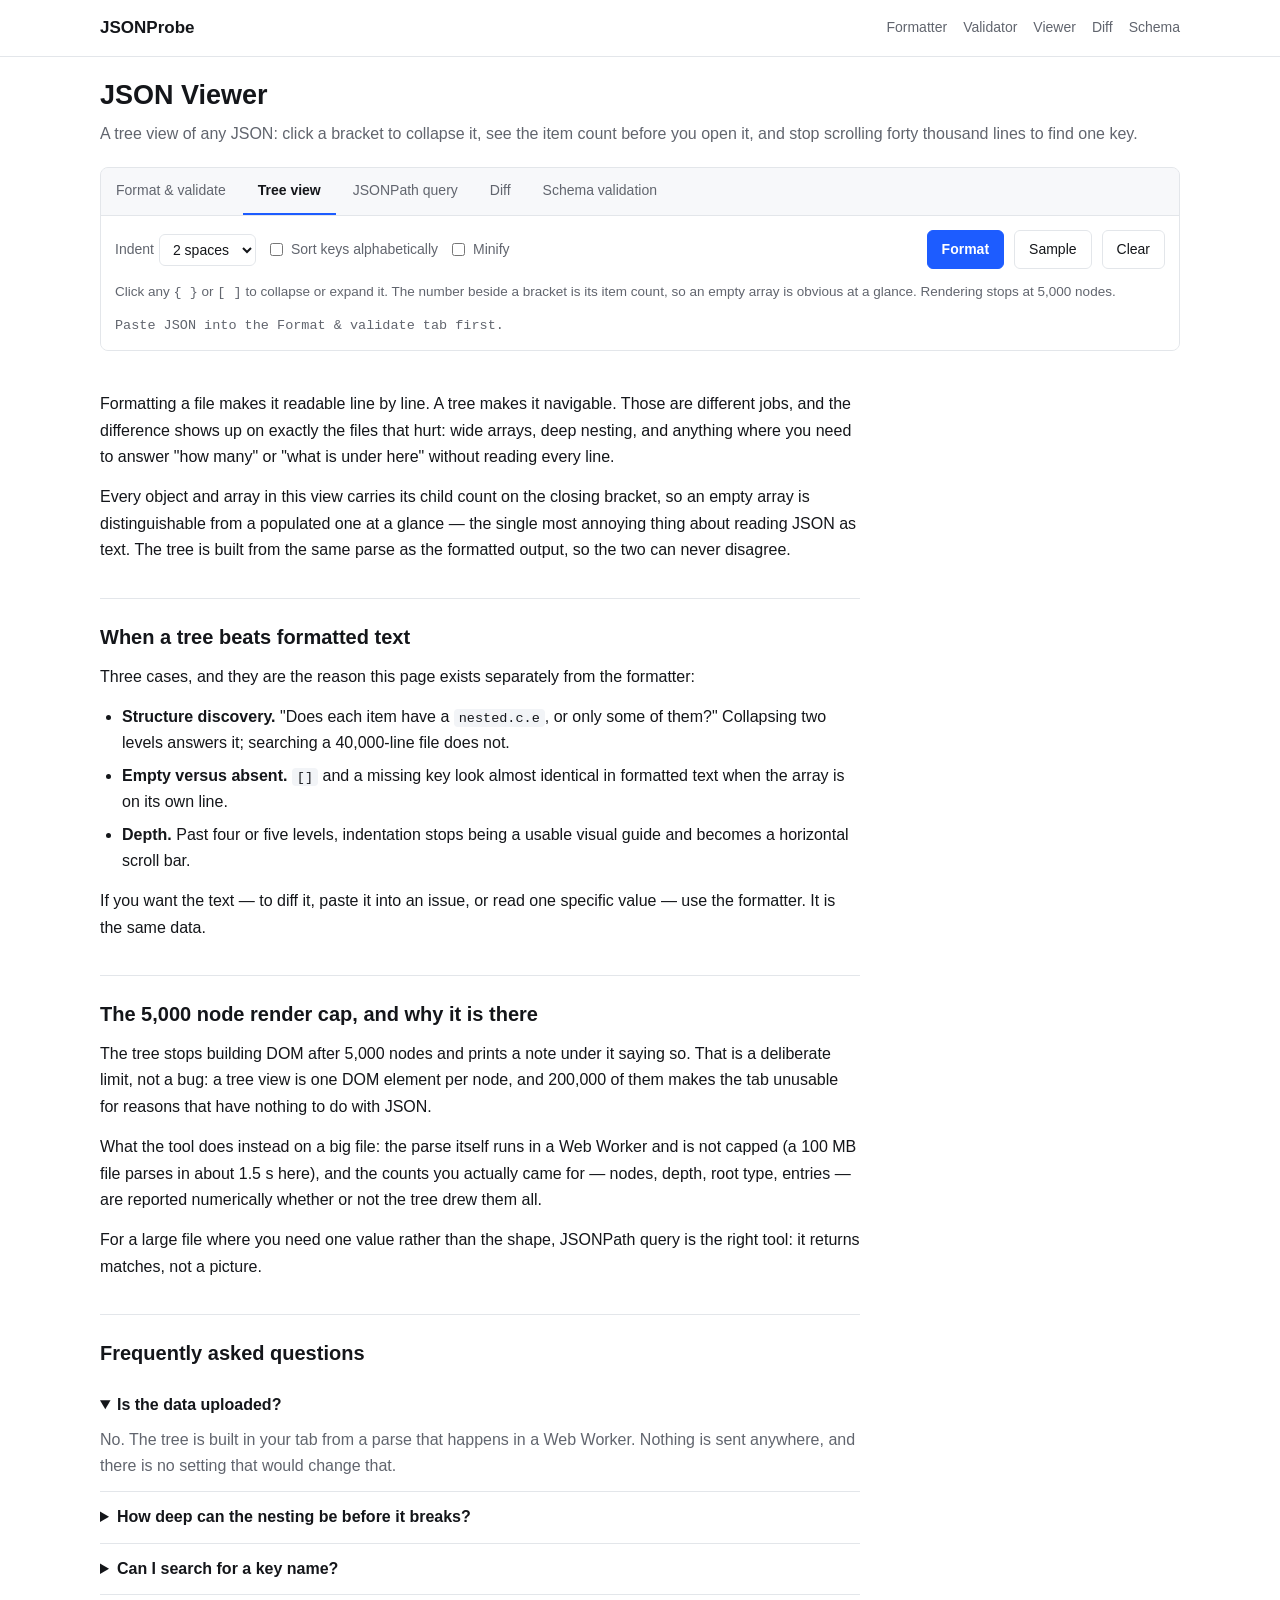
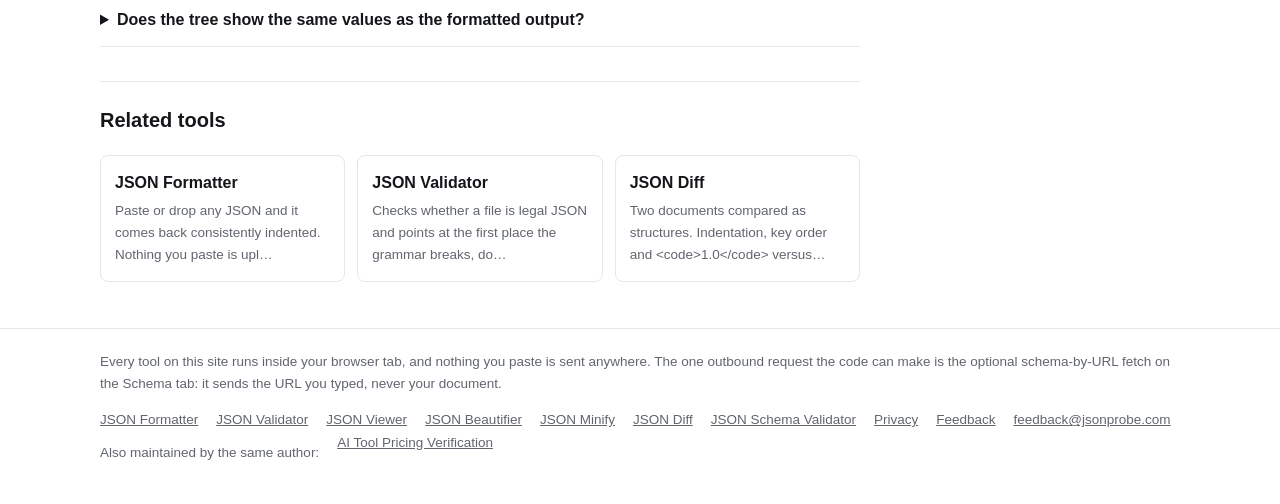
<file: json-viewer/index.html>
<!doctype html>
<html lang="en">
<head>
<meta charset="utf-8">
<meta name="viewport" content="width=device-width, initial-scale=1">
<title>JSON Viewer — Collapsible Tree for Large, Deep Files</title>
<meta name="description" content="A tree view of any JSON: click a bracket to collapse it, see the item count before you open it, and stop scrolling forty thousand lines to find one key.">
<meta property="og:type" content="website">
<meta property="og:site_name" content="JSONProbe">
<meta property="og:title" content="JSON Viewer — Collapsible Tree for Large, Deep Files">
<meta property="og:description" content="A tree view of any JSON: click a bracket to collapse it, see the item count before you open it, and stop scrolling forty thousand lines to find one key.">
<meta property="og:url" content="https://jsonprobe.com/json-viewer/">
<meta name="twitter:card" content="summary">
<link rel="icon" href="data:image/svg+xml,%3Csvg xmlns='http://www.w3.org/2000/svg' viewBox='0 0 32 32'%3E%3Crect width='32' height='32' rx='7' fill='%231d5cff'/%3E%3Ctext x='16' y='23' font-size='17' font-family='monospace' fill='%23fff' text-anchor='middle'%3E%7B%7D%3C/text%3E%3C/svg%3E">
<link rel="apple-touch-icon" href="/logo-192.png">
<meta property="og:image" content="https://jsonprobe.com/logo.png">
<meta name="twitter:image" content="https://jsonprobe.com/logo.png">
<link rel="canonical" href="https://jsonprobe.com/json-viewer/">
<link rel="stylesheet" href="/assets/style.css">
<script type="application/ld+json">{"@context":"https://schema.org","@type":"WebApplication","name":"JSON Viewer","url":"https://jsonprobe.com/json-viewer/","applicationCategory":"DeveloperApplication","operatingSystem":"Any (browser-based)","browserRequirements":"Requires JavaScript. Runs entirely client-side.","description":"A tree view of any JSON: click a bracket to collapse it, see the item count before you open it, and stop scrolling forty thousand lines to find one key.","offers":{"@type":"Offer","price":"0","priceCurrency":"USD"},"featureList":["JSON formatting with line/column error reporting","Web Worker processing for very large files","Collapsible tree view","JSONPath query","Structural JSON diff","JSON Schema (draft-07 subset) validation"]}</script>
<script type="application/ld+json">{"@context":"https://schema.org","@type":"FAQPage","mainEntity":[{"@type":"Question","name":"Is the data uploaded?","acceptedAnswer":{"@type":"Answer","text":"No. The tree is built in your tab from a parse that happens in a Web Worker. Nothing is sent anywhere, and there is no setting that would change that."}},{"@type":"Question","name":"How deep can the nesting be before it breaks?","acceptedAnswer":{"@type":"Answer","text":"Up to about 2,000 levels everything works, stats included. Past that it is the browser's own serializer that refuses to build an indented string — in Chrome 152 3,000 levels already fails — so pretty-printing hands back a refusal that says what happened instead of locking the tab, while minify still completes at 20,000 levels. Sorting stops for the same reason and tells you to format without sorting. The tree caps at 5,000 nodes and says so."}},{"@type":"Question","name":"Can I search for a key name?","acceptedAnswer":{"@type":"Answer","text":"Use the JSONPath tab on the formatter page: $..fieldName collects every occurrence of that key at any depth, which is the search people actually want when reading an unfamiliar document."}},{"@type":"Question","name":"Does the tree show the same values as the formatted output?","acceptedAnswer":{"@type":"Answer","text":"Same engine and the same number rules, but they are two separate parses: the tree is built on the main thread so it can draw while the worker is busy with the text view. There is no second formatting implementation to drift out of sync, which is the part that matters. Number formatting follows the same rules everywhere on this site, including the precision caveats listed on the formatter page."}}]}</script>
<script type="application/ld+json">{"@context":"https://schema.org","@type":"BreadcrumbList","itemListElement":[{"@type":"ListItem","position":1,"name":"JSONProbe","item":"https://jsonprobe.com/"},{"@type":"ListItem","position":2,"name":"JSON Viewer","item":"https://jsonprobe.com/json-viewer/"}]}</script>
</head>
<body>
<header class="site">
  <div class="wrap">
    <a class="brand" href="/">JSONProbe</a>
    <nav>
      <a href="/json-formatter/">Formatter</a>
      <a href="/json-validator/">Validator</a>
      <a href="/json-viewer/">Viewer</a>
      <a href="/json-diff/">Diff</a>
      <a href="/json-schema-validator/">Schema</a>
    </nav>
  </div>
</header>
<main class="wrap">
  <h1>JSON Viewer</h1>
  <p class="lede">A tree view of any JSON: click a bracket to collapse it, see the item count before you open it, and stop scrolling forty thousand lines to find one key.</p>




  <div class="tool">
    <div class="tabs" role="tablist">
      <button id="tab-format" role="tab" aria-selected="false">Format &amp; validate</button>
      <button id="tab-tree" role="tab" aria-selected="false">Tree view</button>
      <button id="tab-query" role="tab" aria-selected="false">JSONPath query</button>
      <button id="tab-diff" role="tab" aria-selected="false">Diff</button>
      <button id="tab-schema" role="tab" aria-selected="false">Schema validation</button>
    </div>

    <div class="panel">
      <div class="controls">
        <label>Indent
          <select id="opt-indent">
            <option value="2" selected>2 spaces</option>
            <option value="4">4 spaces</option>
            <option value="3">3 spaces</option>
            <option value="1">1 space</option>
            <option value="tab">Tab</option>
          </select>
        </label>
        <label><input type="checkbox" id="opt-sort"> Sort keys alphabetically</label>
        <label><input type="checkbox" id="opt-minify"> Minify</label>
        <span style="flex:1"></span>
        <button class="btn primary" id="btn-format">Format</button>
        <button class="btn" id="btn-sample">Sample</button>
        <button class="btn" id="btn-clear">Clear</button>
      </div>

      <!-- ── Format &amp; validate ── -->
      <div id="panel-format">
        <div class="grid2">
          <div class="io">
            <div class="io-head"><span>Input</span><span class="grow"></span>
              <span id="input-info">empty</span>
              <label class="btn tiny" style="cursor:pointer">Open file
                <input type="file" id="file" accept=".json,.txt,application/json" hidden>
              </label>
            </div>
            <textarea id="input" spellcheck="false" autocomplete="off" autocapitalize="off"
              placeholder='Paste JSON here, or drop a.json file…'></textarea>
            <div class="drop" id="drop">Drop a.json file here — read locally, never uploaded</div>
          </div>
          <div class="io">
            <div class="io-head"><span>Result</span><span class="grow"></span>
              <button class="btn tiny" id="btn-copy">Copy</button>
              <button class="btn tiny" id="btn-download">Download</button>
            </div>
            <pre class="outbox" id="output"></pre>
          </div>
        </div>
        <div class="errbox" id="error" hidden></div>
        <div class="stats" id="stats" hidden></div>
        <p class="note">Ctrl / Cmd + Enter formats as well.</p>
      </div>

      <!-- ── Tree view ── -->
      <div id="panel-tree" hidden>
        <p class="note">Click any <code>{ }</code> or <code>[ ]</code> to collapse or expand it. The number beside a bracket is its item count, so an empty array is obvious at a glance. Rendering stops at 5,000 nodes.</p>
        <div id="tree"><p class="note">Paste JSON into the Format &amp; validate tab first.</p></div>
      </div>

      <!-- ── JSONPath ── -->
      <div id="panel-query" hidden>
        <div class="controls">
          <input type="text" id="path" value="$..id" spellcheck="false">
          <button class="btn primary" id="btn-query">Run query</button>
        </div>
        <div class="try">
          Try:
          <button class="btn tiny" data-path="$.user.name">$.user.name</button>
          <button class="btn tiny" data-path="$..id">$..id (every id, recursively)</button>
          <button class="btn tiny" data-path="$.orders[*].total">$.orders[*].total</button>
          <button class="btn tiny" data-path="$">$ (the whole document)</button>
        </div>
        <pre class="outbox" id="query-result" style="margin-top:12px"></pre>
        <p class="note">Supported: <code>$</code>, <code>.key</code>, <code>..key</code> (recursive descent), <code>[0]</code> and <code>[*]</code>. That is the subset developers actually use, not the whole JSONPath grammar.</p>
      </div>

      <!-- ── Diff ── -->
      <div id="panel-diff" hidden>
        <div class="grid2">
          <div class="io">
            <div class="io-head"><span>Left (before)</span></div>
            <textarea id="diff-a" spellcheck="false" placeholder='{"a": 1}'></textarea>
          </div>
          <div class="io">
            <div class="io-head"><span>Right (after)</span></div>
            <textarea id="diff-b" spellcheck="false" placeholder='{"a": 2, "b": 3}'></textarea>
          </div>
        </div>
        <div class="controls" style="margin-top:12px"><button class="btn primary" id="btn-diff">Compare</button></div>
        <pre class="outbox" id="diff-result"></pre>
        <p class="note">Compared <strong>structurally</strong>, not as text. Indentation, key order and <code>1.0</code> vs <code>1</code> are not reported as differences.</p>
      </div>

      <!-- ── Schema ── -->
      <div id="panel-schema" hidden>
        <div class="io">
          <div class="io-head"><span>JSON Schema — a draft-07 subset, or an http(s) URL</span></div>
          <textarea id="schema-src" spellcheck="false" placeholder='{"type":"object","required":["name"],"properties":{"name":{"type":"string"}}}'>
          </textarea>
        </div>
        <div class="controls" style="margin-top:12px">
          <button class="btn primary" id="btn-schema">Validate the JSON above</button>
        </div>
        <pre class="outbox" id="schema-result"></pre>
        <p class="note">The data comes from the input box on the Format &amp; validate tab. Supported: <code>type</code>, <code>required</code>, <code>properties</code>, <code>items</code>, <code>enum</code>, <code>const</code>, numeric bounds, string length and pattern, array length and uniqueness, and <code>additionalProperties</code>. Not supported yet: <code>$ref</code>, <code>allOf</code>/<code>anyOf</code>/<code>oneOf</code> and <code>format</code>.</p>
      </div>
    </div>
  </div>

  <div class="prose">
      <p>Formatting a file makes it readable line by line. A tree makes it navigable. Those are different jobs, and the difference shows up on exactly the files that hurt: wide arrays, deep nesting, and anything where you need to answer "how many" or "what is under here" without reading every line.</p>
      <p>Every object and array in this view carries its child count on the closing bracket, so an empty array is distinguishable from a populated one at a glance — the single most annoying thing about reading JSON as text. The tree is built from the same parse as the formatted output, so the two can never disagree.</p>
    <h2>When a tree beats formatted text</h2>
    <p>Three cases, and they are the reason this page exists separately from
the formatter:</p>
<ul>
<li><strong>Structure discovery.</strong> "Does each item have a <code>nested.c.e</code>,
or only some of them?" Collapsing two levels answers it; searching a 40,000-line file
does not.</li>
<li><strong>Empty versus absent.</strong> <code>[]</code> and a missing key look almost
identical in formatted text when the array is on its own line.</li>
<li><strong>Depth.</strong> Past four or five levels, indentation stops being a usable
visual guide and becomes a horizontal scroll bar.</li>
</ul>
<p>If you want the text — to diff it, paste it into an issue, or read one specific
value — use the formatter. It is the same data.</p>
    <h2>The 5,000 node render cap, and why it is there</h2>
    <p>The tree stops building DOM after 5,000 nodes and prints a note under it saying so. That is a
deliberate limit, not a bug: a tree view is one DOM element per node, and 200,000 of them
makes the tab unusable for reasons that have nothing to do with JSON.</p>
<p>What the tool does instead on a big file: the parse itself runs in a Web Worker and is
not capped (a 100 MB file parses in about 1.5 s here),
and the counts you actually came for — nodes, depth, root type, entries — are reported
numerically whether or not the tree drew them all.</p>
<p>For a large file where you need one value rather than the shape, JSONPath query is the
right tool: it returns matches, not a picture.</p>
    <h2>Frequently asked questions</h2>
    <details class="faq" open>
      <summary>Is the data uploaded?</summary>
      <p>No. The tree is built in your tab from a parse that happens in a Web Worker. Nothing is sent anywhere, and there is no setting that would change that.</p>
    </details>
    <details class="faq">
      <summary>How deep can the nesting be before it breaks?</summary>
      <p>Up to about 2,000 levels everything works, stats included. Past that it is the browser's own serializer that refuses to build an indented string — in Chrome 152 3,000 levels already fails — so pretty-printing hands back a refusal that says what happened instead of locking the tab, while minify still completes at 20,000 levels. Sorting stops for the same reason and tells you to format without sorting. The tree caps at 5,000 nodes and says so.</p>
    </details>
    <details class="faq">
      <summary>Can I search for a key name?</summary>
      <p>Use the JSONPath tab on the formatter page: <code>$..fieldName</code> collects every occurrence of that key at any depth, which is the search people actually want when reading an unfamiliar document.</p>
    </details>
    <details class="faq">
      <summary>Does the tree show the same values as the formatted output?</summary>
      <p>Same engine and the same number rules, but they are two separate parses: the tree is built on the main thread so it can draw while the worker is busy with the text view. There is no second formatting implementation to drift out of sync, which is the part that matters. Number formatting follows the same rules everywhere on this site, including the precision caveats listed on the formatter page.</p>
    </details>
    <h2>Related tools</h2>
    <div class="cards">
      <a class="card" href="/json-formatter/"><div class="t">JSON Formatter</div><div class="d">Paste or drop any JSON and it comes back consistently indented. Nothing you paste is upl…</div></a>
      <a class="card" href="/json-validator/"><div class="t">JSON Validator</div><div class="d">Checks whether a file is legal JSON and points at the first place the grammar breaks, do…</div></a>
      <a class="card" href="/json-diff/"><div class="t">JSON Diff</div><div class="d">Two documents compared as structures. Indentation, key order and &lt;code&gt;1.0&lt;/code&gt; versus…</div></a>
    </div>
  </div>

</main>
<footer class="site">
  <div class="wrap">
    <p>Every tool on this site runs inside your browser tab, and nothing you paste is sent anywhere. The one outbound request the code can make is the optional schema-by-URL fetch on the Schema tab: it sends the URL you typed, never your document.</p>
    <div class="row">
      <a href="/json-formatter/">JSON Formatter</a>
      <a href="/json-validator/">JSON Validator</a>
      <a href="/json-viewer/">JSON Viewer</a>
      <a href="/json-beautifier/">JSON Beautifier</a>
      <a href="/json-minify/">JSON Minify</a>
      <a href="/json-diff/">JSON Diff</a>
      <a href="/json-schema-validator/">JSON Schema Validator</a>
      <a href="/privacy/">Privacy</a>
<a href="https://github.com/george-poe/jsonprobe-com/issues/new?title=Feedback" target="_blank" rel="noopener">Feedback</a> <a href="mailto:feedback@jsonprobe.com?subject=Feedback">feedback@jsonprobe.com</a>
    </div>
    <div class="row">
      <span class="note">Also maintained by the same author:</span>
      <a href="https://verifiedprices.com" rel="noopener">AI Tool Pricing Verification</a>
    </div>
  </div>
</footer>
<script>window.JSON_TOOLS_DEFAULT_TAB="tree";</script>
<script async src="https://pagead2.googlesyndication.com/pagead/js/adsbygoogle.js?client=ca-pub-8729073989846623" crossorigin="anonymous"></script>
<script>window.SITE_FEEDBACK={repo:"george-poe/jsonprobe-com",mail:"feedback@jsonprobe.com",site:"jsonprobe.com",built:"2026-10-02"};</script>
<script src="/assets/engine.js"></script>
<script src="/assets/app.js"></script>

</body>
</html>
</file>
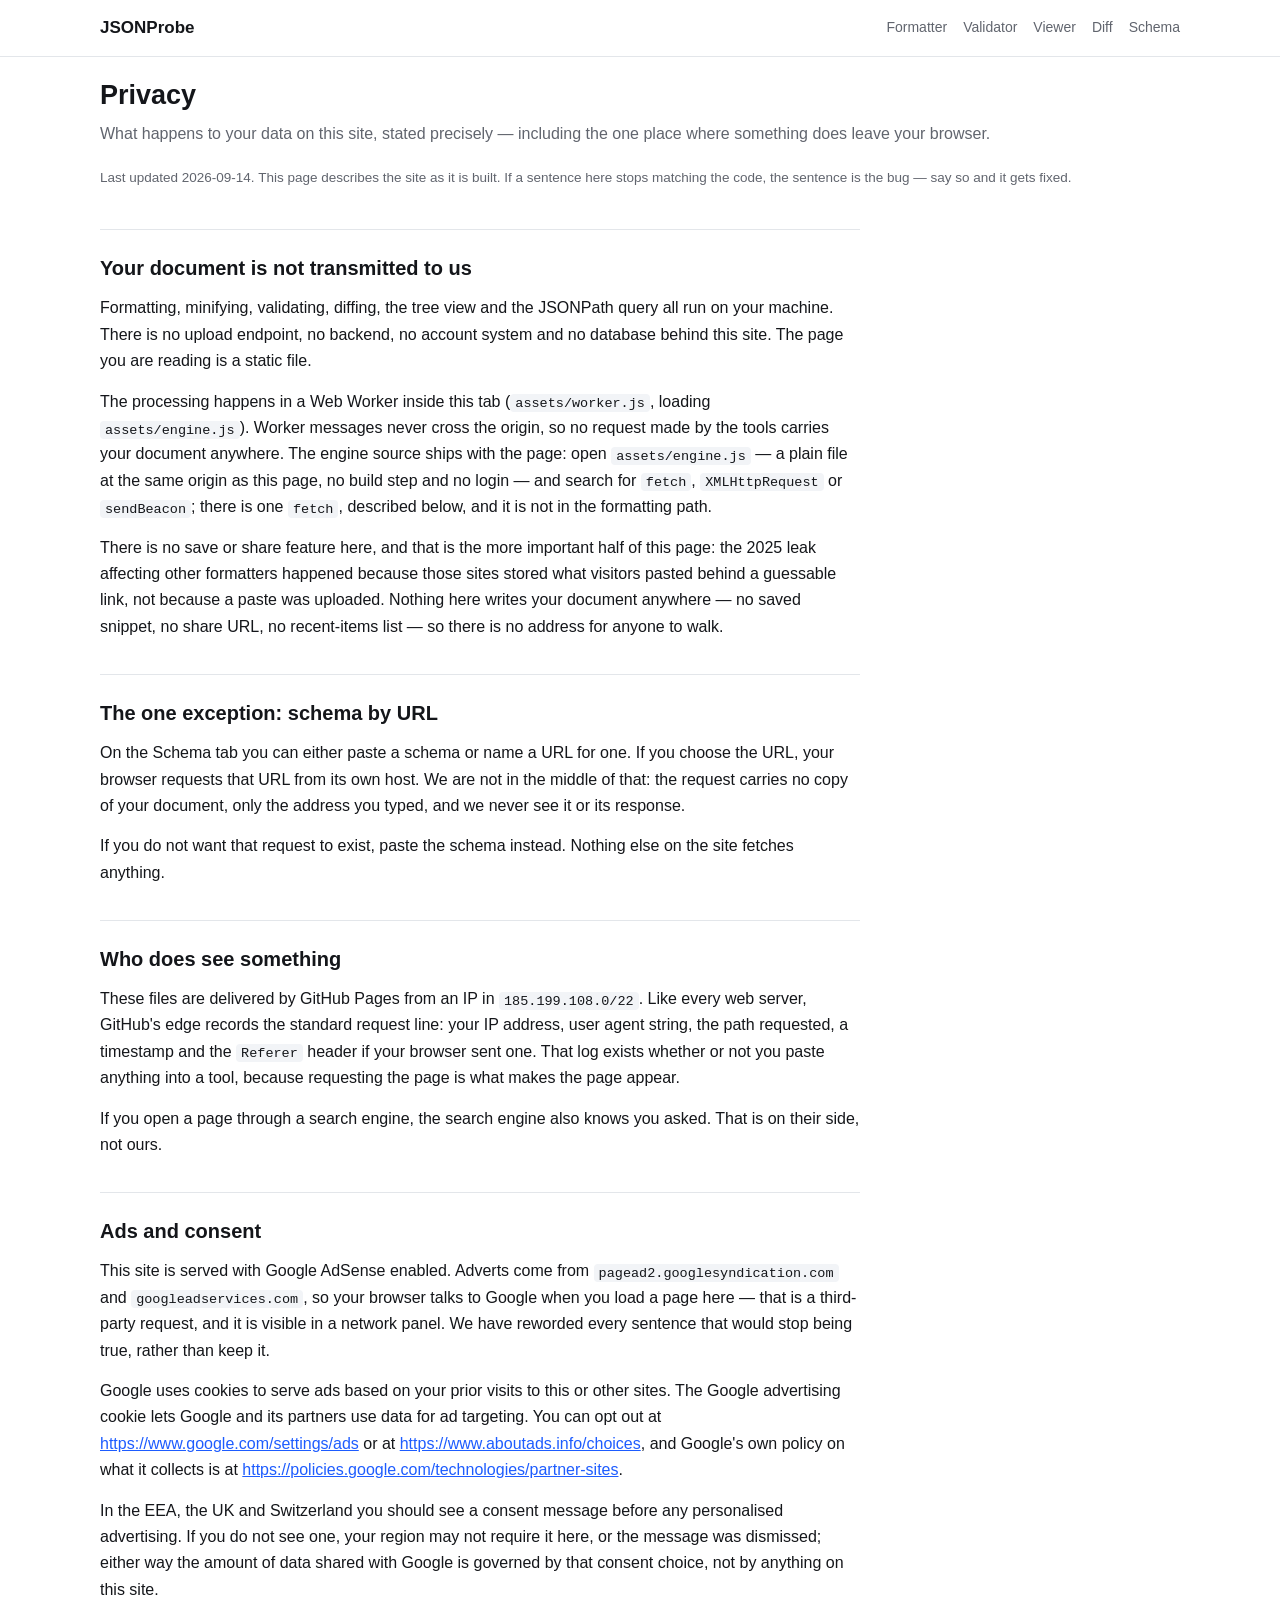
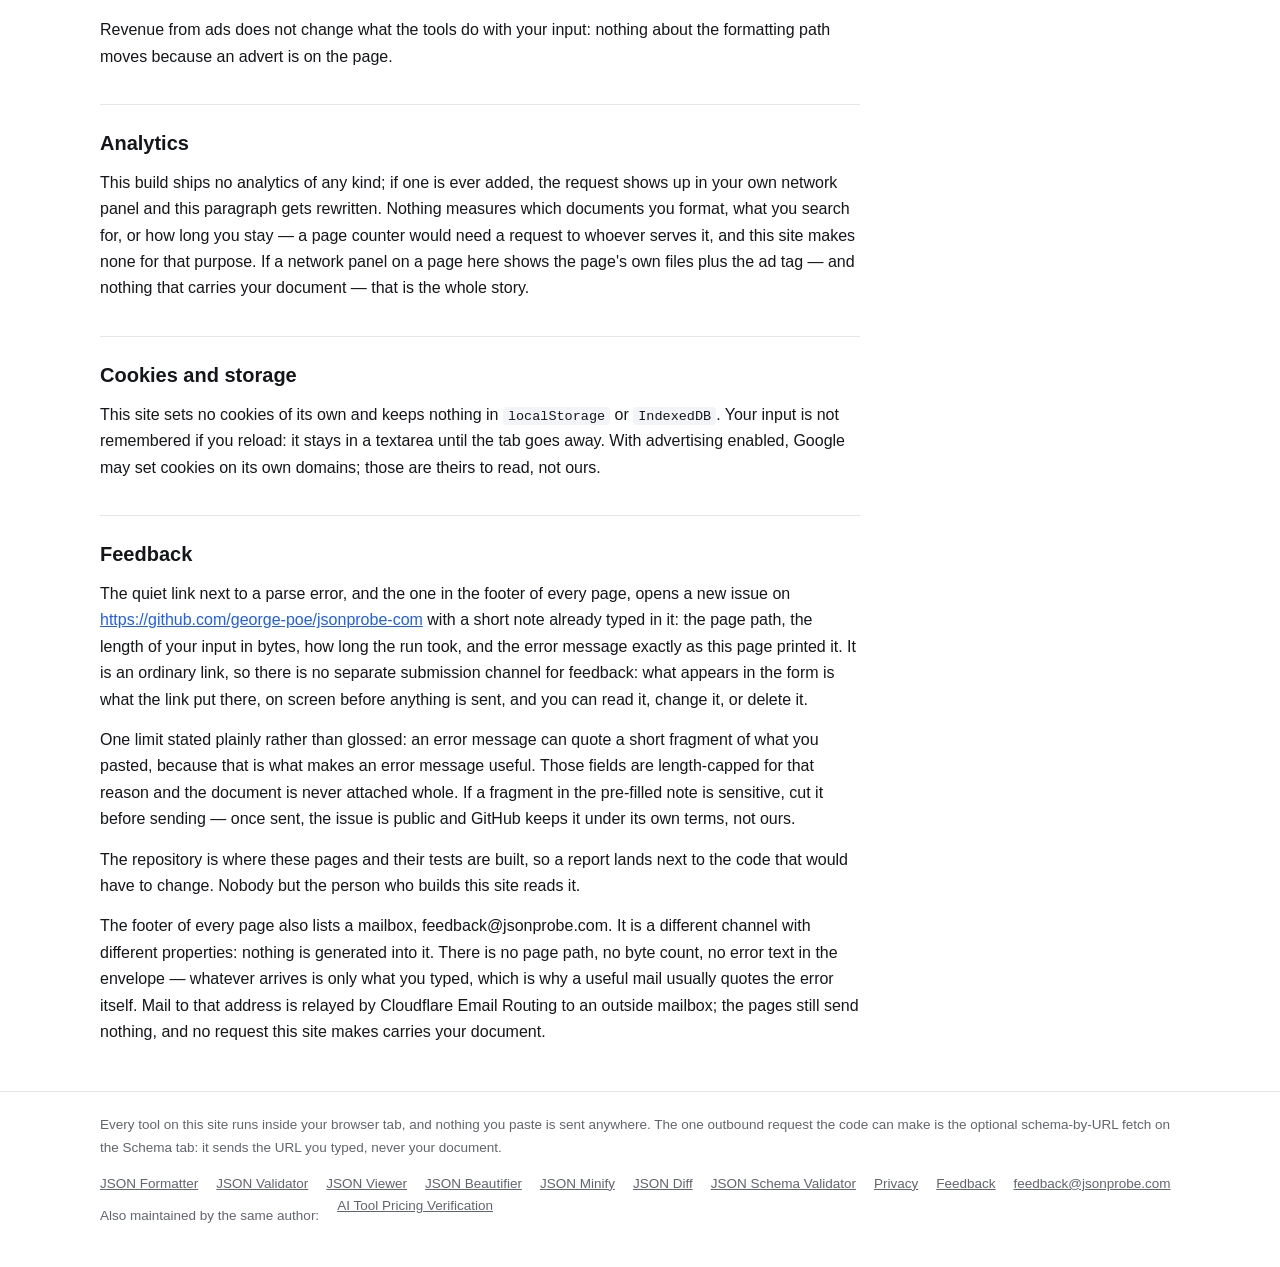
<file: privacy/index.html>
<!doctype html>
<html lang="en">
<head>
<meta charset="utf-8">
<meta name="viewport" content="width=device-width, initial-scale=1">
<title>Privacy — JSONProbe</title>
<meta name="description" content="What happens to your data on this site, stated precisely — including the one place where something does leave your browser.">
<meta property="og:type" content="website">
<meta property="og:site_name" content="JSONProbe">
<meta property="og:title" content="Privacy — JSONProbe">
<meta property="og:description" content="What happens to your data on this site, stated precisely — including the one place where something does leave your browser.">
<meta property="og:url" content="https://jsonprobe.com/privacy/">
<meta name="twitter:card" content="summary">
<link rel="icon" href="data:image/svg+xml,%3Csvg xmlns='http://www.w3.org/2000/svg' viewBox='0 0 32 32'%3E%3Crect width='32' height='32' rx='7' fill='%231d5cff'/%3E%3Ctext x='16' y='23' font-size='17' font-family='monospace' fill='%23fff' text-anchor='middle'%3E%7B%7D%3C/text%3E%3C/svg%3E">
<link rel="apple-touch-icon" href="/logo-192.png">
<meta property="og:image" content="https://jsonprobe.com/logo.png">
<meta name="twitter:image" content="https://jsonprobe.com/logo.png">
  <meta name="robots" content="noindex,follow">
<link rel="canonical" href="https://jsonprobe.com/privacy/">
<link rel="stylesheet" href="/assets/style.css">
<script type="application/ld+json">{"@context":"https://schema.org","@type":"PrivacyPolicy","name":"Privacy","url":"https://jsonprobe.com/privacy/","dateModified":"2026-09-14"}</script>
</head>
<body>
<header class="site">
  <div class="wrap">
    <a class="brand" href="/">JSONProbe</a>
    <nav>
      <a href="/json-formatter/">Formatter</a>
      <a href="/json-validator/">Validator</a>
      <a href="/json-viewer/">Viewer</a>
      <a href="/json-diff/">Diff</a>
      <a href="/json-schema-validator/">Schema</a>
    </nav>
  </div>
</header>
<main class="wrap">
  <h1>Privacy</h1>
  <p class="lede">What happens to your data on this site, stated precisely — including the one place where something does leave your browser.</p>
  <p class="note">Last updated 2026-09-14. This page describes the site as it is built. If a sentence here stops matching the code, the sentence is the bug — say so and it gets fixed.</p>
  <div class="prose">
  <h2 id="your-document-is-not-transmitted-to-us">Your document is not transmitted to us</h2>
      <p>Formatting, minifying, validating, diffing, the tree view and the JSONPath query all run on your machine. There is no upload endpoint, no backend, no account system and no database behind this site. The page you are reading is a static file.</p>
      <p>The processing happens in a Web Worker inside this tab (<code>assets/worker.js</code>, loading <code>assets/engine.js</code>). Worker messages never cross the origin, so no request made by the tools carries your document anywhere. The engine source ships with the page: open <code>assets/engine.js</code> — a plain file at the same origin as this page, no build step and no login — and search for <code>fetch</code>, <code>XMLHttpRequest</code> or <code>sendBeacon</code>; there is one <code>fetch</code>, described below, and it is not in the formatting path.</p>
      <p>There is no save or share feature here, and that is the more important half of this page: the 2025 leak affecting other formatters happened because those sites stored what visitors pasted behind a guessable link, not because a paste was uploaded. Nothing here writes your document anywhere — no saved snippet, no share URL, no recent-items list — so there is no address for anyone to walk.</p>
  <h2 id="the-one-exception-schema-by-url">The one exception: schema by URL</h2>
      <p>On the Schema tab you can either paste a schema or name a URL for one. If you choose the URL, your browser requests that URL from its own host. We are not in the middle of that: the request carries no copy of your document, only the address you typed, and we never see it or its response.</p>
      <p>If you do not want that request to exist, paste the schema instead. Nothing else on the site fetches anything.</p>
  <h2 id="who-does-see-something">Who does see something</h2>
      <p>These files are delivered by GitHub Pages from an IP in <code>185.199.108.0/22</code>. Like every web server, GitHub's edge records the standard request line: your IP address, user agent string, the path requested, a timestamp and the <code>Referer</code> header if your browser sent one. That log exists whether or not you paste anything into a tool, because requesting the page is what makes the page appear.</p>
      <p>If you open a page through a search engine, the search engine also knows you asked. That is on their side, not ours.</p>
  <h2 id="ads-and-consent">Ads and consent</h2>
      <p>This site is served with Google AdSense enabled. Adverts come from <code>pagead2.googlesyndication.com</code> and <code>googleadservices.com</code>, so your browser talks to Google when you load a page here — that is a third-party request, and it is visible in a network panel. We have reworded every sentence that would stop being true, rather than keep it.</p>
      <p>Google uses cookies to serve ads based on your prior visits to this or other sites. The Google advertising cookie lets Google and its partners use data for ad targeting. You can opt out at <a href="https://www.google.com/settings/ads">https://www.google.com/settings/ads</a> or at <a href="https://www.aboutads.info/choices">https://www.aboutads.info/choices</a>, and Google's own policy on what it collects is at <a href="https://policies.google.com/technologies/partner-sites">https://policies.google.com/technologies/partner-sites</a>.</p>
      <p>In the EEA, the UK and Switzerland you should see a consent message before any personalised advertising. If you do not see one, your region may not require it here, or the message was dismissed; either way the amount of data shared with Google is governed by that consent choice, not by anything on this site.</p>
      <p>Revenue from ads does not change what the tools do with your input: nothing about the formatting path moves because an advert is on the page.</p>
  <h2 id="analytics">Analytics</h2>
      <p>This build ships no analytics of any kind; if one is ever added, the request shows up in your own network panel and this paragraph gets rewritten. Nothing measures which documents you format, what you search for, or how long you stay — a page counter would need a request to whoever serves it, and this site makes none for that purpose. If a network panel on a page here shows the page's own files plus the ad tag — and nothing that carries your document — that is the whole story.</p>
  <h2 id="cookies-and-storage">Cookies and storage</h2>
      <p>This site sets no cookies of its own and keeps nothing in <code>localStorage</code> or <code>IndexedDB</code>. Your input is not remembered if you reload: it stays in a textarea until the tab goes away. With advertising enabled, Google may set cookies on its own domains; those are theirs to read, not ours.</p>
  <h2 id="feedback">Feedback</h2>
      <p>The quiet link next to a parse error, and the one in the footer of every page, opens a new issue on <a href="https://github.com/george-poe/jsonprobe-com">https://github.com/george-poe/jsonprobe-com</a> with a short note already typed in it: the page path, the length of your input in bytes, how long the run took, and the error message exactly as this page printed it. It is an ordinary link, so there is no separate submission channel for feedback: what appears in the form is what the link put there, on screen before anything is sent, and you can read it, change it, or delete it.</p>
      <p>One limit stated plainly rather than glossed: an error message can quote a short fragment of what you pasted, because that is what makes an error message useful. Those fields are length-capped for that reason and the document is never attached whole. If a fragment in the pre-filled note is sensitive, cut it before sending — once sent, the issue is public and GitHub keeps it under its own terms, not ours.</p>
      <p>The repository is where these pages and their tests are built, so a report lands next to the code that would have to change. Nobody but the person who builds this site reads it.</p>
      <p>The footer of every page also lists a mailbox, feedback@jsonprobe.com. It is a different channel with different properties: nothing is generated into it. There is no page path, no byte count, no error text in the envelope — whatever arrives is only what you typed, which is why a useful mail usually quotes the error itself. Mail to that address is relayed by Cloudflare Email Routing to an outside mailbox; the pages still send nothing, and no request this site makes carries your document.</p>
  </div>

</main>
<footer class="site">
  <div class="wrap">
    <p>Every tool on this site runs inside your browser tab, and nothing you paste is sent anywhere. The one outbound request the code can make is the optional schema-by-URL fetch on the Schema tab: it sends the URL you typed, never your document.</p>
    <div class="row">
      <a href="/json-formatter/">JSON Formatter</a>
      <a href="/json-validator/">JSON Validator</a>
      <a href="/json-viewer/">JSON Viewer</a>
      <a href="/json-beautifier/">JSON Beautifier</a>
      <a href="/json-minify/">JSON Minify</a>
      <a href="/json-diff/">JSON Diff</a>
      <a href="/json-schema-validator/">JSON Schema Validator</a>
      <a href="/privacy/">Privacy</a>
<a href="https://github.com/george-poe/jsonprobe-com/issues/new?title=Feedback" target="_blank" rel="noopener">Feedback</a> <a href="mailto:feedback@jsonprobe.com?subject=Feedback">feedback@jsonprobe.com</a>
    </div>
    <div class="row">
      <span class="note">Also maintained by the same author:</span>
      <a href="https://verifiedprices.com" rel="noopener">AI Tool Pricing Verification</a>
    </div>
  </div>
</footer>
<script async src="https://pagead2.googlesyndication.com/pagead/js/adsbygoogle.js?client=ca-pub-8729073989846623" crossorigin="anonymous"></script>

</body>
</html>
</file>
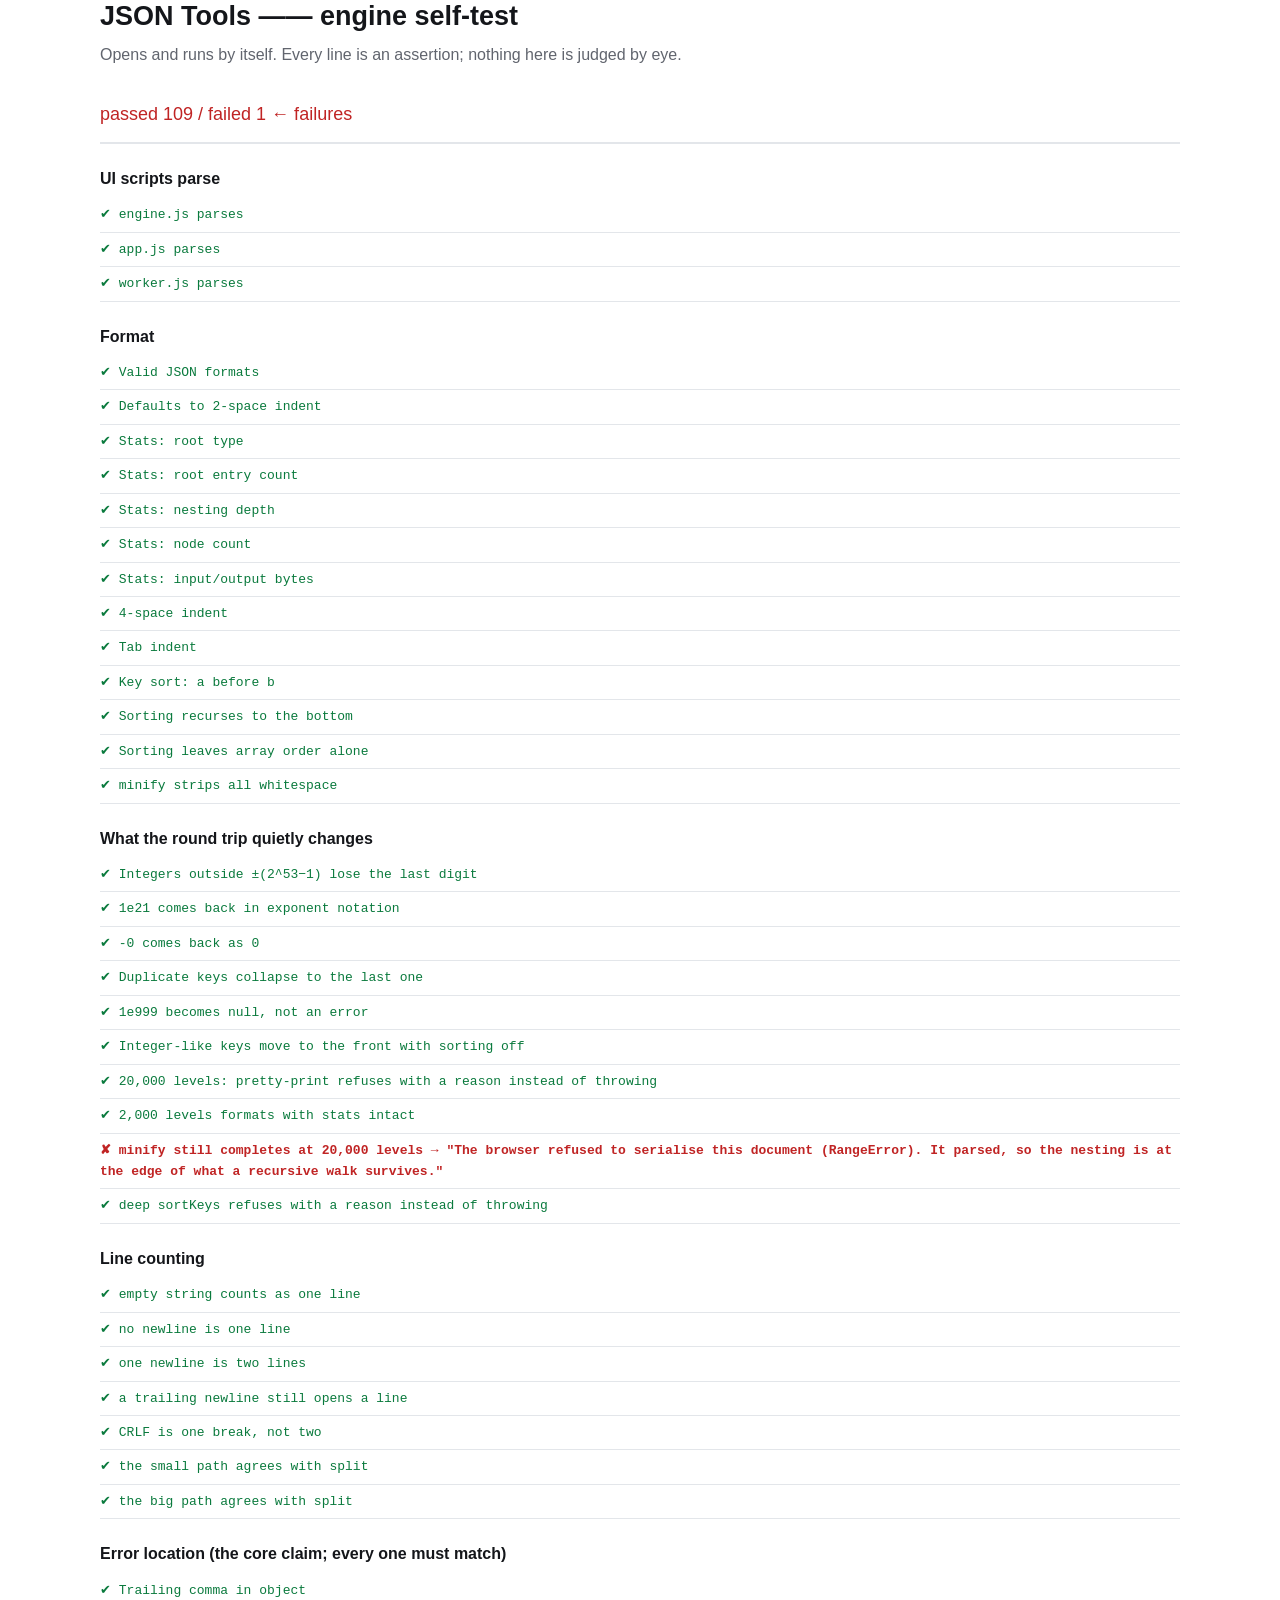
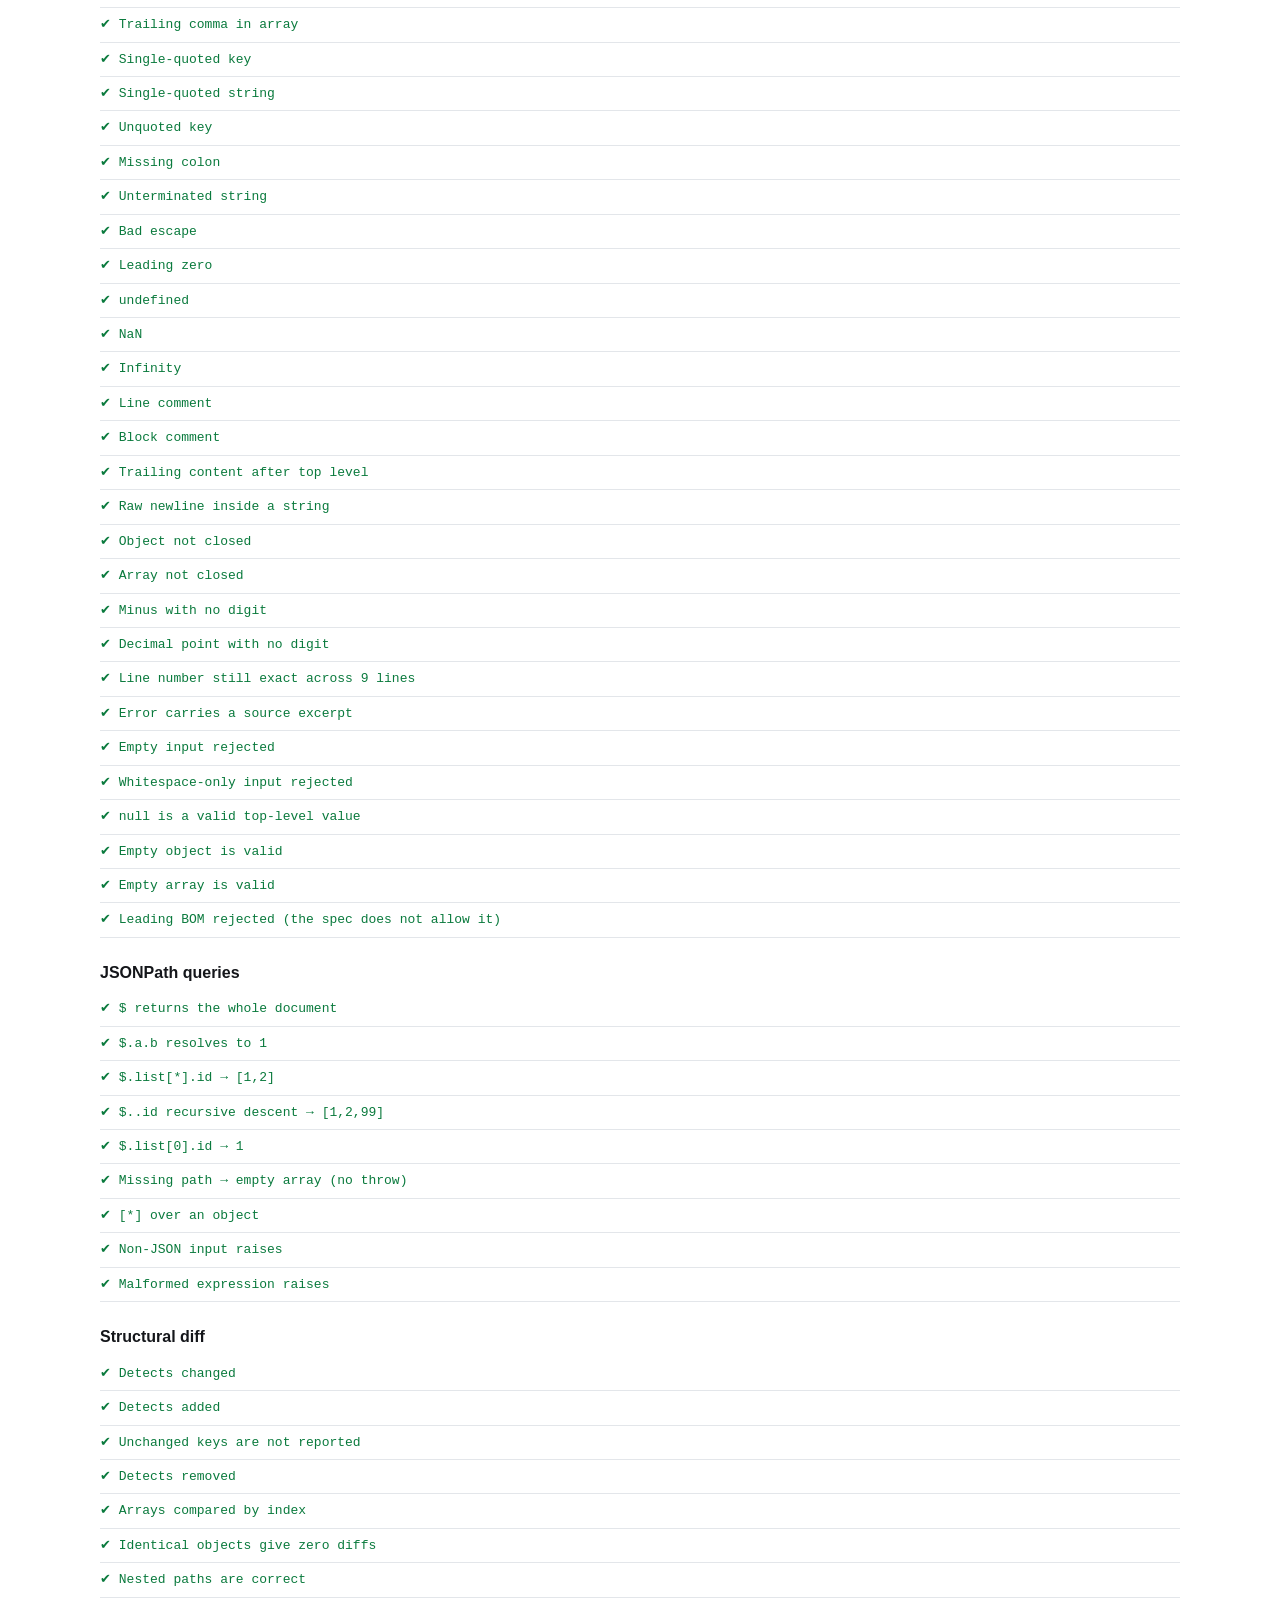
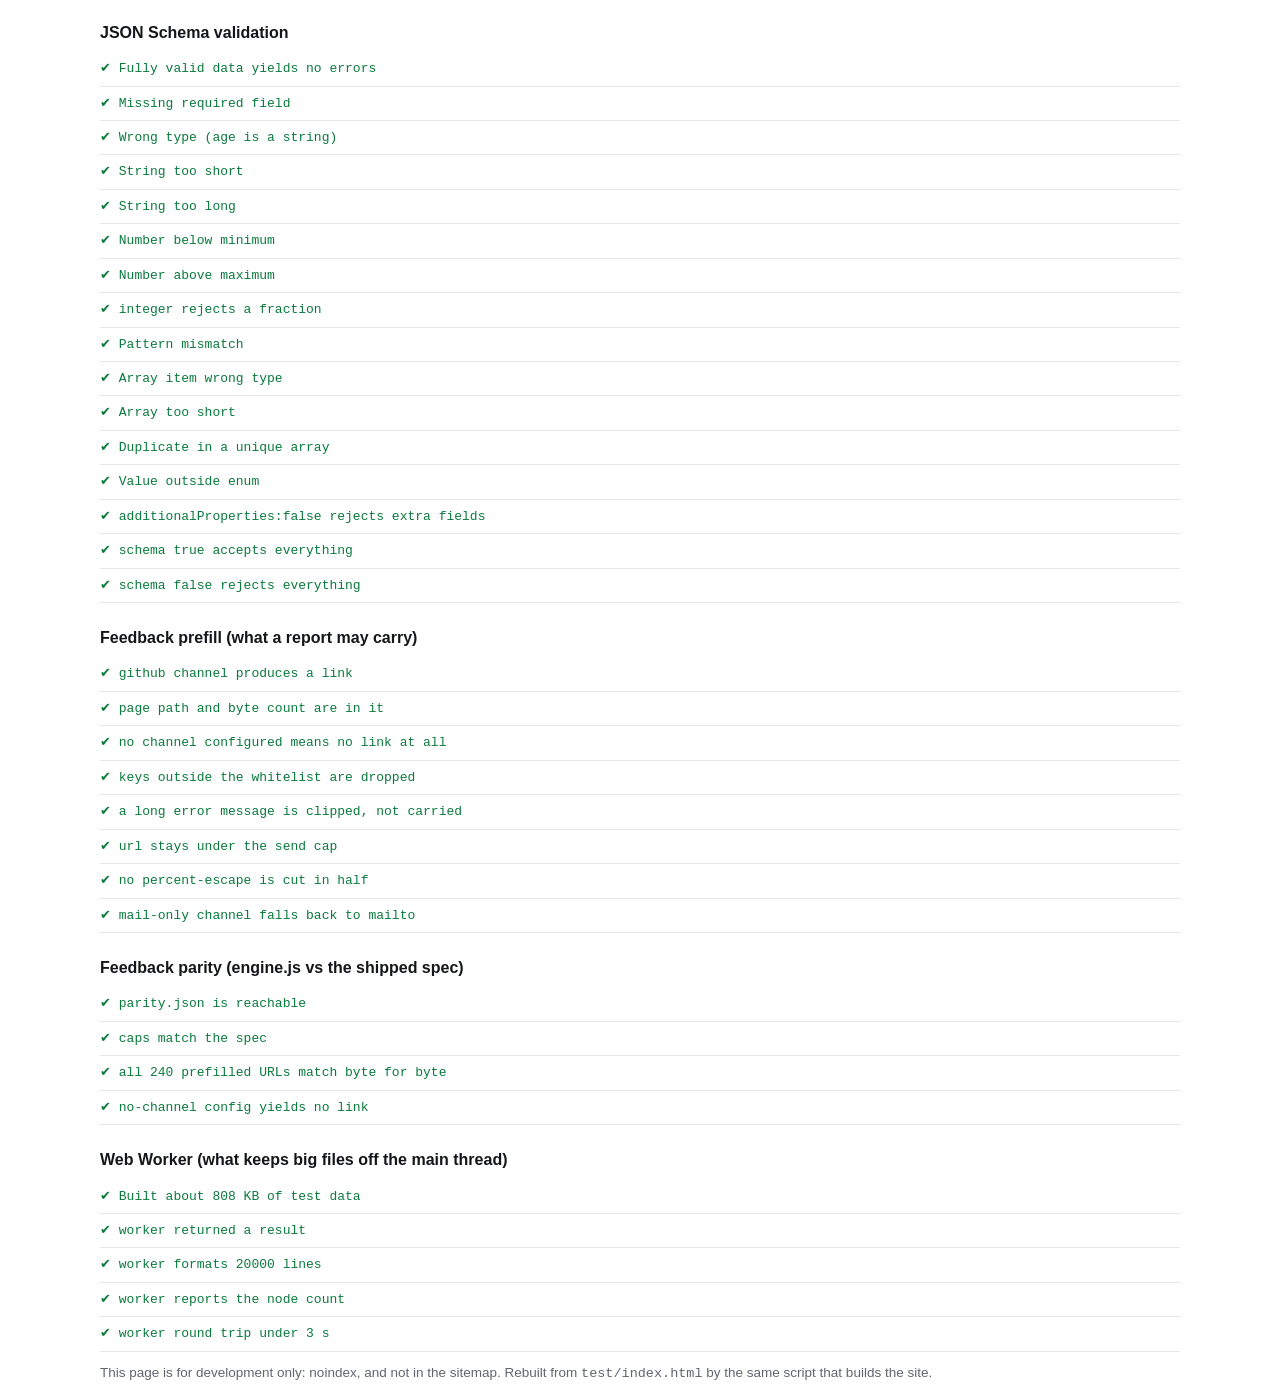
<file: test/index.html>
<!doctype html>
<html lang="zh">
<head>
<meta charset="utf-8">
<meta name="robots" content="noindex,nofollow">
<title>JSON Tools — engine self-test</title>
<link rel="stylesheet" href="/assets/style.css">
<style>
  .row { padding: 6px 0; border-bottom: 1px solid var(--line); font-family: var(--mono); font-size: 13px; }
  .ok { color: var(--ok); }
  .fail { color: var(--err); font-weight: 600; }
  .grp { font-weight: 700; margin: 22px 0 6px; font-family: inherit; }
  .sum { position: sticky; top: 0; background: var(--bg); padding: 12px 0; border-bottom: 2px solid var(--line); font-size: 18px; }
</style>
</head>
<body>
<main class="wrap">
  <h1>JSON Tools —— engine self-test</h1>
  <p class="lede">Opens and runs by itself. Every line is an assertion; nothing here is judged by eye.</p>
  <div class="sum" id="sum">Running…</div>
  <div id="results"></div>
  <p class="note">This page is for development only: noindex, and not in the sitemap. Rebuilt from <code>test/index.html</code> by the same script that builds the site.</p>
</main>

<script src="/assets/engine.js"></script>
<script>
(function () {
  "use strict";
  var E = window.JSONEngine;
  var box = document.getElementById("results");
  var pass = 0, fail = 0, group = null;

  function g(name) {
    group = document.createElement("div");
    group.className = "grp";
    group.textContent = name;
    box.appendChild(group);
  }
  function t(name, cond, extra) {
    var d = document.createElement("div");
    d.className = "row " + (cond ? "ok" : "fail");
    d.textContent = (cond ? "✔ " : "✘ ") + name +
      (cond || extra === undefined ? "" : "   → " + JSON.stringify(extra));
    box.appendChild(d);
    cond ? pass++ : fail++;
    var s = document.getElementById("sum");
    s.textContent = "passed " + pass + " / failed " + fail;
    s.style.color = fail ? "var(--err)" : "var(--ok)";
  }

  /* ── the UI scripts must parse ──
     one missing `+` (two string literals side by side) was enough to kill the whole site
     silently: the page looked fine, the buttons did nothing, and every assertion below stayed
     green because they only read engine.js output. This group is deliberately FIRST: today a
     syntax error in engine.js threw on the very next assertion, so the run died before the
     check that names the real problem ever executed. Order here is the fix, not decoration. */
  g("UI scripts parse");
  ["/assets/engine.js", "/assets/app.js", "/assets/worker.js"].forEach(function (rel) {
    var ok = false, why = "";
    try {
      var x = new XMLHttpRequest();
      x.open("GET", rel, false);
      x.send();
      if (x.status === 200) { new Function(x.responseText); ok = true; }
      else { why = "HTTP " + x.status; }
    } catch (e) { why = e.name + ": " + e.message; }
    t(rel.split("/").pop() + " parses", ok, why);
  });

  /* ── formatting ── */
  g("Format");
  var r = E.format('{"b":1,"a":[1,2,{"c":"x"}]}');
  t("Valid JSON formats", r.ok, r.error);
  t("Defaults to 2-space indent", r.ok && r.output.indexOf('\n  "b"') >= 0, r.ok && r.output);
  t("Stats: root type", r.ok && r.stats.rootType === "object", r.ok && r.stats.rootType);
  t("Stats: root entry count", r.ok && r.stats.rootSize === 2, r.ok && r.stats.rootSize);
  t("Stats: nesting depth", r.ok && r.stats.depth === 3, r.ok && r.stats.depth);
  t("Stats: node count", r.ok && r.stats.nodes === 7, r.ok && r.stats.nodes);
  t("Stats: input/output bytes", r.ok && r.stats.bytesIn === 27 && r.stats.bytesOut > 27, r.ok && r.stats);

  var s4 = E.format('{"a":{"b":1}}', { indent: "4" });
  t("4-space indent", s4.ok && s4.output.indexOf('\n    "a"') >= 0, s4.ok && s4.output);
  var stab = E.format('{"a":{"b":1}}', { indent: "tab" });
  t("Tab indent", stab.ok && stab.output.indexOf('\n\t"a"') >= 0, stab.ok && stab.output);
  var ssort = E.format('{"b":1,"a":2}', { sortKeys: true });
  t("Key sort: a before b", ssort.ok && ssort.output.indexOf('"a"') < ssort.output.indexOf('"b"'));
  var sdeep = E.format('{"z":{"b":1,"a":2}}', { sortKeys: true });
  t("Sorting recurses to the bottom", sdeep.ok && sdeep.output.indexOf('"a"') < sdeep.output.indexOf('"b"'));
  var sarr = E.format('{"a":[3,1,2]}', { sortKeys: true });
  t("Sorting leaves array order alone", sarr.ok && sarr.output.indexOf("3") < sarr.output.indexOf("1"));
  var smin = E.format('{ "a" : 1 }', { minify: true });
  t("minify strips all whitespace", smin.ok && smin.output === '{"a":1}', smin.ok && smin.output);

  /* ── what a round trip quietly changes: the four claims in the copy need assertions behind them ── */
  g("What the round trip quietly changes");
  var bign = E.format('{"id":9007199254740993}');
  t("Integers outside ±(2^53−1) lose the last digit",
    bign.ok && JSON.parse(bign.output).id === 9007199254740992, bign.ok && bign.output);
  var expo = E.format('{"n":1e21}');
  t("1e21 comes back in exponent notation",
    expo.ok && expo.output.indexOf("1e+21") >= 0, expo.ok && expo.output);
  var negz = E.format('{"n":-0}');
  t("-0 comes back as 0", negz.ok && !Object.is(JSON.parse(negz.output).n, -0),
    negz.ok && negz.output);
  var dup = E.format('{"a":1,"a":2}');
  t("Duplicate keys collapse to the last one",
    dup.ok && JSON.parse(dup.output).a === 2, dup.ok && dup.output);
  var inf = E.format('{"n":1e999}');
  t("1e999 becomes null, not an error", inf.ok && inf.output.replace(/\s+/g, "") === '{"n":null}',
    inf.ok && inf.output);
  var korder = E.format('{"b":1,"2":2}');
  t("Integer-like keys move to the front with sorting off",
    korder.ok && korder.output.replace(/\s+/g, "") === '{"2":2,"b":1}', korder.ok && korder.output);

  /* depth: the recursive stats must not take a successful format down with it */
  function deepFmt(d, opt) {
    var s = new Array(d + 1).join("[") + "1" + new Array(d + 1).join("]");
    try { return E.format(s, opt); } catch (e) { return { ok: false, threw: e.name }; }
  }
  var d20 = deepFmt(20000);
  t("20,000 levels: pretty-print refuses with a reason instead of throwing",
    d20.ok === false && d20.threw === undefined &&
    /refused to serialise/.test(d20.error && d20.error.message || ""),
    d20.threw || (d20.error && d20.error.message));
  var d2k = deepFmt(2000);
  t("2,000 levels formats with stats intact",
    d2k.ok === true && d2k.stats && d2k.stats.depth === 2000, d2k.ok && d2k.stats && d2k.stats.depth);
  var m20 = (function () {
    var s = new Array(20001).join("[") + "1" + new Array(20001).join("]");
    try { return E.format(s, { minify: true }); } catch (e) { return { ok: false, threw: e.name }; }
  })();
  t("minify still completes at 20,000 levels", m20.ok === true && m20.threw === undefined,
    m20.threw || (m20.error && m20.error.message));
  var d8s = deepFmt(8000, { sortKeys: true });
  t("deep sortKeys refuses with a reason instead of throwing",
    d8s.ok === false && d8s.threw === undefined && /nests deeper/.test(d8s.error && d8s.error.message || ""),
    d8s.threw || (d8s.error && d8s.error.message));

  /* ── line counting: the number behind the "N lines" readout ── */
  g("Line counting");
  t("empty string counts as one line", E.countLines("") === 1, E.countLines(""));
  t("no newline is one line", E.countLines("abc") === 1, E.countLines("abc"));
  t("one newline is two lines", E.countLines("a\nb") === 2, E.countLines("a\nb"));
  t("a trailing newline still opens a line", E.countLines("a\n") === 2, E.countLines("a\n"));
  t("CRLF is one break, not two", E.countLines("a\r\nb") === 2, E.countLines("a\r\nb"));
  t("the small path agrees with split", (function () {
    var s = new Array(4000).join("x\n");
    return E.countLines(s) === s.split("\n").length;
  })());
  t("the big path agrees with split", (function () {
    // past 2 MB the engine walks with indexOf instead of building an array of every
    // line; it has to agree with split, or the readout is lying about big pastes
    var s = new Array(300001).join("xxxxxxxxxxxxxxxx\n");
    return s.length > 2097152 && E.countLines(s) === s.split("\n").length;
  })());

  /* ── error location ── */
  g("Error location (the core claim; every one must match)");
  function loc(label, text, wantLine, kw) {
    var res = E.format(text);
    var e = res.ok ? null : res.error;
    t(label, !res.ok && e && e.line === wantLine && String(e.message).indexOf(kw) >= 0,
      res.ok ? "Parsed when it should not have" : e);
  }
  loc("Trailing comma in object", '{\n  "a": 1,\n  "b": 2,\n}', 4, "comma");
  loc("Trailing comma in array", "[1, 2,]", 1, "comma");
  loc("Single-quoted key", "{\n  'a': 1\n}", 2, "single-quoted");
  loc("Single-quoted string", '{"a": \'x\'}', 1, "single-quoted");
  loc("Unquoted key", "{\n  foo: 1\n}", 2, "double-quoted");
  loc("Missing colon", '{"a" 1}', 1, "colon");
  loc("Unterminated string", '{"a": "oops}', 1, "Unterminated");
  loc("Bad escape", '{"a": "\\q"}', 1, "escape");
  loc("Leading zero", '{"a": 01}', 1, "leading zero");
  loc("undefined", '{"a": undefined}', 1, "undefined");
  loc("NaN", '{"a": NaN}', 1, "NaN");
  loc("Infinity", '{"a": Infinity}', 1, "Infinity");
  loc("Line comment", '{\n  // hi\n  "a":1\n}', 2, "no comments");
  loc("Block comment", '{\n  /* hi */\n  "a":1\n}', 2, "no comments");
  loc("Trailing content after top level", '{"a":1}{"b":2}', 1, "top level");
  loc("Raw newline inside a string", '{"a": "x\ny"}', 1, "control character");
  loc("Object not closed", '{"a": 1', 1, "Unterminated");
  loc("Array not closed", "[1, 2", 1, "Unterminated");
  loc("Minus with no digit", '{"a": -}', 1, "minus sign");
  loc("Decimal point with no digit", '{"a": 1.}', 1, "decimal point");

  var deep = '{"a":\n\n\n\n\n\n\n\n"b":1}';
  var rd = E.format(deep);
  t("Line number still exact across 9 lines", !rd.ok && rd.error.line === 9, rd.ok ? null : rd.error);
  var ex = E.format('{\n  "a": 1,\n  "b": }\n}');
  t("Error carries a source excerpt", !ex.ok && ex.error.excerpt.length > 0, ex.ok ? null : ex.error);
  t("Empty input rejected", !E.format("").ok);
  t("Whitespace-only input rejected", !E.format("   \n  ").ok);
  t("null is a valid top-level value", E.format("null").ok);
  t("Empty object is valid", E.format("{}").ok);
  t("Empty array is valid", E.format("[]").ok);
  t("Leading BOM rejected (the spec does not allow it)", !E.format("\uFEFF{}").ok);

  /* ── JSONPath ── */
  g("JSONPath queries");
  var doc = JSON.stringify({ a: { b: 1, c: 2 }, list: [{ id: 1 }, { id: 2 }], id: 99 });
  var q = E.query(doc, "$");
  t("$ returns the whole document", q.ok && q.matches.length === 1 && q.matches[0].a);
  var q1 = E.query(doc, "$.a.b");
  t("$.a.b resolves to 1", q1.ok && q1.matches[0] === 1, q1);
  var q2 = E.query(doc, "$.list[*].id");
  t("$.list[*].id → [1,2]", q2.ok && JSON.stringify(q2.matches) === "[1,2]", q2.matches);
  var q3 = E.query(doc, "$..id");
  t("$..id recursive descent → [1,2,99]", q3.ok && q3.matches.length === 3, q3.matches);
  var q4 = E.query(doc, "$.list[0].id");
  t("$.list[0].id → 1", q4.ok && q4.matches[0] === 1, q4.matches);
  var q5 = E.query(doc, "$.nope.deeper");
  t("Missing path → empty array (no throw)", q5.ok && q5.matches.length === 0, q5);
  var q6 = E.query(doc, "$.a[*]");
  t("[*] over an object", q6.ok && q6.matches.length === 2, q6.matches);
  var q7 = E.query("not json", "$.a");
  t("Non-JSON input raises", !q7.ok, q7);
  var q8 = E.query(doc, "$$$");
  t("Malformed expression raises", !q8.ok, q8);

  /* ── Diff ── */
  g("Structural diff");
  var d1 = E.diff({ a: 1, b: 2 }, { a: 1, b: 3, c: 4 });
  t("Detects changed", d1.some(function (x) { return x.path === "$.b" && x.type === "changed"; }), d1);
  t("Detects added", d1.some(function (x) { return x.path === "$.c" && x.type === "added"; }), d1);
  t("Unchanged keys are not reported", !d1.some(function (x) { return x.path === "$.a"; }), d1);
  var d2 = E.diff({ a: 1 }, {});
  t("Detects removed", d2.some(function (x) { return x.path === "$.a" && x.type === "removed"; }), d2);
  var d3 = E.diff({ a: [1, 2] }, { a: [1, 2, 3] });
  t("Arrays compared by index", d3.some(function (x) { return x.path === "$.a[2]" && x.type === "added"; }), d3);
  t("Identical objects give zero diffs", E.diff({ a: 1 }, { a: 1 }).length === 0);
  t("Nested paths are correct", E.diff({ u: { r: "d" } }, { u: { r: "a" } })[0].path === "$.u.r");

  /* ── Schema ── */
  g("JSON Schema validation");
  var sc = {
    type: "object", required: ["name", "age"],
    properties: {
      name: { type: "string", minLength: 2, maxLength: 10 },
      age: { type: "integer", minimum: 0, maximum: 150 },
      email: { type: "string", pattern: "^[^@]+@[^@]+$" },
      tags: { type: "array", items: { type: "string" }, minItems: 1, uniqueItems: true },
      role: { type: "string", enum: ["admin", "dev", "viewer"] }
    }
  };
  function sc_ok(name, data) {
    var errs = E.validateSchema(data, sc);
    t(name, errs.length === 0, errs);
  }
  function sc_bad(name, data, path) {
    var errs = E.validateSchema(data, sc);
    t(name, errs.some(function (e) { return e.path.indexOf(path) === 0; }), errs);
  }
  sc_ok("Fully valid data yields no errors", { name: "Ada", age: 36, email: "a@b.c", tags: ["x"], role: "dev" });
  sc_bad("Missing required field", { age: 3 }, "$");
  sc_bad("Wrong type (age is a string)", { name: "Ada", age: "36" }, "$.age");
  sc_bad("String too short", { name: "A", age: 3 }, "$.name");
  sc_bad("String too long", { name: "0123456789A", age: 3 }, "$.name");
  sc_bad("Number below minimum", { name: "Ada", age: -1 }, "$.age");
  sc_bad("Number above maximum", { name: "Ada", age: 999 }, "$.age");
  sc_bad("integer rejects a fraction", { name: "Ada", age: 3.5 }, "$.age");
  sc_bad("Pattern mismatch", { name: "Ada", age: 3, email: "nope" }, "$.email");
  sc_bad("Array item wrong type", { name: "Ada", age: 3, tags: [1] }, "$.tags");
  sc_bad("Array too short", { name: "Ada", age: 3, tags: [] }, "$.tags");
  sc_bad("Duplicate in a unique array", { name: "Ada", age: 3, tags: ["x", "x"] }, "$.tags");
  sc_bad("Value outside enum", { name: "Ada", age: 3, role: "root" }, "$.role");
  var ap = E.validateSchema({ a: 1, extra: 2 },
    { type: "object", properties: { a: { type: "number" } }, additionalProperties: false });
  t("additionalProperties:false rejects extra fields",
    ap.some(function (e) { return e.path === "$.extra"; }), ap);
  t("schema true accepts everything", E.validateSchema({ anything: 1 }, true).length === 0);
  t("schema false rejects everything", E.validateSchema({ a: 1 }, false).length === 1);

  /* ── feedback prefill ── */
  /* The promise on these pages is narrow and checkable: the pre-filled note carries
     diagnostics, never the document. Checked here because the rule is "a field that
     is not on the list does not reach the URL" — which is exactly the line someone
     breaks by adding one convenient field later. tools/feedback.py audits the call
     sites; these check the builder they lean on. */
  g("Feedback prefill (what a report may carry)");
  var saved = window.SITE_FEEDBACK;
  var CANARY = "SECRET-DOC-42-" + "x".repeat(600);
  window.SITE_FEEDBACK = { repo: "owner/repo", site: "test.example", built: "2026-01-01" };
  var fu = E.reportURL({ bytes: 1234, error: "Unexpected token , at position 5", line: 8 });
  t("github channel produces a link", fu.indexOf("https://github.com/owner/repo/issues/new?title=") === 0, fu.slice(0, 60));
  t("page path and byte count are in it", decodeURIComponent(fu).indexOf("bytes: 1234") >= 0 ||
    decodeURIComponent(fu).indexOf("Bytes: 1234") >= 0, decodeURIComponent(fu).slice(0, 200));
  var off = (function () { delete window.SITE_FEEDBACK; var u = E.reportURL({ bytes: 1 }); window.SITE_FEEDBACK = saved; return u; })();
  t("no channel configured means no link at all", off === "", JSON.stringify(off));
  var leak = E.reportURL({ secretDocument: CANARY, body: CANARY, text: CANARY });
  t("keys outside the whitelist are dropped", leak.indexOf("SECRET-DOC") < 0, leak.slice(0, 120));
  var big = E.reportURL({ error: CANARY });
  var decoded = decodeURIComponent(big);
  var xs = (decoded.match(/x/g) || []).length;
  t("a long error message is clipped, not carried", xs <= E.FB_FIELD_CAP + 8, xs + " x-chars survived");
  var many = {};
  for (var fi = 0; fi < 40; fi++) many["notice"] = CANARY;
  var longUrl = E.reportURL(many);
  t("url stays under the send cap", longUrl.length <= E.FB_URL_CAP, longUrl.length + " chars");
  t("no percent-escape is cut in half", !/%[0-9A-Fa-f]?$/.test(longUrl), longUrl.slice(-24));
  window.SITE_FEEDBACK = { mail: "someone@example.com", site: "test.example" };
  var mailUrl = E.reportURL({ bytes: 7 });
  t("mail-only channel falls back to mailto", mailUrl.indexOf("mailto:someone@example.com?subject=") === 0, mailUrl.slice(0, 50));
  window.SITE_FEEDBACK = saved;

  /* ── parity against the build-time spec ── */
  /* The expected strings in parity.json were produced by tools/fb_parity.py at build
     time; this loop recomputes them with the engine the visitor actually loads. A
     mismatch means one side was edited alone — which never shows up as an error, it
     just makes every report arrive slightly wrong. */
  g("Feedback parity (engine.js vs the shipped spec)");
  var par = null, pwhy = "";
  try {
    var px = new XMLHttpRequest();
    px.open("GET", "parity.json", false);
    px.send();
    if (px.status === 200) par = JSON.parse(px.responseText);
    else pwhy = "HTTP " + px.status;
  } catch (e) { pwhy = e.name + ": " + e.message; }
  t("parity.json is reachable", !!par, pwhy || "absent — build.py writes it into dist/test/");
  if (par) {
    t("caps match the spec", par.caps.field === E.FB_FIELD_CAP && par.caps.url === E.FB_URL_CAP,
      [par.caps, E.FB_FIELD_CAP, E.FB_URL_CAP]);
    var pdiff = null, pn = 0;
    par.rows.forEach(function (r) {
      window.SITE_FEEDBACK = r.cfg;
      var got = E.reportURL(r.extra, r.path);
      window.SITE_FEEDBACK = saved;
      pn++;
      if (pdiff === null && got !== r.out) {
        pdiff = r.id + "\n      want " + r.out.slice(0, 110) + "\n      got  " + got.slice(0, 110);
      }
    });
    t("all " + pn + " prefilled URLs match byte for byte", pdiff === null, pdiff);
    t("no-channel config yields no link", (function () {
      window.SITE_FEEDBACK = { site: "x" };
      var u = E.reportURL({ bytes: 1 });
      window.SITE_FEEDBACK = saved;
      return u === "";
    })());
  }

  /* ── Web Worker ── */
  g("Web Worker (what keeps big files off the main thread)");
  var t0 = Date.now();
  var big = { rows: [] };
  for (var i = 0; i < 20000; i++) big.rows.push({ id: i, name: "row-" + i, ok: i % 2 === 0 });
  var bigText = JSON.stringify(big);
  t("Built about " + Math.round(bigText.length / 1024) + " KB of test data", bigText.length > 500000, bigText.length);

  var w = new Worker("/assets/worker.js");
  var settled = false;
  w.onmessage = function (ev) {
    settled = true;
    var res = ev.data.result;
    t("worker returned a result", !!res);
    t("worker formats 20000 lines", res && res.ok, res && res.error);
    t("worker reports the node count", res && res.ok && res.stats.nodes > 60000, res && res.ok && res.stats.nodes);
    t("worker round trip under 3 s", Date.now() - t0 < 3000, Date.now() - t0 + " ms");
    w.terminate();
    finish();
  };
  w.onerror = function () {
    settled = true;
    t("worker loaded", false, "worker errored");
    finish();
  };
  w.postMessage({ id: 1, op: "format", text: bigText, opt: { indent: "2" } });

  setTimeout(function () {
    if (!settled) {
      t("worker answered within 5 s", false, "timeout — the worker may not have started");
      finish();
    }
  }, 5000);

  function finish() {
    var s = document.getElementById("sum");
    s.textContent = "passed " + pass + " / failed " + fail + (fail ? "  ← failures" : "  ← all green");
    s.style.color = fail ? "var(--err)" : "var(--ok)";
  }
})();
</script>
</body>
</html>
</file>
<file: assets/style.css>
/* no framework, no web fonts, no external requests — the page itself has to be fast.
 * that is both the experience and the differentiator: the #1 sites ship 40-110 KB of HTML. */

:root {
  --bg: #ffffff;
  --fg: #14161a;
  --muted: #61656e;
  --line: #e3e6ea;
  --panel: #f7f8fa;
  --code-bg: #f2f4f7;
  --accent: #1d5cff;
  --ok: #0a7a3d;
  --warn: #9a5b00;
  --err: #c02424;
  --radius: 8px;
  --mono: ui-monospace, SFMono-Regular, "SF Mono", Menlo, Consolas, "Liberation Mono", monospace;
}

@media (prefers-color-scheme: dark) {
  :root {
    --bg: #0e1116;
    --fg: #e8eaee;
    --muted: #9aa1ad;
    --line: #232a33;
    --panel: #151a21;
    --code-bg: #11161c;
    --accent: #6b9bff;
    --ok: #4ec98a;
    --warn: #e0b054;
    --err: #ff7a7a;
  }
}

* { box-sizing: border-box; }

html { -webkit-text-size-adjust: 100%; }

body {
  margin: 0;
  background: var(--bg);
  color: var(--fg);
  font: 16px/1.65 -apple-system, BlinkMacSystemFont, "Segoe UI", Roboto, "Helvetica Neue", Arial, sans-serif;
}

.wrap { max-width: 1120px; margin: 0 auto; padding: 0 20px; }

a { color: var(--accent); }
a:hover { text-decoration: none; }

header.site {
  border-bottom: 1px solid var(--line);
  padding: 14px 0;
  margin-bottom: 22px;
}
header.site .wrap { display: flex; align-items: center; gap: 18px; flex-wrap: wrap; }
header.site .brand { font-weight: 700; font-size: 17px; text-decoration: none; color: var(--fg); }
header.site nav { margin-left: auto; display: flex; gap: 16px; font-size: 14px; }
header.site nav a { color: var(--muted); text-decoration: none; }
header.site nav a:hover { color: var(--fg); }

h1 { font-size: 27px; line-height: 1.25; margin: 0 0 8px; }
h2 { font-size: 20px; margin: 34px 0 10px; }
h3 { font-size: 17px; margin: 24px 0 8px; }
p { margin: 0 0 14px; }
.lede { color: var(--muted); font-size: 16px; margin-bottom: 20px; }

/* ── Tool body ───────────────────────────────────────────── */
.tool { border: 1px solid var(--line); border-radius: var(--radius); overflow: hidden; background: var(--panel); }

.tabs { display: flex; gap: 2px; background: var(--panel); border-bottom: 1px solid var(--line); overflow-x: auto; }
.tabs button {
  font: inherit; font-size: 14px; padding: 11px 15px; border: 0; background: none;
  color: var(--muted); cursor: pointer; white-space: nowrap; border-bottom: 2px solid transparent;
}
.tabs button[aria-selected="true"] { color: var(--fg); border-bottom-color: var(--accent); font-weight: 600; }

.panel { background: var(--bg); padding: 14px; }
.panel[hidden] { display: none; }

.controls { display: flex; flex-wrap: wrap; gap: 10px; align-items: center; margin-bottom: 12px; font-size: 14px; }
.controls label { color: var(--muted); display: inline-flex; align-items: center; gap: 5px; }
select, input[type="text"] {
  font: inherit; font-size: 14px; padding: 6px 9px; border: 1px solid var(--line);
  border-radius: 6px; background: var(--bg); color: var(--fg);
}
input[type="text"] { flex: 1; min-width: 180px; font-family: var(--mono); font-size: 13px; }

button.btn {
  font: inherit; font-size: 14px; padding: 7px 14px; border-radius: 6px; cursor: pointer;
  border: 1px solid var(--line); background: var(--bg); color: var(--fg);
}
button.btn:hover { border-color: var(--accent); color: var(--accent); }
button.btn.primary { background: var(--accent); border-color: var(--accent); color: #fff; font-weight: 600; }
button.btn.primary:hover { opacity: .9; color: #fff; }
button.btn:disabled { opacity: .55; cursor: default; }
button.tiny { font-size: 12.5px; padding: 4px 9px; }

.grid2 { display: grid; grid-template-columns: 1fr 1fr; gap: 12px; }
@media (max-width: 820px) { .grid2 { grid-template-columns: 1fr; } }

.io { position: relative; }
.io .io-head { display: flex; align-items: center; gap: 10px; font-size: 13px; color: var(--muted); margin-bottom: 5px; }
.io .io-head .grow { flex: 1; }

textarea {
  width: 100%; min-height: 240px; resize: vertical; font-family: var(--mono); font-size: 13px;
  line-height: 1.55; padding: 11px; border: 1px solid var(--line); border-radius: 6px;
  background: var(--code-bg); color: var(--fg); tab-size: 2;
}
textarea:focus, input:focus, select:focus { outline: 2px solid var(--accent); outline-offset: -1px; }

pre.outbox {
  margin: 0; min-height: 240px; max-height: 560px; overflow: auto; padding: 11px;
  background: var(--code-bg); border: 1px solid var(--line); border-radius: 6px;
  font-family: var(--mono); font-size: 13px; line-height: 1.55; white-space: pre;
}
pre.outbox.err { color: var(--err); border-color: var(--err); }
pre.outbox.ok { color: var(--ok); border-color: var(--ok); }

.drop {
  margin-top: 10px; border: 1.5px dashed var(--line); border-radius: 6px;
  padding: 12px; text-align: center; color: var(--muted); font-size: 13.5px;
}
.drop.over { border-color: var(--accent); color: var(--accent); }

.errbox {
  margin-top: 10px; border-left: 3px solid var(--err); background: var(--panel);
  padding: 10px 12px; border-radius: 0 6px 6px 0; font-size: 14px;
}
.errbox strong { color: var(--err); }
.err-msg { margin-top: 4px; font-family: var(--mono); font-size: 12.5px; color: var(--muted); }
pre.err-ex {
  margin: 8px 0 0; padding: 8px; background: var(--code-bg); border-radius: 4px;
  font-family: var(--mono); font-size: 12.5px; overflow-x: auto; white-space: pre;
}

.stats { display: flex; flex-wrap: wrap; gap: 8px 16px; margin-top: 10px; font-size: 13px; color: var(--muted); }
.stats b { color: var(--fg); font-weight: 600; }

.note { color: var(--muted); font-size: 13.5px; margin: 10px 0 0; }

/* The feedback link sits next to a failure message, so it stays quiet on
   purpose: a bright button there reads as "we expected this to break". */
.fb {
  display: inline-block; margin-top: 6px; font-size: 12.5px;
  color: var(--muted); text-decoration: underline; text-underline-offset: 2px;
}
.fb:hover { color: var(--accent); }
#stats .fb, .note .fb { margin: 0 0 0 6px; }

.flash {
  margin-left: 8px; font-size: 12.5px; color: var(--ok); background: var(--panel);
  padding: 2px 8px; border-radius: 10px;
}

/* ── Tree view ─────────────────────────────────────────────── */
#tree { max-height: 560px; overflow: auto; font-family: var(--mono); font-size: 13px; line-height: 1.6; }
.tn-kids { padding-left: 18px; border-left: 1px dotted var(--line); margin-left: 5px; }
.tn-head { cursor: pointer; display: block; }
.tn-head:hover .tn-brace { color: var(--accent); }
.tn-head.collapsed .tn-brace::after { content: " …"; color: var(--muted); }
.tn-head.collapsed + .tn-kids { display: none; }
.tn-key-idx { color: var(--muted); }
.tn-key-key { color: var(--accent); }
.tn-val { margin-left: 4px; }
.tn-string { color: var(--ok); }
.tn-number { color: var(--warn); }
.tn-boolean { color: var(--warn); }
.tn-null { color: var(--muted); }
.tn-meta { color: var(--muted); font-size: 12px; margin-left: 6px; }

.try { display: flex; flex-wrap: wrap; gap: 6px; align-items: center; margin: 10px 0 0; font-size: 13px; color: var(--muted); }

/* ── Prose ───────────────────────────────────────────── */
.prose { max-width: 760px; margin-top: 40px; }
.prose h2 { border-top: 1px solid var(--line); padding-top: 22px; }
.prose ul, .prose ol { margin: 0 0 14px; padding-left: 22px; }
.prose li { margin-bottom: 6px; }
.prose code {
  font-family: var(--mono); font-size: 13.5px; background: var(--code-bg);
  padding: 1.5px 5px; border-radius: 4px;
}
.prose pre {
  background: var(--code-bg); padding: 12px; border-radius: 6px; overflow-x: auto;
  font-family: var(--mono); font-size: 13px; line-height: 1.55;
}
.prose table { border-collapse: collapse; width: 100%; margin: 0 0 16px; font-size: 14px; }
.prose th, .prose td { border: 1px solid var(--line); padding: 7px 10px; text-align: left; }
.prose th { background: var(--panel); font-weight: 600; }

details.faq { border-bottom: 1px solid var(--line); padding: 12px 0; }
details.faq summary { cursor: pointer; font-weight: 600; }
details.faq p { margin: 8px 0 0; color: var(--muted); }

.cta-row { margin: 14px 0 2px; display: flex; flex-wrap: wrap; gap: 10px }
.cta { display: inline-block; padding: 8px 14px; border: 1px solid currentColor;
       border-radius: 6px; text-decoration: none; font-weight: 600 }
.cta:hover { opacity: .82 }
.disclosure {
  border: 1px solid var(--line); border-left: 3px solid var(--accent);
  background: var(--panel); padding: 10px 13px; border-radius: 0 6px 6px 0;
  font-size: 13.5px; color: var(--muted); margin: 0 0 20px;
}

.adslot {
  border: 1px dashed var(--line); border-radius: 6px; padding: 14px; text-align: center;
  color: var(--muted); font-size: 12.5px; margin: 22px 0; min-height: 92px;
  display: flex; align-items: center; justify-content: center;
}

footer.site {
  border-top: 1px solid var(--line); margin-top: 46px; padding: 22px 0 40px;
  color: var(--muted); font-size: 13.5px;
}
footer.site a { color: var(--muted); }
footer.site .row { display: flex; flex-wrap: wrap; gap: 8px 18px; }

.cards { display: grid; grid-template-columns: repeat(auto-fill, minmax(240px, 1fr)); gap: 12px; margin: 18px 0; }
.card {
  border: 1px solid var(--line); border-radius: var(--radius); padding: 14px;
  text-decoration: none; color: var(--fg); display: block;
}
.card:hover { border-color: var(--accent); }
.card .t { font-weight: 600; margin-bottom: 4px; }
.card .d { color: var(--muted); font-size: 13.5px; }
</file>
